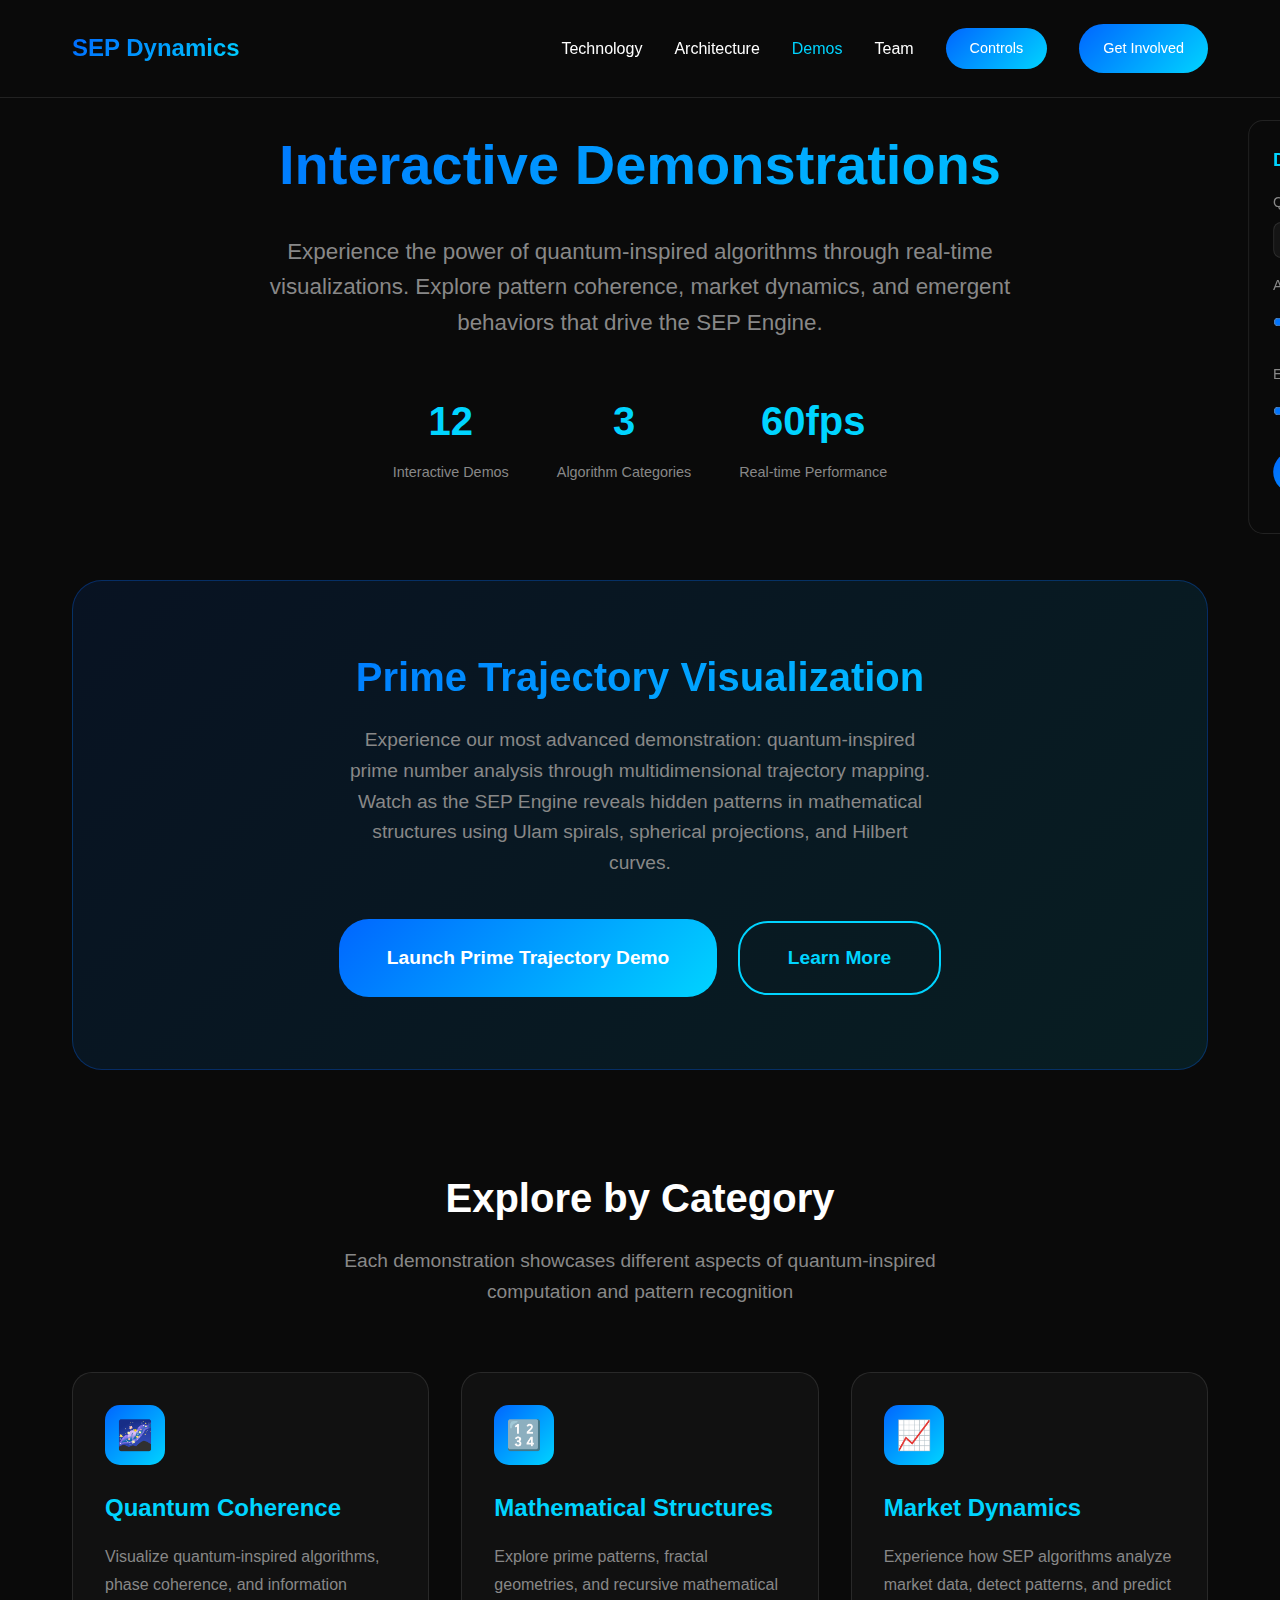
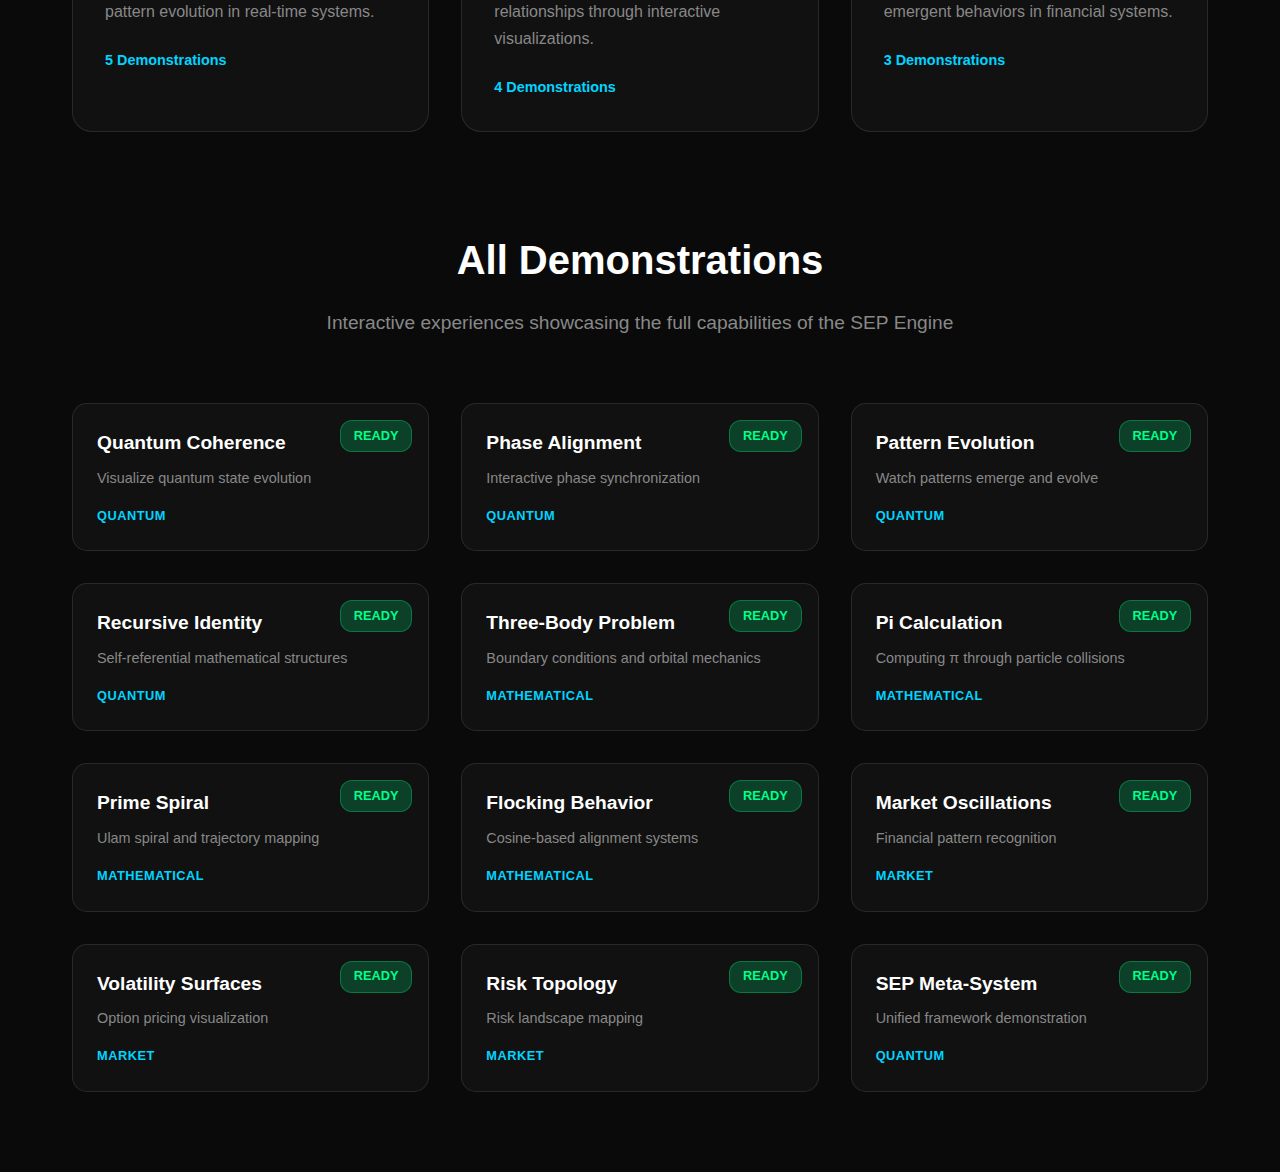
<file: demos.html>
<!DOCTYPE html>
<html lang="en">
<head>
    <meta charset="UTF-8">
    <meta name="viewport" content="width=device-width, initial-scale=1.0">
    <title>Interactive Demos - SEP Dynamics</title>
    <meta name="description" content="Experience the power of quantum-inspired algorithms through interactive demonstrations of SEP Engine capabilities">
    <style>
        * {
            margin: 0;
            padding: 0;
            box-sizing: border-box;
        }

        :root {
            --primary: #0066ff;
            --secondary: #00d4ff;
            --dark: #0a0a0a;
            --light: #ffffff;
            --gray: #888;
            --gradient: linear-gradient(135deg, var(--primary), var(--secondary));
            --success: #00ff88;
        }

        body {
            font-family: -apple-system, BlinkMacSystemFont, 'Segoe UI', Roboto, sans-serif;
            background: var(--dark);
            color: var(--light);
            overflow-x: hidden;
            line-height: 1.6;
        }

        /* Navigation */
        nav {
            position: fixed;
            top: 0;
            width: 100%;
            backdrop-filter: blur(20px);
            background: rgba(10, 10, 10, 0.8);
            z-index: 1000;
            padding: 1.5rem 0;
            border-bottom: 1px solid rgba(255, 255, 255, 0.1);
        }

        .nav-container {
            max-width: 1200px;
            margin: 0 auto;
            padding: 0 2rem;
            display: flex;
            justify-content: space-between;
            align-items: center;
        }

        .logo {
            font-size: 1.5rem;
            font-weight: bold;
            background: var(--gradient);
            -webkit-background-clip: text;
            -webkit-text-fill-color: transparent;
        }

        .nav-links {
            display: flex;
            gap: 2rem;
            align-items: center;
        }

        .nav-links a {
            color: var(--light);
            text-decoration: none;
            transition: color 0.3s;
        }

        .nav-links a:hover {
            color: var(--secondary);
        }

        .nav-button {
            background: var(--gradient);
            padding: 0.8rem 1.5rem;
            border-radius: 25px;
            color: var(--light) !important;
            text-decoration: none;
            transition: all 0.3s;
            border: none;
            cursor: pointer;
            font-size: 0.9rem;
        }

        .nav-button:hover {
            transform: translateY(-2px);
            box-shadow: 0 10px 25px rgba(0, 102, 255, 0.3);
        }

        /* Main Content */
        .main-content {
            padding-top: 120px;
            padding-bottom: 80px;
        }

        .container {
            max-width: 1200px;
            margin: 0 auto;
            padding: 0 2rem;
        }

        /* Hero Section */
        .hero-section {
            text-align: center;
            margin-bottom: 6rem;
        }

        .hero-section h1 {
            font-size: 3.5rem;
            margin-bottom: 1.5rem;
            background: var(--gradient);
            -webkit-background-clip: text;
            -webkit-text-fill-color: transparent;
        }

        .hero-section .subtitle {
            font-size: 1.4rem;
            color: var(--gray);
            max-width: 800px;
            margin: 0 auto 2rem;
        }

        .hero-stats {
            display: flex;
            justify-content: center;
            gap: 3rem;
            margin-top: 3rem;
        }

        .stat-item {
            text-align: center;
        }

        .stat-value {
            font-size: 2.5rem;
            font-weight: bold;
            color: var(--secondary);
            margin-bottom: 0.5rem;
        }

        .stat-label {
            color: var(--gray);
            font-size: 0.9rem;
        }

        /* Featured Demo Section */
        .featured-demo {
            background: linear-gradient(135deg, rgba(0, 102, 255, 0.1) 0%, rgba(0, 212, 255, 0.1) 100%);
            border: 1px solid rgba(0, 102, 255, 0.3);
            border-radius: 30px;
            padding: 4rem;
            text-align: center;
            margin: 4rem 0;
        }

        .featured-demo h2 {
            font-size: 2.5rem;
            margin-bottom: 1rem;
            background: var(--gradient);
            -webkit-background-clip: text;
            -webkit-text-fill-color: transparent;
        }

        .featured-demo p {
            font-size: 1.2rem;
            color: var(--gray);
            margin-bottom: 2rem;
            max-width: 600px;
            margin-left: auto;
            margin-right: auto;
        }

        .featured-demo-button {
            background: var(--gradient);
            color: var(--light);
            padding: 1.5rem 3rem;
            border: none;
            border-radius: 30px;
            font-size: 1.2rem;
            font-weight: 600;
            cursor: pointer;
            text-decoration: none;
            display: inline-block;
            transition: all 0.3s;
            margin: 0.5rem;
        }

        .featured-demo-button:hover {
            transform: translateY(-3px);
            box-shadow: 0 15px 35px rgba(0, 102, 255, 0.4);
        }

        .featured-demo-button.secondary {
            background: transparent;
            color: var(--secondary);
            border: 2px solid var(--secondary);
        }

        .featured-demo-button.secondary:hover {
            background: var(--secondary);
            color: var(--dark);
        }

        /* Demo Categories */
        .demo-categories {
            margin: 6rem 0;
        }

        .section-header {
            text-align: center;
            margin-bottom: 4rem;
        }

        .section-header h2 {
            font-size: 2.5rem;
            margin-bottom: 1rem;
        }

        .section-header p {
            color: var(--gray);
            font-size: 1.2rem;
            max-width: 700px;
            margin: 0 auto;
        }

        .category-grid {
            display: grid;
            grid-template-columns: repeat(auto-fit, minmax(350px, 1fr));
            gap: 2rem;
            margin-top: 3rem;
        }

        .category-card {
            background: rgba(255, 255, 255, 0.03);
            border: 1px solid rgba(255, 255, 255, 0.1);
            border-radius: 20px;
            padding: 2rem;
            transition: all 0.3s;
            cursor: pointer;
        }

        .category-card:hover {
            transform: translateY(-5px);
            border-color: rgba(0, 102, 255, 0.3);
            background: rgba(0, 102, 255, 0.05);
        }

        .category-icon {
            width: 60px;
            height: 60px;
            background: var(--gradient);
            border-radius: 15px;
            display: flex;
            align-items: center;
            justify-content: center;
            font-size: 1.8rem;
            margin-bottom: 1.5rem;
        }

        .category-card h3 {
            font-size: 1.5rem;
            margin-bottom: 1rem;
            color: var(--secondary);
        }

        .category-card p {
            color: var(--gray);
            line-height: 1.7;
            margin-bottom: 1.5rem;
        }

        .demo-count {
            color: var(--secondary);
            font-size: 0.9rem;
            font-weight: 600;
        }

        /* Demo Grid */
        .demo-grid {
            display: grid;
            grid-template-columns: repeat(auto-fit, minmax(300px, 1fr));
            gap: 2rem;
            margin-top: 3rem;
        }

        .demo-card {
            background: rgba(255, 255, 255, 0.03);
            border: 1px solid rgba(255, 255, 255, 0.1);
            border-radius: 15px;
            padding: 1.5rem;
            transition: all 0.3s;
            cursor: pointer;
            position: relative;
        }

        .demo-card:hover {
            transform: translateY(-3px);
            border-color: rgba(0, 102, 255, 0.3);
            background: rgba(0, 102, 255, 0.05);
        }

        .demo-status {
            position: absolute;
            top: 1rem;
            right: 1rem;
            padding: 0.3rem 0.8rem;
            border-radius: 12px;
            font-size: 0.8rem;
            font-weight: 600;
        }

        .demo-status.ready {
            background: rgba(0, 255, 136, 0.2);
            color: var(--success);
            border: 1px solid rgba(0, 255, 136, 0.3);
        }

        .demo-status.beta {
            background: rgba(255, 187, 0, 0.2);
            color: #ffbb00;
            border: 1px solid rgba(255, 187, 0, 0.3);
        }

        .demo-status.dev {
            background: rgba(255, 68, 68, 0.2);
            color: #ff4444;
            border: 1px solid rgba(255, 68, 68, 0.3);
        }

        .demo-card h4 {
            font-size: 1.2rem;
            margin-bottom: 0.5rem;
            color: var(--light);
        }

        .demo-card .demo-description {
            color: var(--gray);
            font-size: 0.9rem;
            margin-bottom: 1rem;
        }

        .demo-card .demo-type {
            color: var(--secondary);
            font-size: 0.8rem;
            font-weight: 600;
            text-transform: uppercase;
            letter-spacing: 0.5px;
        }

        /* Controls Panel */
        .controls-panel {
            position: fixed;
            top: 120px;
            right: 2rem;
            background: rgba(10, 10, 10, 0.9);
            border: 1px solid rgba(255, 255, 255, 0.1);
            border-radius: 15px;
            padding: 1.5rem;
            backdrop-filter: blur(20px);
            z-index: 500;
            transform: translateX(100%);
            transition: transform 0.3s;
        }

        .controls-panel.active {
            transform: translateX(0);
        }

        .controls-panel h3 {
            margin-bottom: 1rem;
            color: var(--secondary);
        }

        .control-group {
            margin-bottom: 1rem;
        }

        .control-group label {
            display: block;
            margin-bottom: 0.5rem;
            color: var(--gray);
            font-size: 0.9rem;
        }

        .control-group input,
        .control-group select {
            width: 100%;
            padding: 0.5rem;
            background: rgba(255, 255, 255, 0.05);
            border: 1px solid rgba(255, 255, 255, 0.1);
            border-radius: 8px;
            color: var(--light);
            font-size: 0.9rem;
        }

        /* Loading Screen */
        .loading-screen {
            position: fixed;
            top: 0;
            left: 0;
            width: 100%;
            height: 100%;
            background: var(--dark);
            display: flex;
            align-items: center;
            justify-content: center;
            z-index: 2000;
            opacity: 0;
            visibility: hidden;
            transition: all 0.3s;
        }

        .loading-screen.active {
            opacity: 1;
            visibility: visible;
        }

        .loading-content {
            text-align: center;
        }

        .loading-spinner {
            width: 60px;
            height: 60px;
            border: 3px solid rgba(0, 102, 255, 0.3);
            border-radius: 50%;
            border-top-color: var(--secondary);
            animation: spin 1s ease-in-out infinite;
            margin: 0 auto 1rem;
        }

        @keyframes spin {
            to { transform: rotate(360deg); }
        }

        /* Responsive Design */
        @media (max-width: 768px) {
            .nav-links {
                display: none;
            }
            
            .hero-section h1 {
                font-size: 2.5rem;
            }
            
            .hero-stats {
                flex-direction: column;
                gap: 2rem;
            }

            .category-grid,
            .demo-grid {
                grid-template-columns: 1fr;
            }

            .featured-demo {
                padding: 2rem;
            }

            .controls-panel {
                right: 1rem;
                left: 1rem;
                transform: translateY(-100%);
            }

            .controls-panel.active {
                transform: translateY(0);
            }
        }
    </style>
</head>
<body>
    <!-- Loading Screen -->
    <div class="loading-screen" id="loadingScreen">
        <div class="loading-content">
            <div class="loading-spinner"></div>
            <p>Loading SEP Dynamics...</p>
        </div>
    </div>

    <!-- Navigation -->
    <nav>
        <div class="nav-container">
            <div class="logo">SEP Dynamics</div>
            <div class="nav-links">
                <a href="index.html#technology">Technology</a>
                <a href="architecture.html">Architecture</a>
                <a href="demos.html" style="color: var(--secondary);">Demos</a>
                <a href="index.html#team">Team</a>
                <button class="nav-button" id="controlsToggle">Controls</button>
                <a href="get-involved.html" class="nav-button">Get Involved</a>
            </div>
        </div>
    </nav>

    <!-- Main Content -->
    <main class="main-content">
        <div class="container">
            <!-- Hero Section -->
            <section class="hero-section">
                <h1>Interactive Demonstrations</h1>
                <p class="subtitle">
                    Experience the power of quantum-inspired algorithms through real-time visualizations. 
                    Explore pattern coherence, market dynamics, and emergent behaviors that drive the SEP Engine.
                </p>
                
                <div class="hero-stats">
                    <div class="stat-item">
                        <div class="stat-value">12</div>
                        <div class="stat-label">Interactive Demos</div>
                    </div>
                    <div class="stat-item">
                        <div class="stat-value">3</div>
                        <div class="stat-label">Algorithm Categories</div>
                    </div>
                    <div class="stat-item">
                        <div class="stat-value">60fps</div>
                        <div class="stat-label">Real-time Performance</div>
                    </div>
                </div>
            </section>

            <!-- Featured Demo -->
            <section class="featured-demo">
                <h2>Prime Trajectory Visualization</h2>
                <p>
                    Experience our most advanced demonstration: quantum-inspired prime number analysis through 
                    multidimensional trajectory mapping. Watch as the SEP Engine reveals hidden patterns in 
                    mathematical structures using Ulam spirals, spherical projections, and Hilbert curves.
                </p>
                <a href="assets/js/demos/demo_runner.html?scene=7" class="featured-demo-button">
                    Launch Prime Trajectory Demo
                </a>
                <button class="featured-demo-button secondary" onclick="showDemoInfo('prime-trajectory')">
                    Learn More
                </button>
            </section>

            <!-- Demo Categories -->
            <section class="demo-categories">
                <div class="section-header">
                    <h2>Explore by Category</h2>
                    <p>Each demonstration showcases different aspects of quantum-inspired computation and pattern recognition</p>
                </div>

                <div class="category-grid">
                    <div class="category-card" onclick="filterDemos('quantum')">
                        <div class="category-icon">🌌</div>
                        <h3>Quantum Coherence</h3>
                        <p>Visualize quantum-inspired algorithms, phase coherence, and information pattern evolution in real-time systems.</p>
                        <div class="demo-count">5 Demonstrations</div>
                    </div>

                    <div class="category-card" onclick="filterDemos('mathematical')">
                        <div class="category-icon">🔢</div>
                        <h3>Mathematical Structures</h3>
                        <p>Explore prime patterns, fractal geometries, and recursive mathematical relationships through interactive visualizations.</p>
                        <div class="demo-count">4 Demonstrations</div>
                    </div>

                    <div class="category-card" onclick="filterDemos('market')">
                        <div class="category-icon">📈</div>
                        <h3>Market Dynamics</h3>
                        <p>Experience how SEP algorithms analyze market data, detect patterns, and predict emergent behaviors in financial systems.</p>
                        <div class="demo-count">3 Demonstrations</div>
                    </div>
                </div>
            </section>

            <!-- Demo Grid -->
            <section>
                <div class="section-header">
                    <h2>All Demonstrations</h2>
                    <p>Interactive experiences showcasing the full capabilities of the SEP Engine</p>
                </div>

                <div class="demo-grid" id="demoGrid">
                    <!-- Demos will be populated by JavaScript -->
                </div>
            </section>
        </div>
    </main>

    <!-- Controls Panel -->
    <div class="controls-panel" id="controlsPanel">
        <h3>Demo Controls</h3>
        
        <div class="control-group">
            <label for="qualitySelect">Quality</label>
            <select id="qualitySelect">
                <option value="low">Low</option>
                <option value="medium" selected>Medium</option>
                <option value="high">High</option>
                <option value="ultra">Ultra</option>
            </select>
        </div>

        <div class="control-group">
            <label for="speedSlider">Animation Speed</label>
            <input type="range" id="speedSlider" min="0.1" max="3" step="0.1" value="1">
        </div>

        <div class="control-group">
            <label for="intensitySlider">Effect Intensity</label>
            <input type="range" id="intensitySlider" min="10" max="100" step="5" value="50">
        </div>

        <div class="control-group">
            <button class="nav-button" onclick="resetAllControls()">Reset to Default</button>
        </div>
    </div>

    <script>
        // Demo Configuration
        const DEMO_CONFIG = {
            1: { name: "Quantum Coherence", description: "Visualize quantum state evolution", type: "quantum", status: "ready" },
            2: { name: "Phase Alignment", description: "Interactive phase synchronization", type: "quantum", status: "ready" },
            3: { name: "Pattern Evolution", description: "Watch patterns emerge and evolve", type: "quantum", status: "ready" },
            4: { name: "Recursive Identity", description: "Self-referential mathematical structures", type: "quantum", status: "ready" },
            5: { name: "Three-Body Problem", description: "Boundary conditions and orbital mechanics", type: "mathematical", status: "ready" },
            6: { name: "Pi Calculation", description: "Computing π through particle collisions", type: "mathematical", status: "ready" },
            7: { name: "Prime Spiral", description: "Ulam spiral and trajectory mapping", type: "mathematical", status: "ready" },
            8: { name: "Flocking Behavior", description: "Cosine-based alignment systems", type: "mathematical", status: "ready" },
            9: { name: "Market Oscillations", description: "Financial pattern recognition", type: "market", status: "ready" },
            10: { name: "Volatility Surfaces", description: "Option pricing visualization", type: "market", status: "ready" },
            11: { name: "Risk Topology", description: "Risk landscape mapping", type: "market", status: "ready" },
            12: { name: "SEP Meta-System", description: "Unified framework demonstration", type: "quantum", status: "ready" }
        };

        // Initialize page
        document.addEventListener('DOMContentLoaded', function() {
            hideLoading();
            populateDemoGrid();
            setupEventListeners();
        });

        function populateDemoGrid() {
            const demoGrid = document.getElementById('demoGrid');
            
            Object.entries(DEMO_CONFIG).forEach(([id, demo]) => {
                const demoCard = document.createElement('div');
                demoCard.className = 'demo-card';
                demoCard.onclick = () => loadDemo(id);
                
                demoCard.innerHTML = `
                    <div class="demo-status ${demo.status}">${demo.status.toUpperCase()}</div>
                    <h4>${demo.name}</h4>
                    <p class="demo-description">${demo.description}</p>
                    <div class="demo-type">${demo.type}</div>
                `;
                
                demoGrid.appendChild(demoCard);
            });
        }

        function setupEventListeners() {
            document.getElementById('controlsToggle').addEventListener('click', toggleControls);
            document.getElementById('qualitySelect').addEventListener('change', updateQuality);
            document.getElementById('speedSlider').addEventListener('input', updateSpeed);
            document.getElementById('intensitySlider').addEventListener('input', updateIntensity);
        }

        function toggleControls() {
            const panel = document.getElementById('controlsPanel');
            panel.classList.toggle('active');
        }

        function showLoading() {
            document.getElementById('loadingScreen').classList.add('active');
        }

        function hideLoading() {
            document.getElementById('loadingScreen').classList.remove('active');
        }

        function loadDemo(demoId) {
            const demo = DEMO_CONFIG[demoId];
            if (!demo) return;

            if (demo.status === 'ready') {
                showLoading();
                setTimeout(() => {
                    window.location.href = `assets/js/demos/demo_runner.html?scene=${demoId}`;
                }, 1000);
            }
        }

        function filterDemos(category) {
            const demoCards = document.querySelectorAll('.demo-card');
            demoCards.forEach(card => {
                const demoType = card.querySelector('.demo-type').textContent.toLowerCase();
                if (category === 'all' || demoType === category) {
                    card.style.display = 'block';
                } else {
                    card.style.display = 'none';
                }
            });
        }

        function showDemoInfo(demoType) {
            const info = {
                'prime-trajectory': 'The Prime Trajectory Visualization demonstrates quantum-inspired analysis of prime number patterns through multidimensional space. Features include Ulam spiral mapping, spherical projections, and Hilbert curve transformations.'
            };
            
            alert(info[demoType] || 'Demo information coming soon!');
        }

        function updateQuality(e) {
            console.log('Quality updated:', e.target.value);
        }

        function updateSpeed(e) {
            console.log('Speed updated:', e.target.value);
        }

        function updateIntensity(e) {
            console.log('Intensity updated:', e.target.value);
        }

        function resetAllControls() {
            document.getElementById('qualitySelect').value = 'medium';
            document.getElementById('speedSlider').value = '1';
            document.getElementById('intensitySlider').value = '50';
            console.log('Controls reset to default');
        }
    </script>
</body>
</html>
</file>
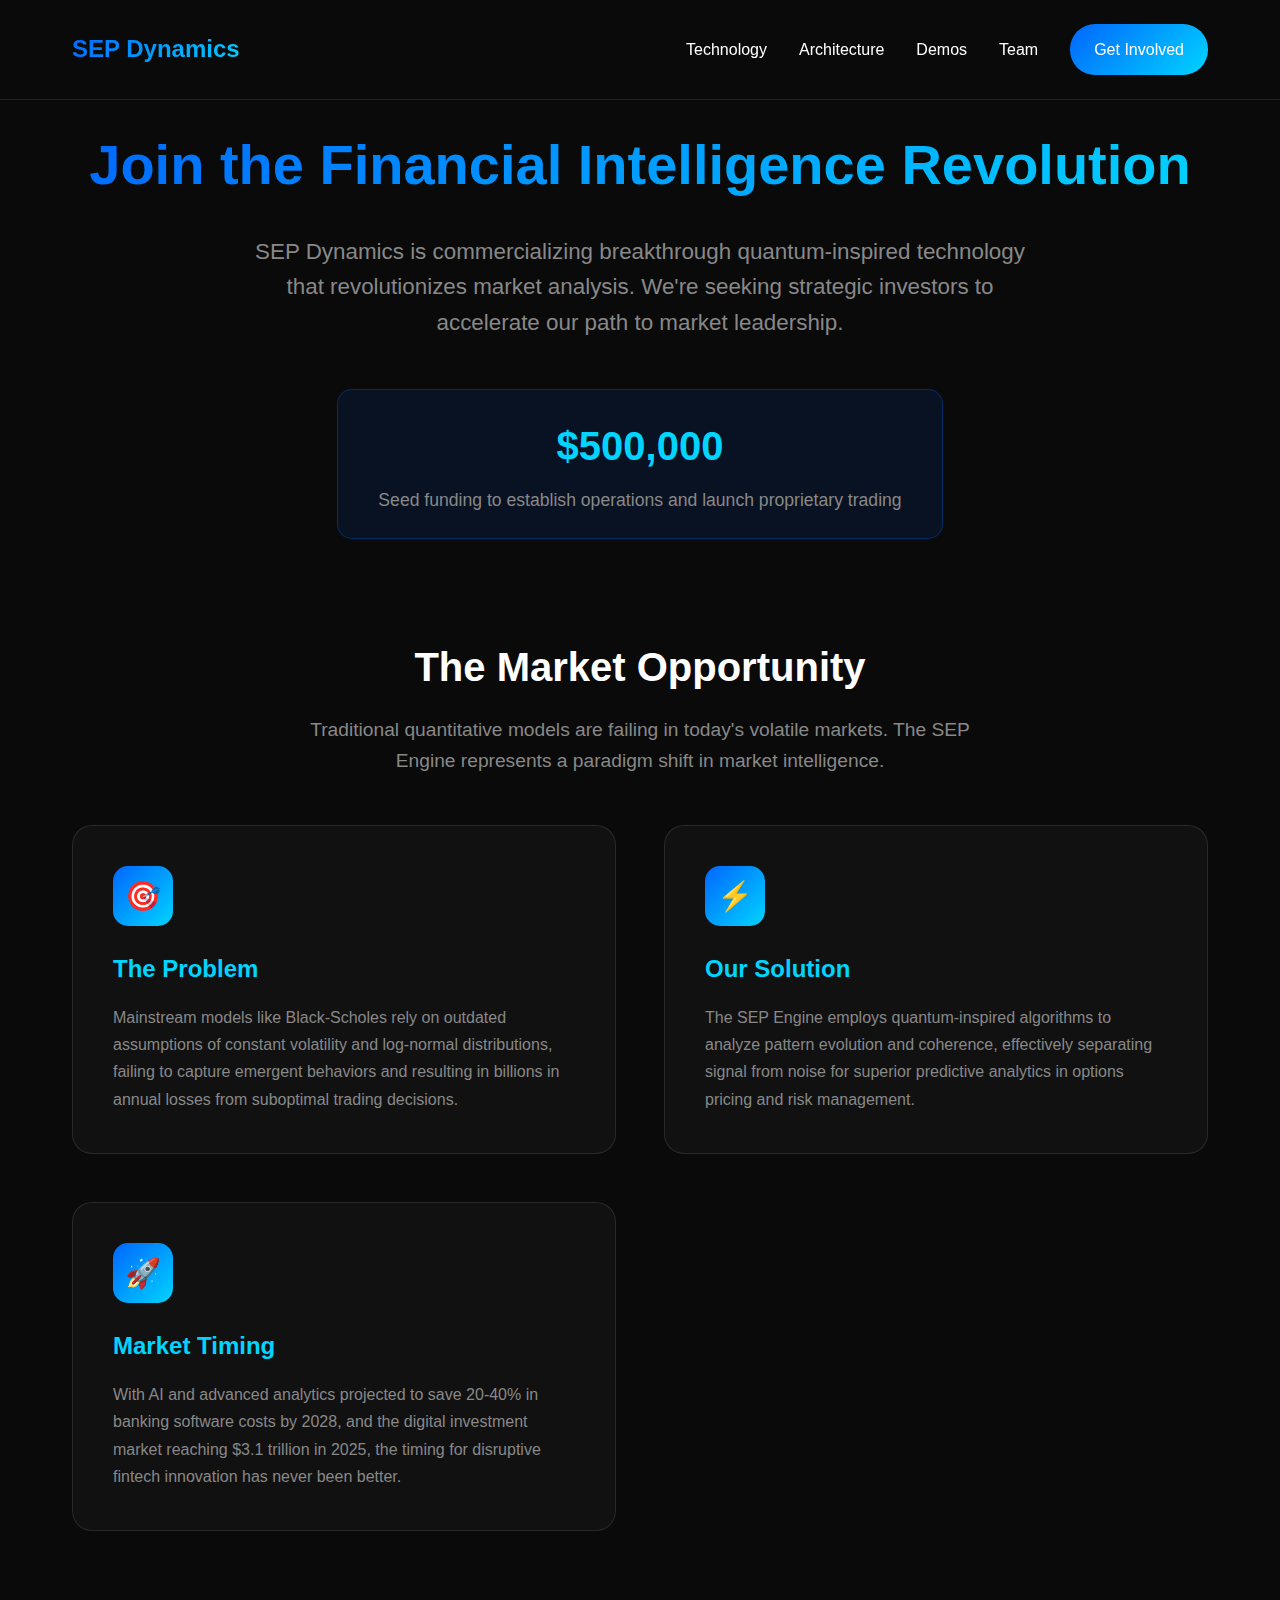
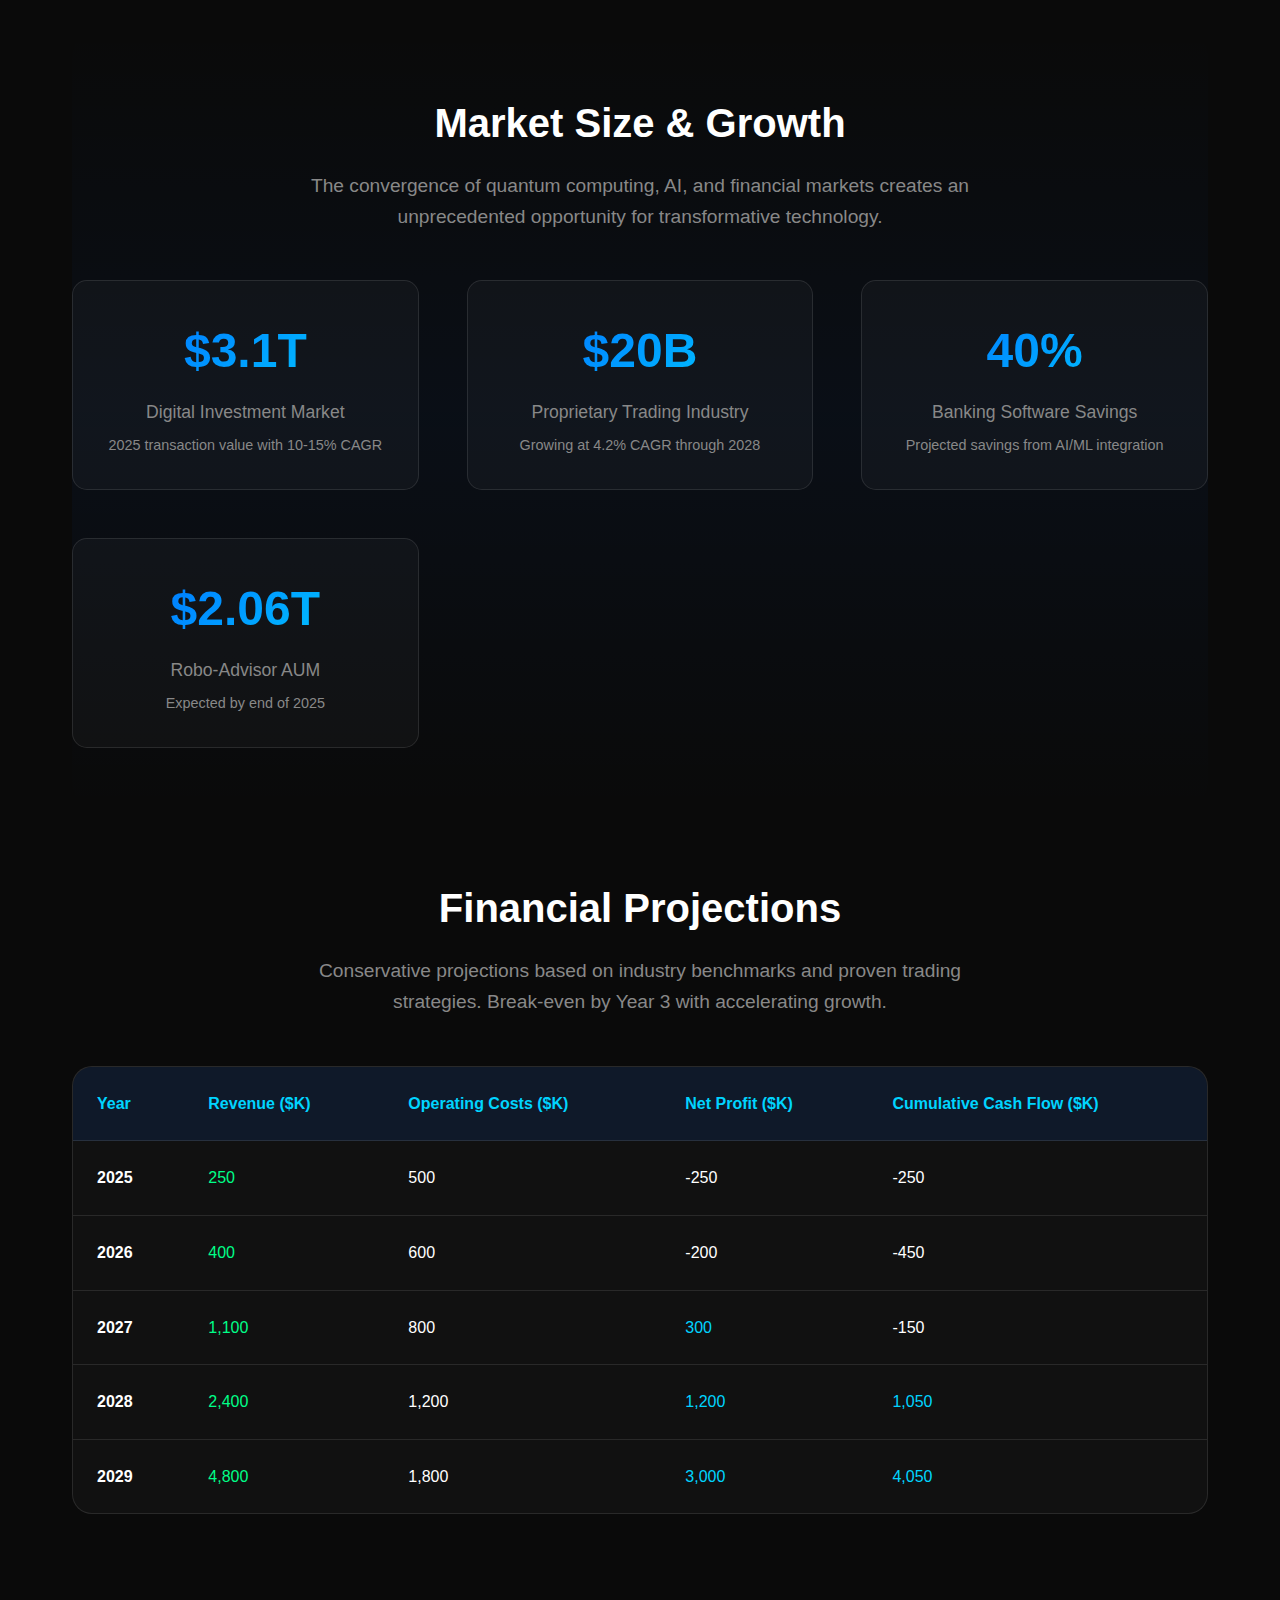
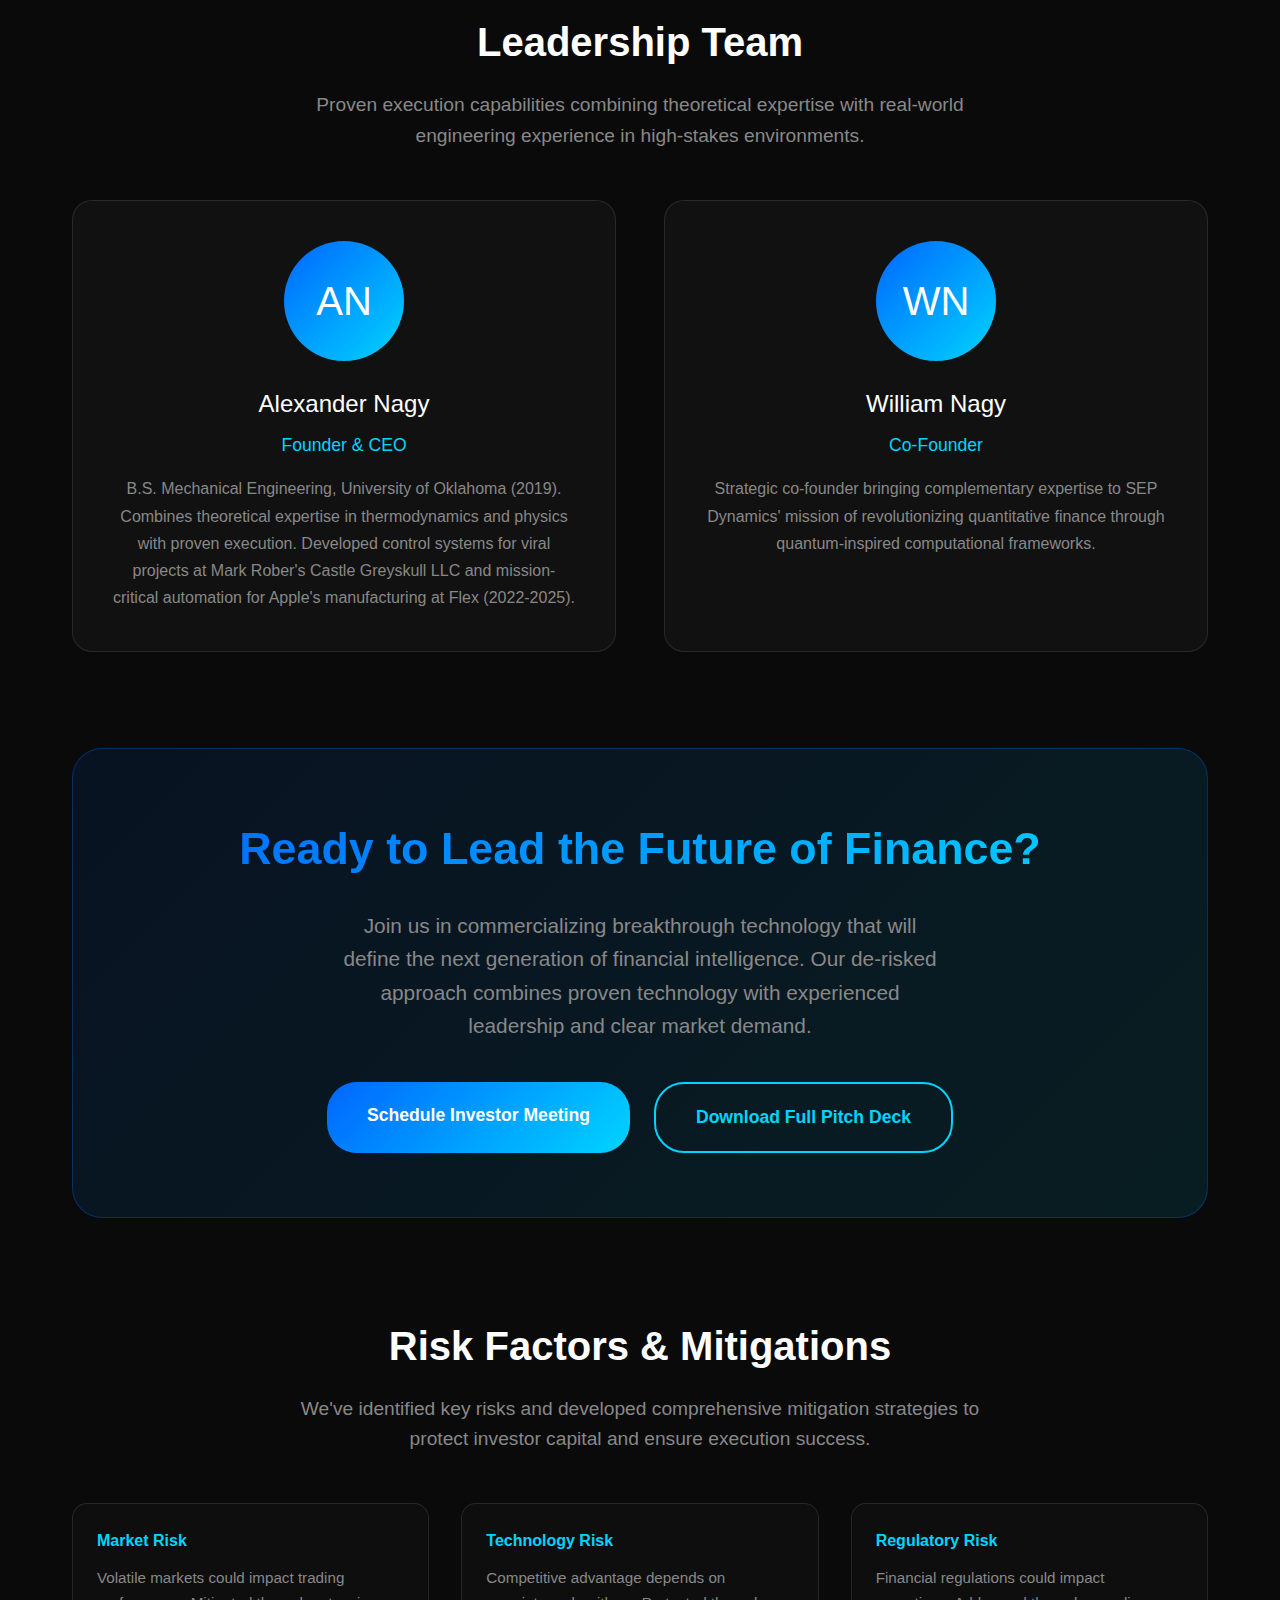
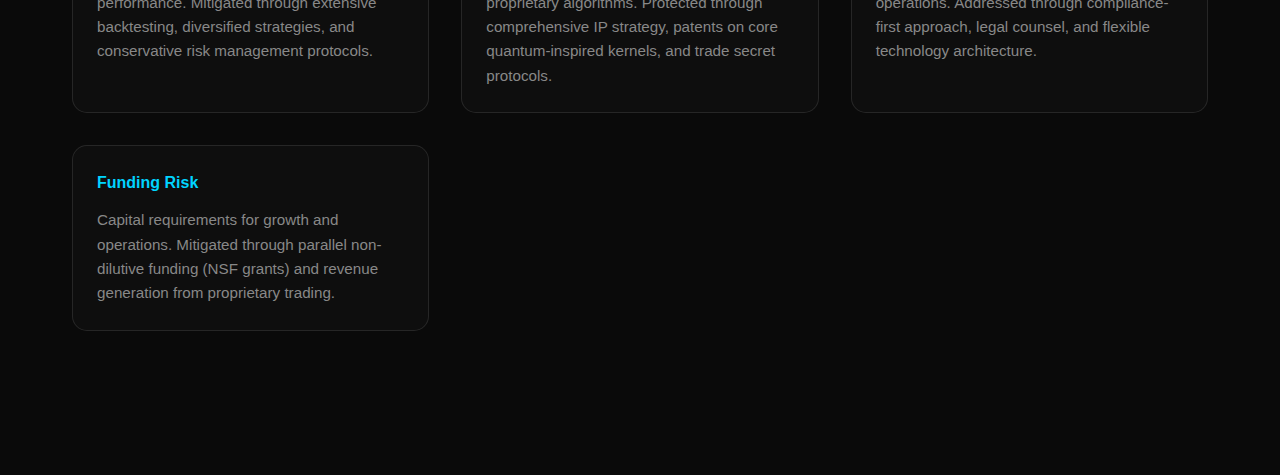
<file: get-involved.html>
<!DOCTYPE html>
<html lang="en">
<head>
    <meta charset="UTF-8">
    <meta name="viewport" content="width=device-width, initial-scale=1.0">
    <title>Get Involved - SEP Dynamics</title>
    <style>
        * {
            margin: 0;
            padding: 0;
            box-sizing: border-box;
        }

        :root {
            --primary: #0066ff;
            --secondary: #00d4ff;
            --dark: #0a0a0a;
            --light: #ffffff;
            --gray: #888;
            --gradient: linear-gradient(135deg, var(--primary), var(--secondary));
        }

        body {
            font-family: -apple-system, BlinkMacSystemFont, 'Segoe UI', Roboto, sans-serif;
            background: var(--dark);
            color: var(--light);
            overflow-x: hidden;
            line-height: 1.6;
        }

        /* Navigation */
        nav {
            position: fixed;
            top: 0;
            width: 100%;
            backdrop-filter: blur(20px);
            background: rgba(10, 10, 10, 0.8);
            z-index: 1000;
            padding: 1.5rem 0;
            border-bottom: 1px solid rgba(255, 255, 255, 0.1);
        }

        .nav-container {
            max-width: 1200px;
            margin: 0 auto;
            padding: 0 2rem;
            display: flex;
            justify-content: space-between;
            align-items: center;
        }

        .logo {
            font-size: 1.5rem;
            font-weight: bold;
            background: var(--gradient);
            -webkit-background-clip: text;
            -webkit-text-fill-color: transparent;
        }

        .nav-links {
            display: flex;
            gap: 2rem;
            align-items: center;
        }

        .nav-links a {
            color: var(--light);
            text-decoration: none;
            transition: color 0.3s;
        }

        .nav-links a:hover {
            color: var(--secondary);
        }

        .cta-button {
            background: var(--gradient);
            padding: 0.8rem 1.5rem;
            border-radius: 25px;
            color: var(--light) !important;
            text-decoration: none;
            transition: all 0.3s;
        }

        .cta-button:hover {
            transform: translateY(-2px);
            box-shadow: 0 10px 25px rgba(0, 102, 255, 0.3);
        }

        /* Main Content */
        .main-content {
            padding-top: 120px;
            padding-bottom: 80px;
        }

        .container {
            max-width: 1200px;
            margin: 0 auto;
            padding: 0 2rem;
        }

        /* Hero Section */
        .hero-section {
            text-align: center;
            margin-bottom: 6rem;
        }

        .hero-section h1 {
            font-size: 3.5rem;
            margin-bottom: 1.5rem;
            background: var(--gradient);
            -webkit-background-clip: text;
            -webkit-text-fill-color: transparent;
        }

        .hero-section .subtitle {
            font-size: 1.4rem;
            color: var(--gray);
            max-width: 800px;
            margin: 0 auto 2rem;
        }

        .funding-highlight {
            display: inline-block;
            background: rgba(0, 102, 255, 0.1);
            border: 1px solid rgba(0, 102, 255, 0.3);
            border-radius: 15px;
            padding: 1.5rem 2.5rem;
            margin-top: 1rem;
        }

        .funding-amount {
            font-size: 2.5rem;
            font-weight: bold;
            color: var(--secondary);
            margin-bottom: 0.5rem;
        }

        .funding-description {
            color: var(--gray);
            font-size: 1.1rem;
        }

        /* Section Headers */
        .section-header {
            margin-bottom: 3rem;
        }

        .section-header h2 {
            font-size: 2.5rem;
            margin-bottom: 1rem;
            text-align: center;
        }

        .section-header p {
            color: var(--gray);
            font-size: 1.2rem;
            text-align: center;
            max-width: 700px;
            margin: 0 auto;
        }

        /* Opportunity Section */
        .opportunity-grid {
            display: grid;
            grid-template-columns: repeat(auto-fit, minmax(350px, 1fr));
            gap: 3rem;
            margin-bottom: 6rem;
        }

        .opportunity-card {
            background: rgba(255, 255, 255, 0.03);
            border: 1px solid rgba(255, 255, 255, 0.1);
            border-radius: 20px;
            padding: 2.5rem;
            transition: all 0.3s;
        }

        .opportunity-card:hover {
            transform: translateY(-5px);
            border-color: rgba(0, 102, 255, 0.3);
            background: rgba(0, 102, 255, 0.05);
        }

        .card-icon {
            width: 60px;
            height: 60px;
            background: var(--gradient);
            border-radius: 15px;
            display: flex;
            align-items: center;
            justify-content: center;
            font-size: 1.8rem;
            margin-bottom: 1.5rem;
        }

        .opportunity-card h3 {
            font-size: 1.5rem;
            margin-bottom: 1rem;
            color: var(--secondary);
        }

        .opportunity-card p {
            color: var(--gray);
            line-height: 1.7;
        }

        /* Market Metrics */
        .metrics-section {
            background: linear-gradient(180deg, transparent 0%, rgba(0, 102, 255, 0.05) 50%, transparent 100%);
            padding: 4rem 0;
            margin: 4rem 0;
            border-radius: 30px;
        }

        .metrics-grid {
            display: grid;
            grid-template-columns: repeat(auto-fit, minmax(250px, 1fr));
            gap: 3rem;
        }

        .metric-card {
            text-align: center;
            background: rgba(255, 255, 255, 0.03);
            border: 1px solid rgba(255, 255, 255, 0.1);
            border-radius: 15px;
            padding: 2rem;
        }

        .metric-value {
            font-size: 3rem;
            font-weight: bold;
            background: var(--gradient);
            -webkit-background-clip: text;
            -webkit-text-fill-color: transparent;
            margin-bottom: 0.5rem;
        }

        .metric-label {
            color: var(--gray);
            font-size: 1.1rem;
            margin-bottom: 0.5rem;
        }

        .metric-description {
            color: var(--gray);
            font-size: 0.9rem;
        }

        /* Financial Projections */
        .projections-table {
            background: rgba(255, 255, 255, 0.03);
            border: 1px solid rgba(255, 255, 255, 0.1);
            border-radius: 20px;
            overflow: hidden;
            margin: 3rem 0;
        }

        .projections-table table {
            width: 100%;
            border-collapse: collapse;
        }

        .projections-table th,
        .projections-table td {
            padding: 1.5rem;
            text-align: left;
            border-bottom: 1px solid rgba(255, 255, 255, 0.1);
        }

        .projections-table th {
            background: rgba(0, 102, 255, 0.1);
            color: var(--secondary);
            font-weight: 600;
        }

        .projections-table tr:last-child td {
            border-bottom: none;
        }

        .projections-table .year {
            color: var(--light);
            font-weight: 600;
        }

        .projections-table .revenue {
            color: #00ff88;
        }

        .projections-table .profit {
            color: var(--secondary);
        }

        /* Team Section */
        .team-section {
            margin: 6rem 0;
        }

        .team-grid {
            display: grid;
            grid-template-columns: repeat(auto-fit, minmax(400px, 1fr));
            gap: 3rem;
            margin-top: 3rem;
        }

        .team-card {
            background: rgba(255, 255, 255, 0.03);
            border: 1px solid rgba(255, 255, 255, 0.1);
            border-radius: 20px;
            padding: 2.5rem;
            text-align: center;
        }

        .team-avatar {
            width: 120px;
            height: 120px;
            background: var(--gradient);
            border-radius: 50%;
            display: flex;
            align-items: center;
            justify-content: center;
            font-size: 2.5rem;
            color: var(--light);
            margin: 0 auto 1.5rem;
        }

        .team-name {
            font-size: 1.5rem;
            margin-bottom: 0.5rem;
        }

        .team-title {
            color: var(--secondary);
            margin-bottom: 1rem;
            font-size: 1.1rem;
        }

        .team-bio {
            color: var(--gray);
            line-height: 1.7;
        }

        /* Investment CTA */
        .investment-cta {
            background: linear-gradient(135deg, rgba(0, 102, 255, 0.1) 0%, rgba(0, 212, 255, 0.1) 100%);
            border: 1px solid rgba(0, 102, 255, 0.3);
            border-radius: 30px;
            padding: 4rem;
            text-align: center;
            margin: 6rem 0;
        }

        .investment-cta h2 {
            font-size: 2.8rem;
            margin-bottom: 1.5rem;
            background: var(--gradient);
            -webkit-background-clip: text;
            -webkit-text-fill-color: transparent;
        }

        .investment-cta p {
            font-size: 1.3rem;
            color: var(--gray);
            margin-bottom: 2.5rem;
            max-width: 600px;
            margin-left: auto;
            margin-right: auto;
        }

        .cta-buttons {
            display: flex;
            gap: 1.5rem;
            justify-content: center;
            flex-wrap: wrap;
        }

        .primary-button {
            background: var(--gradient);
            color: var(--light);
            padding: 1.2rem 2.5rem;
            border: none;
            border-radius: 30px;
            font-size: 1.1rem;
            font-weight: 600;
            cursor: pointer;
            text-decoration: none;
            display: inline-block;
            transition: all 0.3s;
        }

        .primary-button:hover {
            transform: translateY(-3px);
            box-shadow: 0 15px 35px rgba(0, 102, 255, 0.4);
        }

        .secondary-button {
            background: transparent;
            color: var(--secondary);
            padding: 1.2rem 2.5rem;
            border: 2px solid var(--secondary);
            border-radius: 30px;
            font-size: 1.1rem;
            font-weight: 600;
            cursor: pointer;
            text-decoration: none;
            display: inline-block;
            transition: all 0.3s;
        }

        .secondary-button:hover {
            background: var(--secondary);
            color: var(--dark);
            transform: translateY(-3px);
        }

        /* Risk Factors */
        .risk-section {
            margin: 4rem 0;
        }

        .risk-list {
            display: grid;
            grid-template-columns: repeat(auto-fit, minmax(300px, 1fr));
            gap: 2rem;
            margin-top: 2rem;
        }

        .risk-item {
            background: rgba(255, 255, 255, 0.02);
            border: 1px solid rgba(255, 255, 255, 0.1);
            border-radius: 15px;
            padding: 1.5rem;
        }

        .risk-item h4 {
            color: var(--secondary);
            margin-bottom: 0.8rem;
        }

        .risk-item p {
            color: var(--gray);
            font-size: 0.95rem;
        }

        /* Responsive Design */
        @media (max-width: 768px) {
            .nav-links {
                display: none;
            }
            
            .hero-section h1 {
                font-size: 2.5rem;
            }
            
            .section-header h2 {
                font-size: 2rem;
            }

            .opportunity-grid,
            .metrics-grid,
            .team-grid {
                grid-template-columns: 1fr;
            }

            .cta-buttons {
                flex-direction: column;
                align-items: center;
            }

            .projections-table {
                overflow-x: auto;
            }
        }
    </style>
</head>
<body>
    <!-- Navigation -->
    <nav>
        <div class="nav-container">
            <div class="logo">SEP Dynamics</div>
            <div class="nav-links">
                <a href="index.html#technology">Technology</a>
                <a href="architecture.html">Architecture</a>
                <a href="demos.html">Demos</a>
                <a href="index.html#team">Team</a>
                <a href="get-involved.html" class="cta-button">Get Involved</a>
            </div>
        </div>
    </nav>

    <!-- Main Content -->
    <main class="main-content">
        <div class="container">
            <!-- Hero Section -->
            <section class="hero-section">
                <h1>Join the Financial Intelligence Revolution</h1>
                <p class="subtitle">
                    SEP Dynamics is commercializing breakthrough quantum-inspired technology that revolutionizes market analysis. 
                    We're seeking strategic investors to accelerate our path to market leadership.
                </p>
                <div class="funding-highlight">
                    <div class="funding-amount">$500,000</div>
                    <div class="funding-description">Seed funding to establish operations and launch proprietary trading</div>
                </div>
            </section>

            <!-- Market Opportunity -->
            <section>
                <div class="section-header">
                    <h2>The Market Opportunity</h2>
                    <p>Traditional quantitative models are failing in today's volatile markets. The SEP Engine represents a paradigm shift in market intelligence.</p>
                </div>

                <div class="opportunity-grid">
                    <div class="opportunity-card">
                        <div class="card-icon">🎯</div>
                        <h3>The Problem</h3>
                        <p>Mainstream models like Black-Scholes rely on outdated assumptions of constant volatility and log-normal distributions, failing to capture emergent behaviors and resulting in billions in annual losses from suboptimal trading decisions.</p>
                    </div>

                    <div class="opportunity-card">
                        <div class="card-icon">⚡</div>
                        <h3>Our Solution</h3>
                        <p>The SEP Engine employs quantum-inspired algorithms to analyze pattern evolution and coherence, effectively separating signal from noise for superior predictive analytics in options pricing and risk management.</p>
                    </div>

                    <div class="opportunity-card">
                        <div class="card-icon">🚀</div>
                        <h3>Market Timing</h3>
                        <p>With AI and advanced analytics projected to save 20-40% in banking software costs by 2028, and the digital investment market reaching $3.1 trillion in 2025, the timing for disruptive fintech innovation has never been better.</p>
                    </div>
                </div>
            </section>

            <!-- Market Metrics -->
            <section class="metrics-section">
                <div class="section-header">
                    <h2>Market Size & Growth</h2>
                    <p>The convergence of quantum computing, AI, and financial markets creates an unprecedented opportunity for transformative technology.</p>
                </div>

                <div class="metrics-grid">
                    <div class="metric-card">
                        <div class="metric-value">$3.1T</div>
                        <div class="metric-label">Digital Investment Market</div>
                        <div class="metric-description">2025 transaction value with 10-15% CAGR</div>
                    </div>

                    <div class="metric-card">
                        <div class="metric-value">$20B</div>
                        <div class="metric-label">Proprietary Trading Industry</div>
                        <div class="metric-description">Growing at 4.2% CAGR through 2028</div>
                    </div>

                    <div class="metric-card">
                        <div class="metric-value">40%</div>
                        <div class="metric-label">Banking Software Savings</div>
                        <div class="metric-description">Projected savings from AI/ML integration</div>
                    </div>

                    <div class="metric-card">
                        <div class="metric-value">$2.06T</div>
                        <div class="metric-label">Robo-Advisor AUM</div>
                        <div class="metric-description">Expected by end of 2025</div>
                    </div>
                </div>
            </section>

            <!-- Financial Projections -->
            <section>
                <div class="section-header">
                    <h2>Financial Projections</h2>
                    <p>Conservative projections based on industry benchmarks and proven trading strategies. Break-even by Year 3 with accelerating growth.</p>
                </div>

                <div class="projections-table">
                    <table>
                        <thead>
                            <tr>
                                <th>Year</th>
                                <th>Revenue ($K)</th>
                                <th>Operating Costs ($K)</th>
                                <th>Net Profit ($K)</th>
                                <th>Cumulative Cash Flow ($K)</th>
                            </tr>
                        </thead>
                        <tbody>
                            <tr>
                                <td class="year">2025</td>
                                <td class="revenue">250</td>
                                <td>500</td>
                                <td>-250</td>
                                <td>-250</td>
                            </tr>
                            <tr>
                                <td class="year">2026</td>
                                <td class="revenue">400</td>
                                <td>600</td>
                                <td>-200</td>
                                <td>-450</td>
                            </tr>
                            <tr>
                                <td class="year">2027</td>
                                <td class="revenue">1,100</td>
                                <td>800</td>
                                <td class="profit">300</td>
                                <td>-150</td>
                            </tr>
                            <tr>
                                <td class="year">2028</td>
                                <td class="revenue">2,400</td>
                                <td>1,200</td>
                                <td class="profit">1,200</td>
                                <td class="profit">1,050</td>
                            </tr>
                            <tr>
                                <td class="year">2029</td>
                                <td class="revenue">4,800</td>
                                <td>1,800</td>
                                <td class="profit">3,000</td>
                                <td class="profit">4,050</td>
                            </tr>
                        </tbody>
                    </table>
                </div>
            </section>

            <!-- Leadership Team -->
            <section class="team-section">
                <div class="section-header">
                    <h2>Leadership Team</h2>
                    <p>Proven execution capabilities combining theoretical expertise with real-world engineering experience in high-stakes environments.</p>
                </div>

                <div class="team-grid">
                    <div class="team-card">
                        <div class="team-avatar">AN</div>
                        <div class="team-name">Alexander Nagy</div>
                        <div class="team-title">Founder & CEO</div>
                        <div class="team-bio">
                            B.S. Mechanical Engineering, University of Oklahoma (2019). Combines theoretical expertise in thermodynamics and physics with proven execution. Developed control systems for viral projects at Mark Rober's Castle Greyskull LLC and mission-critical automation for Apple's manufacturing at Flex (2022-2025).
                        </div>
                    </div>

                    <div class="team-card">
                        <div class="team-avatar">WN</div>
                        <div class="team-name">William Nagy</div>
                        <div class="team-title">Co-Founder</div>
                        <div class="team-bio">
                            Strategic co-founder bringing complementary expertise to SEP Dynamics' mission of revolutionizing quantitative finance through quantum-inspired computational frameworks.
                        </div>
                    </div>
                </div>
            </section>

            <!-- Investment CTA -->
            <section class="investment-cta">
                <h2>Ready to Lead the Future of Finance?</h2>
                <p>
                    Join us in commercializing breakthrough technology that will define the next generation of financial intelligence. 
                    Our de-risked approach combines proven technology with experienced leadership and clear market demand.
                </p>
                <div class="cta-buttons">
                    <a href="mailto:alexander@sepdynamics.com" class="primary-button">Schedule Investor Meeting</a>
                    <a href="#" class="secondary-button">Download Full Pitch Deck</a>
                </div>
            </section>

            <!-- Risk Factors -->
            <section class="risk-section">
                <div class="section-header">
                    <h2>Risk Factors & Mitigations</h2>
                    <p>We've identified key risks and developed comprehensive mitigation strategies to protect investor capital and ensure execution success.</p>
                </div>

                <div class="risk-list">
                    <div class="risk-item">
                        <h4>Market Risk</h4>
                        <p>Volatile markets could impact trading performance. Mitigated through extensive backtesting, diversified strategies, and conservative risk management protocols.</p>
                    </div>

                    <div class="risk-item">
                        <h4>Technology Risk</h4>
                        <p>Competitive advantage depends on proprietary algorithms. Protected through comprehensive IP strategy, patents on core quantum-inspired kernels, and trade secret protocols.</p>
                    </div>

                    <div class="risk-item">
                        <h4>Regulatory Risk</h4>
                        <p>Financial regulations could impact operations. Addressed through compliance-first approach, legal counsel, and flexible technology architecture.</p>
                    </div>

                    <div class="risk-item">
                        <h4>Funding Risk</h4>
                        <p>Capital requirements for growth and operations. Mitigated through parallel non-dilutive funding (NSF grants) and revenue generation from proprietary trading.</p>
                    </div>
                </div>
            </section>
        </div>
    </main>
</body>
</html>
</file>
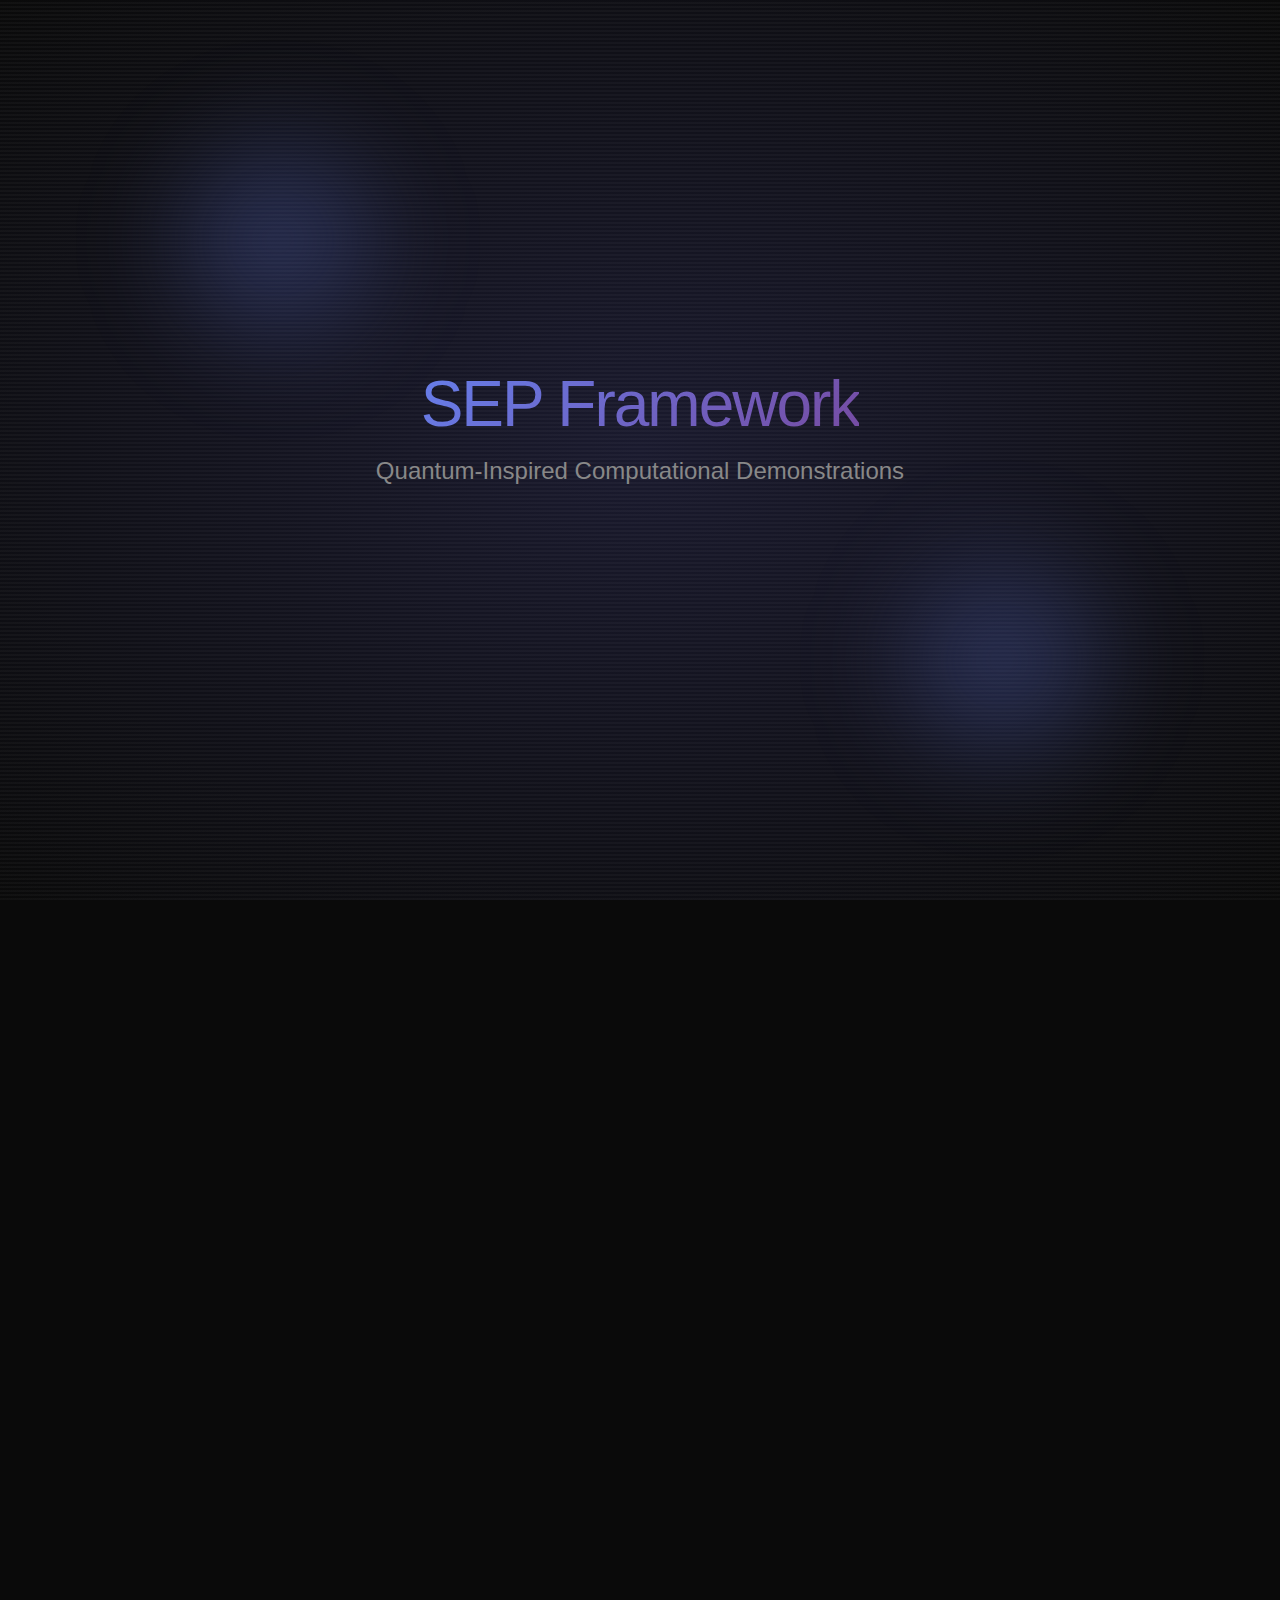
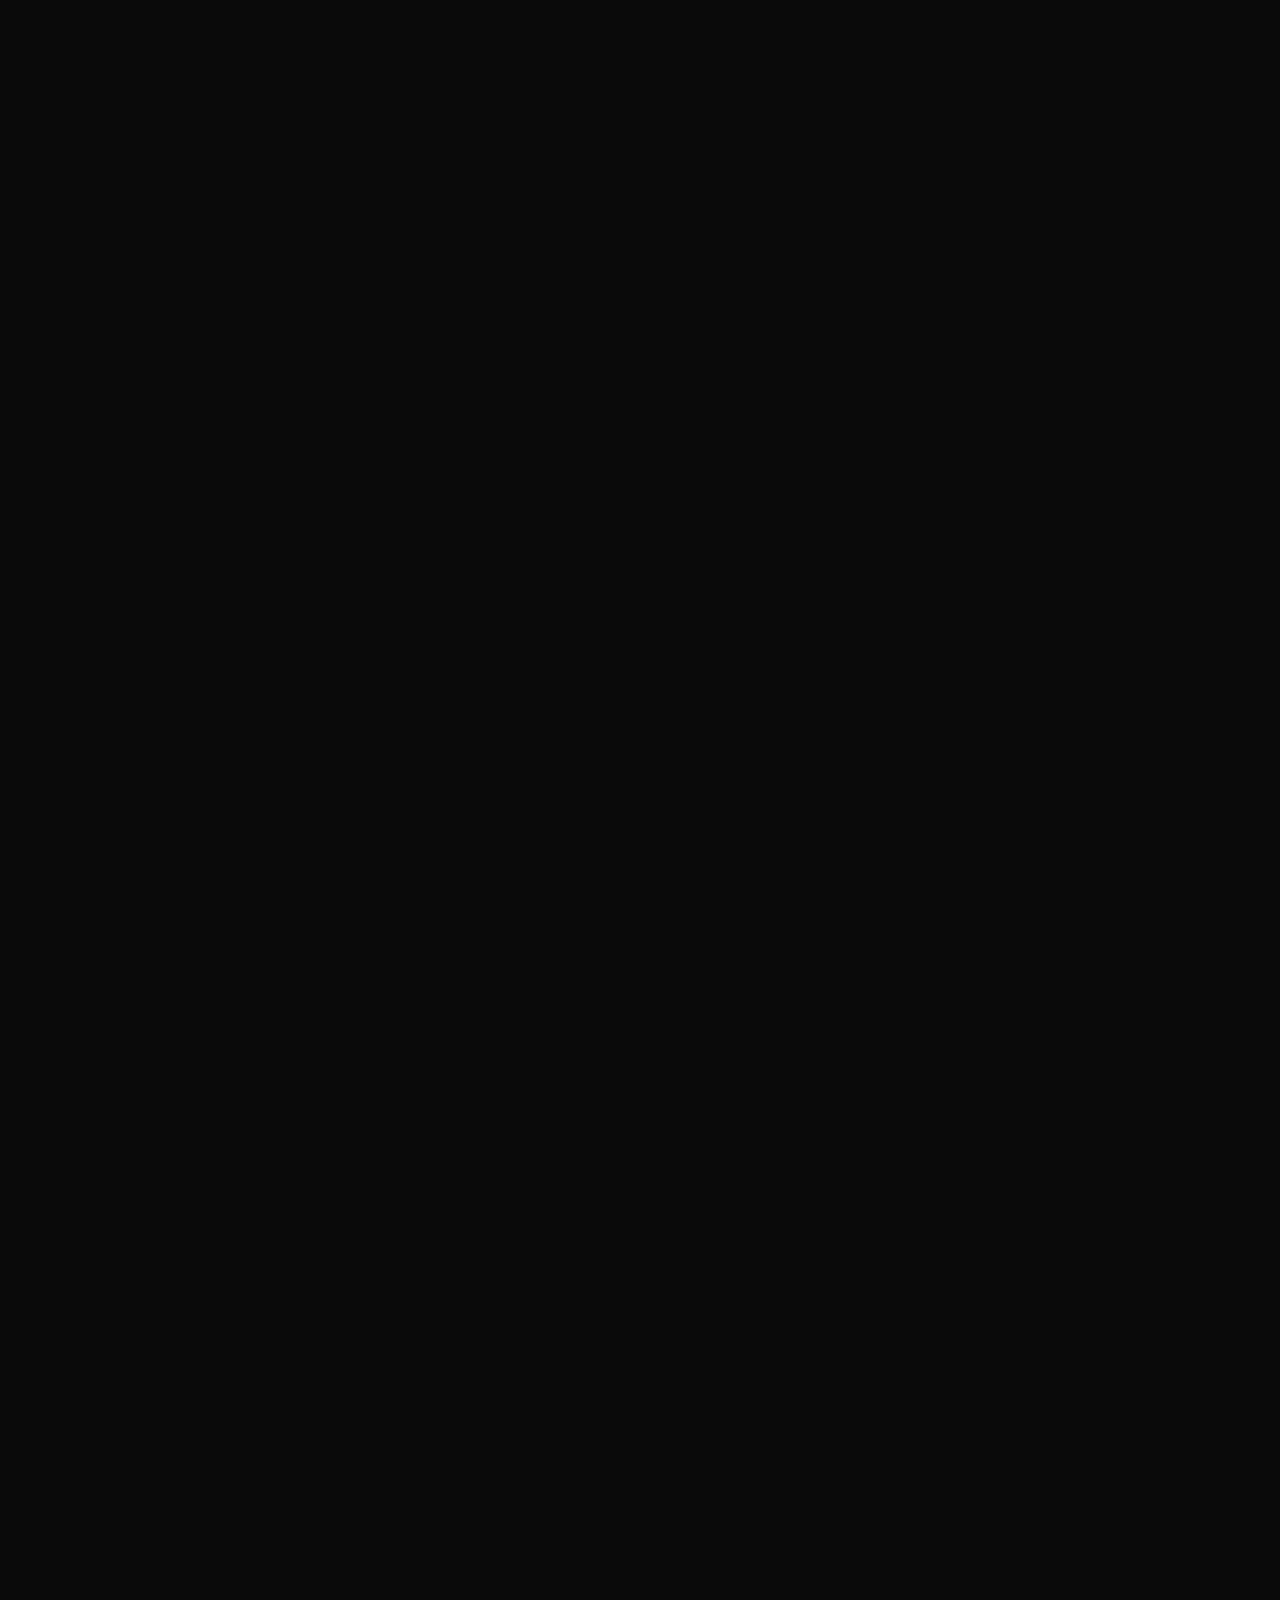
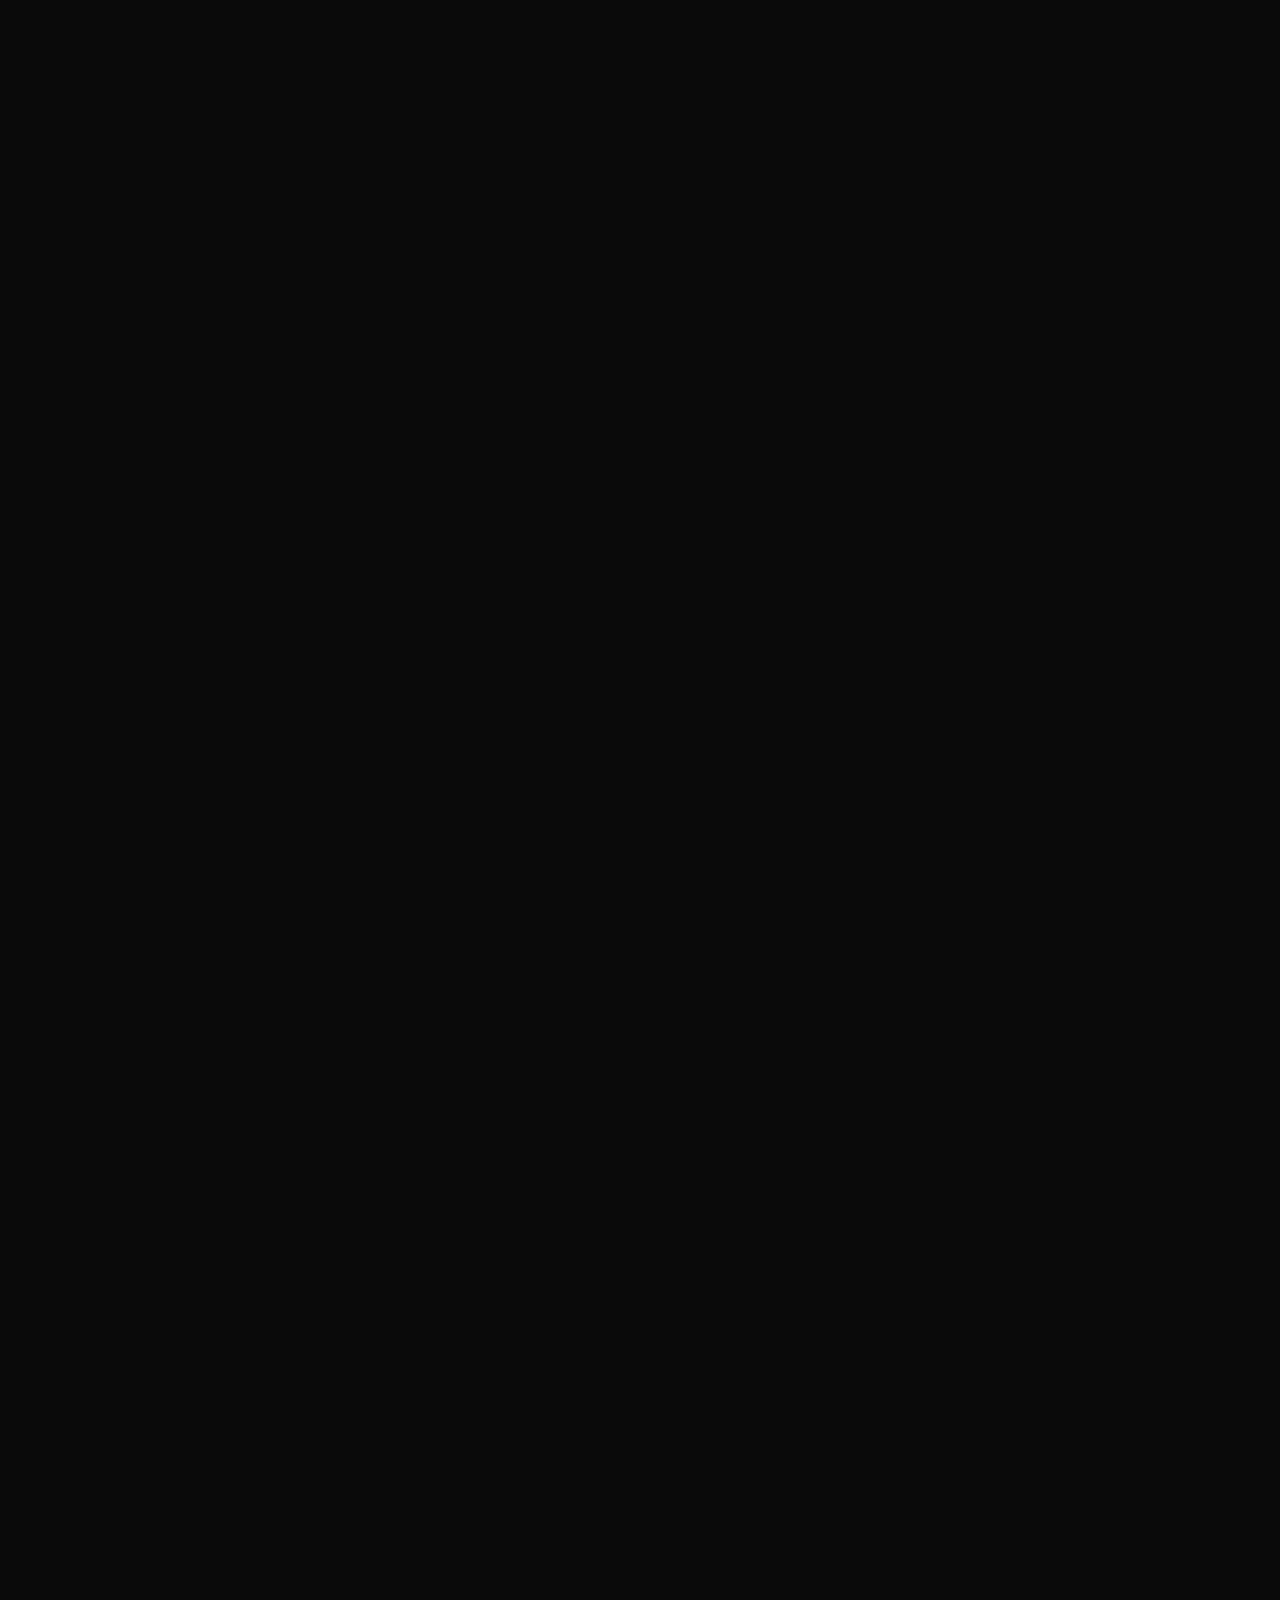
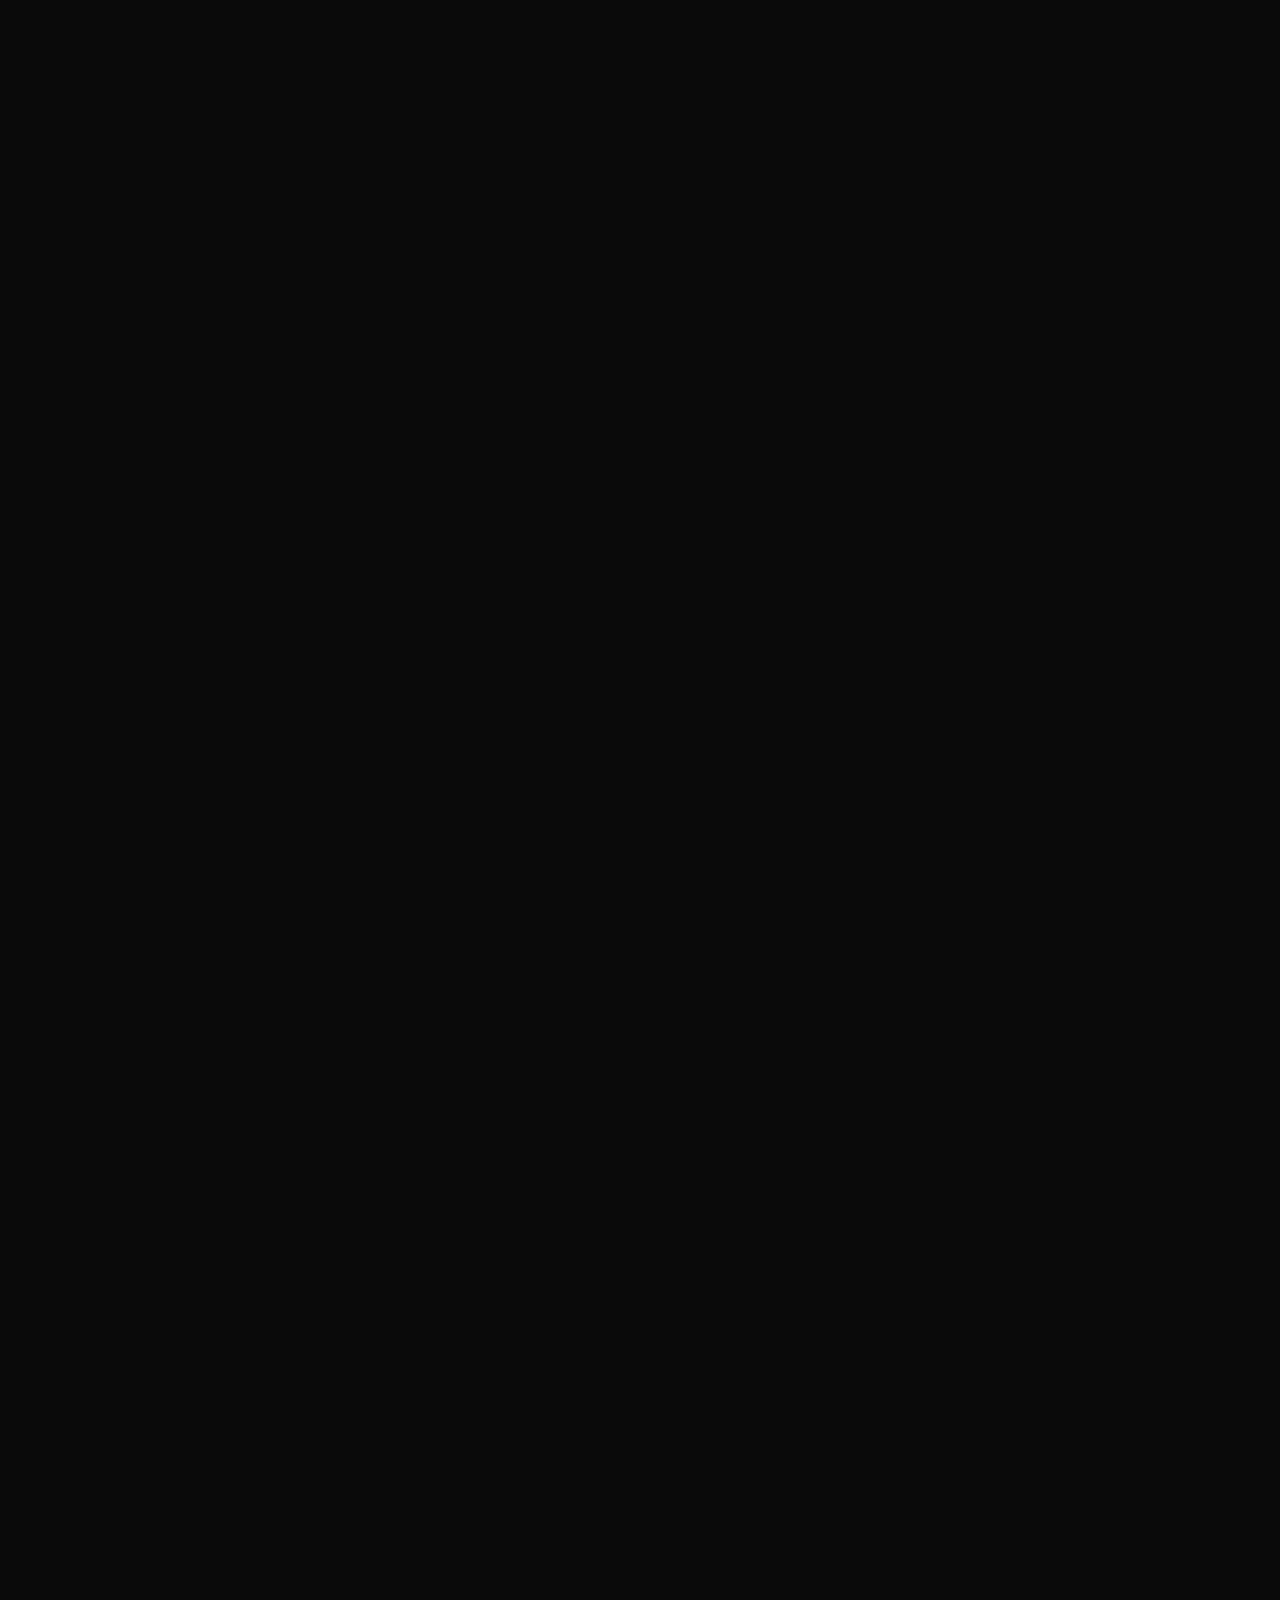
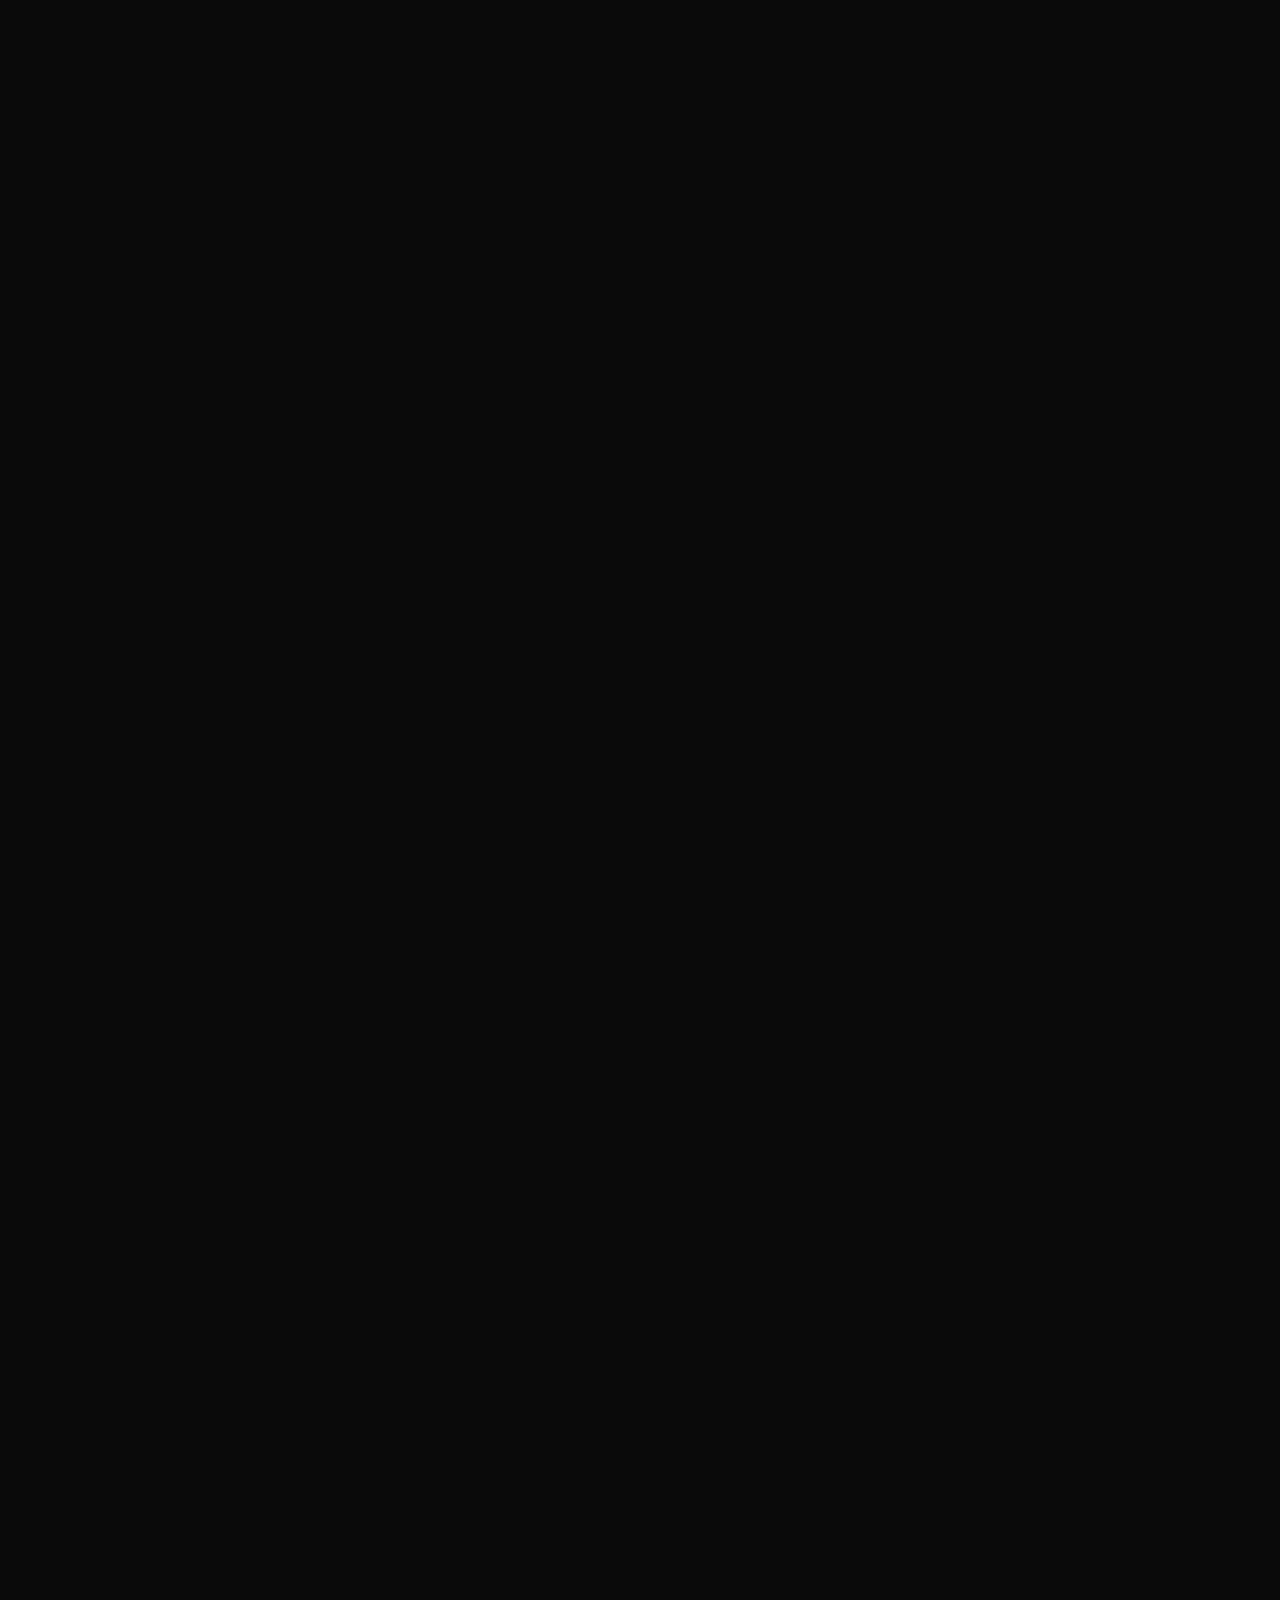
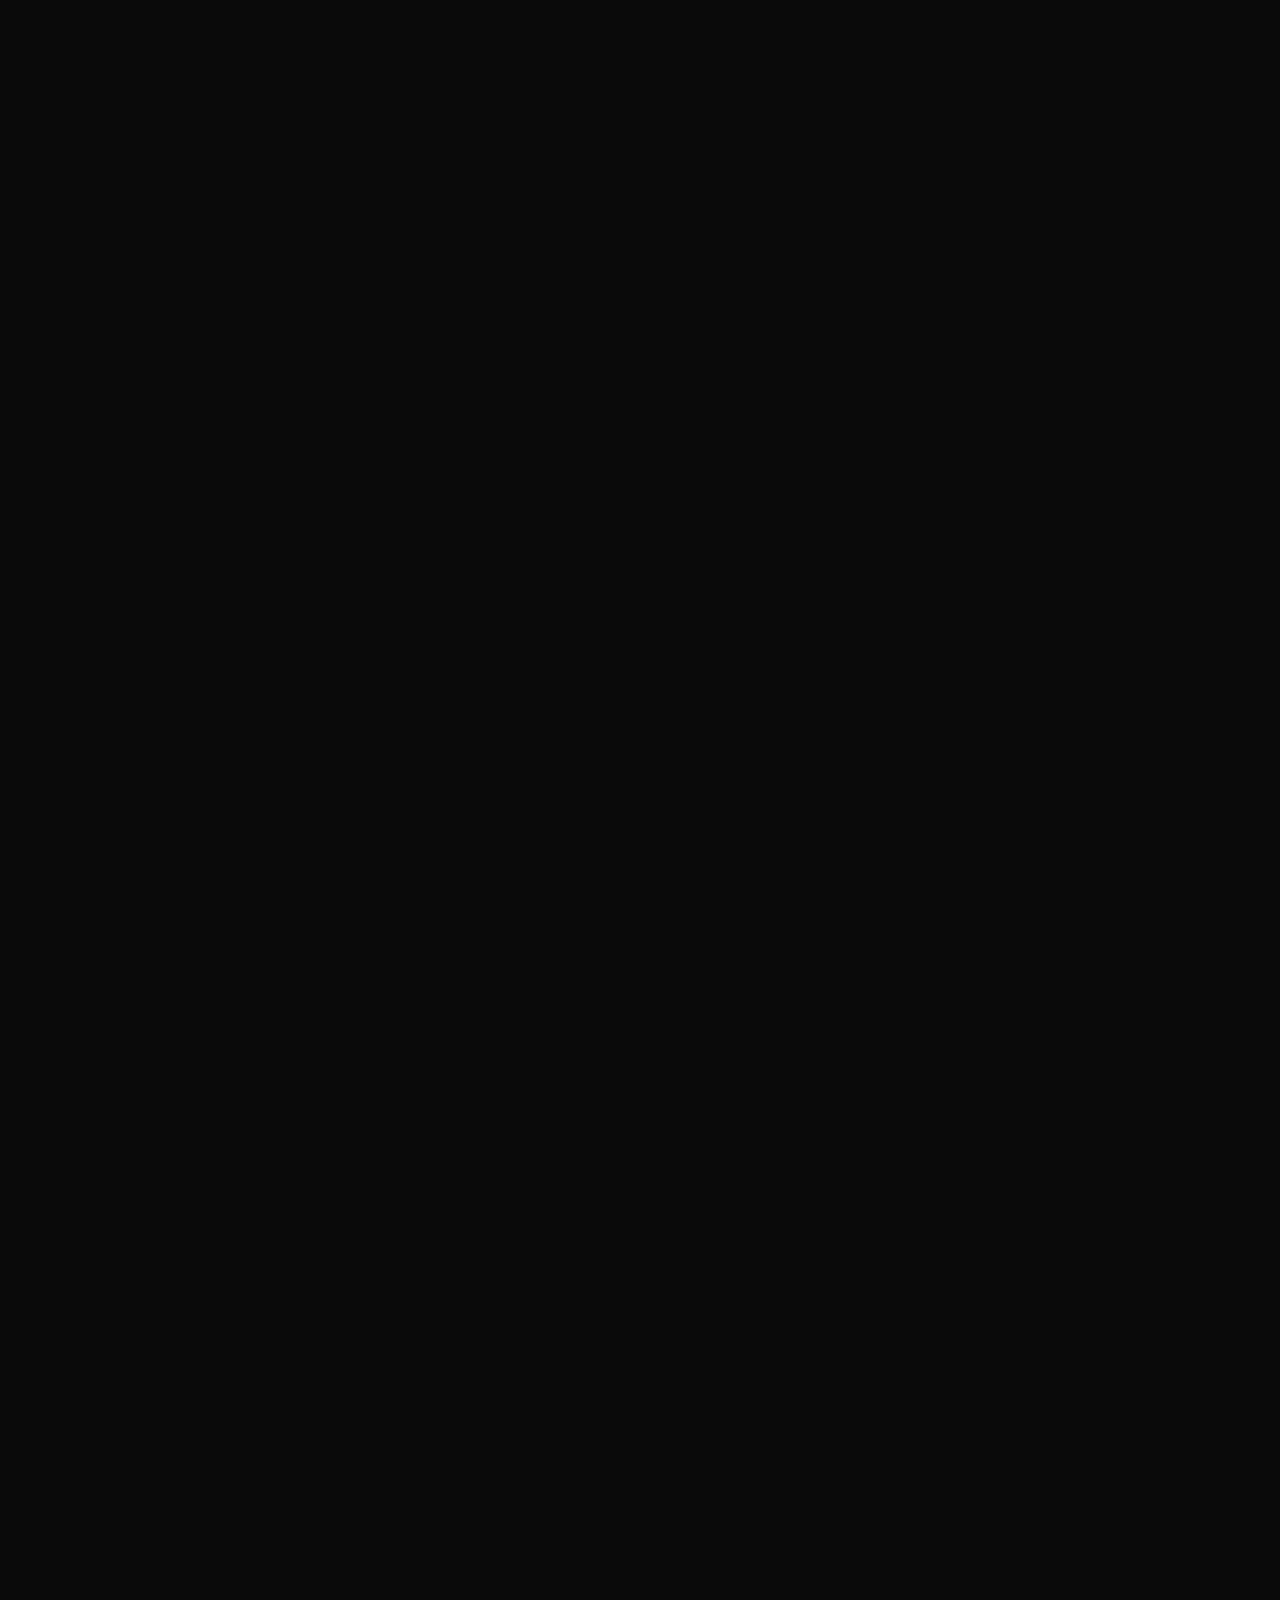
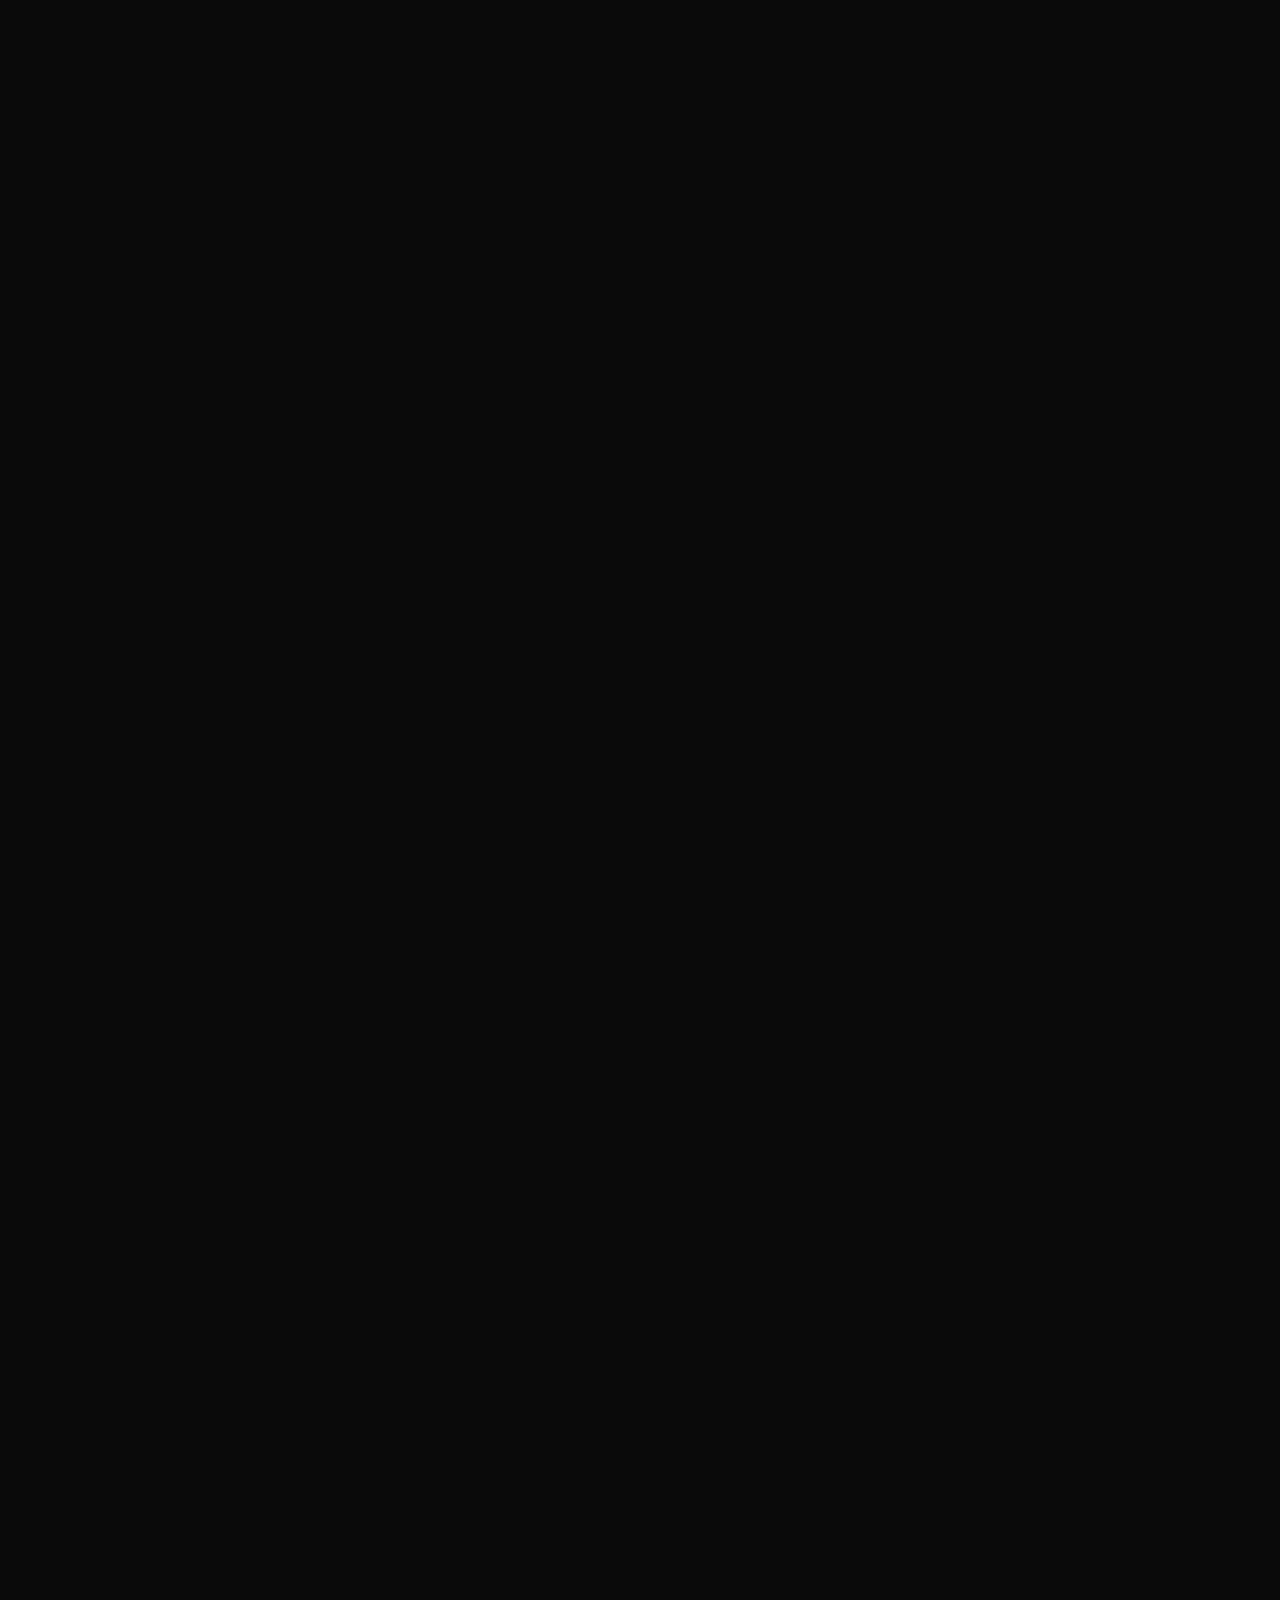
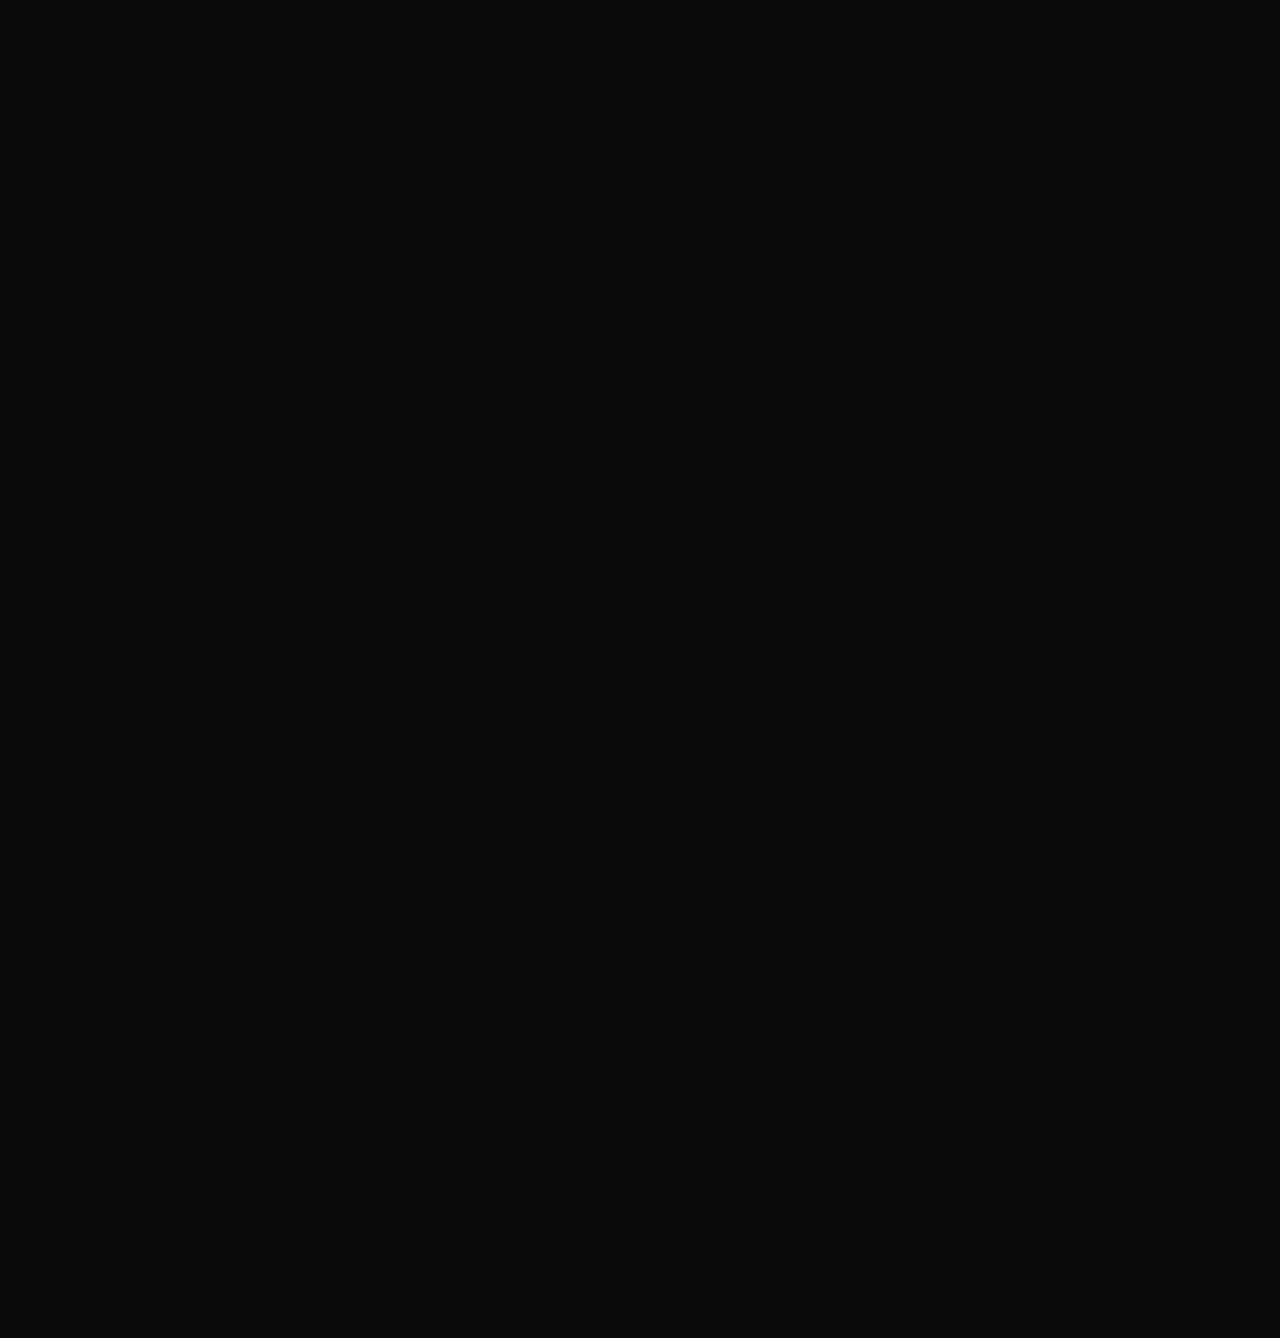
<file: sep_interactive_demos.html>
<!DOCTYPE html>
<html lang="en">
<head>
    <meta charset="UTF-8">
    <meta name="viewport" content="width=device-width, initial-scale=1.0">
    <title>SEP Framework - Interactive Demos</title>
    <style>
        * {
            margin: 0;
            padding: 0;
            box-sizing: border-box;
        }

        body {
            font-family: -apple-system, BlinkMacSystemFont, 'Segoe UI', Roboto, Oxygen, Ubuntu, Cantarell, sans-serif;
            background: #0a0a0a;
            color: #ffffff;
            overflow-x: hidden;
        }

        .hero {
            min-height: 100vh;
            display: flex;
            flex-direction: column;
            justify-content: center;
            align-items: center;
            background: radial-gradient(ellipse at center, #1a1a2e 0%, #0a0a0a 100%);
            position: relative;
            overflow: hidden;
        }

        .hero::before {
            content: '';
            position: absolute;
            width: 200%;
            height: 200%;
            background: repeating-linear-gradient(
                0deg,
                transparent,
                transparent 2px,
                rgba(255, 255, 255, 0.03) 2px,
                rgba(255, 255, 255, 0.03) 4px
            );
            animation: scan 8s linear infinite;
        }

        @keyframes scan {
            0% { transform: translateY(-100%); }
            100% { transform: translateY(100%); }
        }

        h1 {
            font-size: 4rem;
            font-weight: 300;
            letter-spacing: -2px;
            margin-bottom: 1rem;
            background: linear-gradient(135deg, #667eea 0%, #764ba2 100%);
            -webkit-background-clip: text;
            -webkit-text-fill-color: transparent;
            z-index: 1;
        }

        .subtitle {
            font-size: 1.5rem;
            color: #888;
            margin-bottom: 3rem;
            z-index: 1;
        }

        .demos-container {
            max-width: 1400px;
            margin: 0 auto;
            padding: 4rem 2rem;
        }

        .demo-section {
            margin-bottom: 6rem;
            opacity: 0;
            transform: translateY(30px);
            animation: fadeInUp 0.8s ease forwards;
        }

        .demo-section:nth-child(1) { animation-delay: 0.1s; }
        .demo-section:nth-child(2) { animation-delay: 0.2s; }
        .demo-section:nth-child(3) { animation-delay: 0.3s; }
        .demo-section:nth-child(4) { animation-delay: 0.4s; }
        .demo-section:nth-child(5) { animation-delay: 0.5s; }
        .demo-section:nth-child(6) { animation-delay: 0.6s; }
        .demo-section:nth-child(7) { animation-delay: 0.7s; }
        .demo-section:nth-child(8) { animation-delay: 0.8s; }
        .demo-section:nth-child(9) { animation-delay: 0.9s; }
        .demo-section:nth-child(10) { animation-delay: 1.0s; }
        .demo-section:nth-child(11) { animation-delay: 1.1s; }
        .demo-section:nth-child(12) { animation-delay: 1.2s; }

        @keyframes fadeInUp {
            to {
                opacity: 1;
                transform: translateY(0);
            }
        }

        .demo-header {
            display: flex;
            align-items: center;
            margin-bottom: 2rem;
            position: relative;
        }

        .demo-number {
            font-size: 5rem;
            font-weight: 900;
            color: #1a1a2e;
            margin-right: 2rem;
            line-height: 1;
        }

        .demo-title {
            flex: 1;
        }

        .demo-title h2 {
            font-size: 2.5rem;
            font-weight: 300;
            margin-bottom: 0.5rem;
            background: linear-gradient(135deg, #667eea 0%, #764ba2 100%);
            -webkit-background-clip: text;
            -webkit-text-fill-color: transparent;
        }

        .demo-title p {
            color: #888;
            font-size: 1.1rem;
        }

        .demo-canvas {
            background: #0f0f0f;
            border-radius: 20px;
            padding: 2rem;
            position: relative;
            overflow: hidden;
            box-shadow: 0 20px 60px rgba(0, 0, 0, 0.5);
            border: 1px solid rgba(255, 255, 255, 0.1);
        }

        canvas {
            display: block;
            width: 100%;
            border-radius: 10px;
            cursor: crosshair;
        }

        .controls {
            margin-top: 1.5rem;
            display: flex;
            gap: 1rem;
            flex-wrap: wrap;
        }

        button {
            background: linear-gradient(135deg, #667eea 0%, #764ba2 100%);
            color: white;
            border: none;
            padding: 0.75rem 2rem;
            border-radius: 50px;
            font-size: 1rem;
            cursor: pointer;
            transition: all 0.3s ease;
            position: relative;
            overflow: hidden;
        }

        button::before {
            content: '';
            position: absolute;
            top: 0;
            left: -100%;
            width: 100%;
            height: 100%;
            background: rgba(255, 255, 255, 0.2);
            transition: left 0.5s ease;
        }

        button:hover::before {
            left: 100%;
        }

        button:hover {
            transform: translateY(-2px);
            box-shadow: 0 10px 20px rgba(102, 126, 234, 0.3);
        }

        .slider-container {
            display: flex;
            align-items: center;
            gap: 1rem;
            background: rgba(255, 255, 255, 0.05);
            padding: 0.75rem 1.5rem;
            border-radius: 50px;
        }

        input[type="range"] {
            width: 150px;
            height: 5px;
            background: #333;
            outline: none;
            border-radius: 5px;
            -webkit-appearance: none;
        }

        input[type="range"]::-webkit-slider-thumb {
            -webkit-appearance: none;
            width: 20px;
            height: 20px;
            background: linear-gradient(135deg, #667eea 0%, #764ba2 100%);
            border-radius: 50%;
            cursor: pointer;
        }

        .info-panel {
            background: rgba(255, 255, 255, 0.05);
            border-radius: 10px;
            padding: 1.5rem;
            margin-top: 1rem;
            font-family: 'Courier New', monospace;
        }

        .quantum-glow {
            position: absolute;
            width: 300px;
            height: 300px;
            background: radial-gradient(circle, rgba(102, 126, 234, 0.3) 0%, transparent 70%);
            pointer-events: none;
            filter: blur(40px);
            animation: float 6s ease-in-out infinite;
        }

        @keyframes float {
            0%, 100% { transform: translate(0, 0) scale(1); }
            50% { transform: translate(30px, -30px) scale(1.1); }
        }

        .loading {
            display: inline-block;
            width: 20px;
            height: 20px;
            border: 2px solid rgba(255, 255, 255, 0.3);
            border-radius: 50%;
            border-top-color: #667eea;
            animation: spin 1s ease-in-out infinite;
        }

        @keyframes spin {
            to { transform: rotate(360deg); }
        }
    </style>
</head>
<body>
    <div class="hero">
        <div class="quantum-glow" style="top: 10%; left: 10%;"></div>
        <div class="quantum-glow" style="bottom: 10%; right: 10%;"></div>
        <h1>SEP Framework</h1>
        <p class="subtitle">Quantum-Inspired Computational Demonstrations</p>
    </div>

    <div class="demos-container">
        <!-- Scene 1: Wave Interference -->
        <div class="demo-section">
            <div class="demo-header">
                <div class="demo-number">01</div>
                <div class="demo-title">
                    <h2>The Hidden Code</h2>
                    <p>Wave Interference & Sine/Cosine Emergence</p>
                </div>
            </div>
            <div class="demo-canvas">
                <canvas id="wave-canvas" width="1200" height="400"></canvas>
                <div class="controls">
                    <button onclick="toggleWaveAnimation(1)">Play/Pause</button>
                    <div class="slider-container">
                        <label>Frequency:</label>
                        <input type="range" id="freq1" min="1" max="10" value="3" step="0.1">
                        <span id="freq1-value">3</span>
                    </div>
                    <div class="slider-container">
                        <label>Amplitude:</label>
                        <input type="range" id="amp1" min="0" max="100" value="50">
                    </div>
                </div>
                <div class="info-panel" id="wave-info">
                    <div>Phase: <span id="phase-display">0.00</span> rad</div>
                    <div>Interference: <span id="interference-display">Constructive</span></div>
                </div>
            </div>
        </div>

        <!-- Scene 2: Geometric Classification -->
        <div class="demo-section">
            <div class="demo-header">
                <div class="demo-number">02</div>
                <div class="demo-title">
                    <h2>Identity Through Distinction</h2>
                    <p>Euclid's Angle Classification System</p>
                </div>
            </div>
            <div class="demo-canvas">
                <canvas id="angle-canvas" width="1200" height="400"></canvas>
                <div class="controls">
                    <button onclick="randomizeAngle()">Random Angle</button>
                    <button onclick="toggleAngleAnimation()">Animate</button>
                </div>
                <div class="info-panel">
                    <div>Angle: <span id="angle-value">45.00</span>°</div>
                    <div>Type: <span id="angle-type">Acute</span></div>
                    <div>Cosine: <span id="cosine-value">0.707</span></div>
                </div>
            </div>
        </div>

        <!-- Scene 3: Cosine Alignment -->
        <div class="demo-section">
            <div class="demo-header">
                <div class="demo-number">03</div>
                <div class="demo-title">
                    <h2>Cosine Alignment</h2>
                    <p>Billiard Ball Collision Dynamics</p>
                </div>
            </div>
            <div class="demo-canvas">
                <canvas id="billiard-canvas" width="1200" height="400"></canvas>
                <div class="controls">
                    <button onclick="resetBilliards()">Reset</button>
                    <button onclick="toggleBilliardAnimation()">Play/Pause</button>
                    <div class="slider-container">
                        <label>Impact Angle:</label>
                        <input type="range" id="impact-angle" min="0" max="180" value="45">
                    </div>
                </div>
                <div class="info-panel">
                    <div>Impact Cosine: <span id="impact-cosine">0.707</span></div>
                    <div>Energy Transfer: <span id="energy-transfer">50%</span></div>
                </div>
            </div>
        </div>

        <!-- Scene 4: Sine Deviation -->
        <div class="demo-section">
            <div class="demo-header">
                <div class="demo-number">04</div>
                <div class="demo-title">
                    <h2>Sine Deviation</h2>
                    <p>Tangent Explosion at Boundaries</p>
                </div>
            </div>
            <div class="demo-canvas">
                <canvas id="tangent-canvas" width="1200" height="400"></canvas>
                <div class="controls">
                    <button onclick="toggleTangentAnimation()">Animate</button>
                    <div class="slider-container">
                        <label>Angle:</label>
                        <input type="range" id="tangent-angle" min="0" max="89" value="45" step="0.1">
                        <span id="tangent-angle-value">45°</span>
                    </div>
                </div>
                <div class="info-panel">
                    <div>Sine: <span id="sine-value">0.707</span></div>
                    <div>Cosine: <span id="cos-value">0.707</span></div>
                    <div>Tangent: <span id="tan-value">1.000</span></div>
                </div>
            </div>
        </div>

        <!-- Scene 5: Three-Body Problem -->
        <div class="demo-section">
            <div class="demo-header">
                <div class="demo-number">05</div>
                <div class="demo-title">
                    <h2>Angle Reality Classification</h2>
                    <p>Three-Body Gravitational System</p>
                </div>
            </div>
            <div class="demo-canvas">
                <canvas id="gravity-canvas" width="1200" height="600"></canvas>
                <div class="controls">
                    <button onclick="resetGravity()">Reset</button>
                    <button onclick="toggleGravityAnimation()">Play/Pause</button>
                    <button onclick="addTrails()">Toggle Trails</button>
                </div>
                <div class="info-panel">
                    <div>System Energy: <span id="system-energy">-1.234</span></div>
                    <div>Stability: <span id="stability">Chaotic</span></div>
                </div>
            </div>
        </div>

        <!-- Scene 6: Billiard Pi -->
        <div class="demo-section">
            <div class="demo-header">
                <div class="demo-number">06</div>
                <div class="demo-title">
                    <h2>Boundary Enforcement</h2>
                    <p>Computing π Through Collisions</p>
                </div>
            </div>
            <div class="demo-canvas">
                <canvas id="pi-canvas" width="1200" height="400"></canvas>
                <div class="controls">
                    <button onclick="startPiCalculation()">Start</button>
                    <button onclick="resetPiCalculation()">Reset</button>
                    <div class="slider-container">
                        <label>Mass Ratio:</label>
                        <input type="range" id="mass-ratio" min="1" max="6" value="2">
                        <span>10<sup id="mass-power">2</sup></span>
                    </div>
                </div>
                <div class="info-panel">
                    <div>Collisions: <span id="collision-count">0</span></div>
                    <div>π Approximation: <span id="pi-approximation">0.000</span></div>
                    <div>Error: <span id="pi-error">100%</span></div>
                </div>
            </div>
        </div>

        <!-- Scene 7: Prime Spiral -->
        <div class="demo-section">
            <div class="demo-header">
                <div class="demo-number">07</div>
                <div class="demo-title">
                    <h2>Prime Uniqueness</h2>
                    <p>Ulam Spiral & Trajectory Mapping</p>
                </div>
            </div>
            <div class="demo-canvas">
                <canvas id="prime-canvas" width="1200" height="600"></canvas>
                <div class="controls">
                    <button onclick="togglePrimeAnimation()">Animate</button>
                    <button onclick="switchPrimeView()">Switch View</button>
                    <div class="slider-container">
                        <label>Zoom:</label>
                        <input type="range" id="prime-zoom" min="1" max="10" value="5">
                    </div>
                </div>
                <div class="info-panel">
                    <div>Primes Found: <span id="prime-count">0</span></div>
                    <div>Density: <span id="prime-density">0%</span></div>
                </div>
            </div>
        </div>

        <!-- Scene 8: Flocking -->
        <div class="demo-section">
            <div class="demo-header">
                <div class="demo-number">08</div>
                <div class="demo-title">
                    <h2>Multi-Perspective Coherence</h2>
                    <p>Trigonometric Flocking Behavior</p>
                </div>
            </div>
            <div class="demo-canvas">
                <canvas id="flock-canvas" width="1200" height="600"></canvas>
                <div class="controls">
                    <button onclick="resetFlock()">Reset</button>
                    <button onclick="toggleFlockAnimation()">Play/Pause</button>
                    <div class="slider-container">
                        <label>Coherence:</label>
                        <input type="range" id="coherence" min="0" max="100" value="50">
                    </div>
                </div>
                <div class="info-panel">
                    <div>Boids: <span id="boid-count">50</span></div>
                    <div>Average Alignment: <span id="alignment">0.00</span></div>
                </div>
            </div>
        </div>

        <!-- Scene 9: SEP Framework -->
        <div class="demo-section">
            <div class="demo-header">
                <div class="demo-number">09</div>
                <div class="demo-title">
                    <h2>SEP Operationalization</h2>
                    <p>64-bit Quantum State Detection</p>
                </div>
            </div>
            <div class="demo-canvas">
                <canvas id="sep-canvas" width="1200" height="600"></canvas>
                <div class="controls">
                    <button onclick="runQBSA()">Run QBSA</button>
                    <button onclick="runQFH()">Run QFH</button>
                    <button onclick="resetSEP()">Reset</button>
                </div>
                <div class="info-panel">
                    <div>State Vector: <span id="state-vector">|000...000⟩</span></div>
                    <div>Coherence: <span id="coherence-level">1.000</span></div>
                    <div>Ruptures Detected: <span id="rupture-count">0</span></div>
                </div>
            </div>
        </div>

        <!-- Scene 10: Fluid Dynamics -->
        <div class="demo-section">
            <div class="demo-header">
                <div class="demo-number">10</div>
                <div class="demo-title">
                    <h2>Unified Emergence</h2>
                    <p>Navier-Stokes Vorticity Simulation</p>
                </div>
            </div>
            <div class="demo-canvas">
                <canvas id="fluid-canvas" width="1200" height="600"></canvas>
                <div class="controls">
                    <button onclick="resetFluid()">Reset</button>
                    <button onclick="toggleFluidAnimation()">Play/Pause</button>
                    <button onclick="addVortex()">Add Vortex</button>
                </div>
                <div class="info-panel">
                    <div>Vorticity: <span id="vorticity">0.00</span></div>
                    <div>Reynolds Number: <span id="reynolds">1000</span></div>
                </div>
            </div>
        </div>

        <!-- Scene 11: Black-Scholes -->
        <div class="demo-section">
            <div class="demo-header">
                <div class="demo-number">11</div>
                <div class="demo-title">
                    <h2>Derivative Applications</h2>
                    <p>Black-Scholes with SEP Enhancement</p>
                </div>
            </div>
            <div class="demo-canvas">
                <canvas id="options-canvas" width="1200" height="600"></canvas>
                <div class="controls">
                    <button onclick="calculateOptions()">Calculate</button>
                    <div class="slider-container">
                        <label>Volatility:</label>
                        <input type="range" id="volatility" min="10" max="100" value="30">
                        <span id="vol-value">30%</span>
                    </div>
                </div>
                <div class="info-panel">
                    <div>Traditional Time: <span id="trad-time">0.00ms</span></div>
                    <div>SEP Time: <span id="sep-time">0.00ms</span></div>
                    <div>Speedup: <span id="speedup">0.0x</span></div>
                </div>
            </div>
        </div>

        <!-- Scene 12: Reality's Code -->
        <div class="demo-section">
            <div class="demo-header">
                <div class="demo-number">12</div>
                <div class="demo-title">
                    <h2>Reality's Code</h2>
                    <p>Unified Meta-Visualization</p>
                </div>
            </div>
            <div class="demo-canvas">
                <canvas id="meta-canvas" width="1200" height="800"></canvas>
                <div class="controls">
                    <button onclick="toggleMetaAnimation()">Play/Pause</button>
                    <button onclick="cycleMetaMode()">Change Mode</button>
                </div>
                <div class="info-panel">
                    <div>Integration Level: <span id="integration">0%</span></div>
                    <div>Framework Status: <span id="framework-status">Initializing...</span></div>
                </div>
            </div>
        </div>
    </div>

    <script>
        // Global animation states
        let animations = {};
        
        // Scene 1: Wave Interference
        function initWaveDemo() {
            const canvas = document.getElementById('wave-canvas');
            const ctx = canvas.getContext('2d');
            let time = 0;
            let isPlaying = true;
            
            function drawWave() {
                ctx.fillStyle = '#0f0f0f';
                ctx.fillRect(0, 0, canvas.width, canvas.height);
                
                const freq1 = parseFloat(document.getElementById('freq1').value);
                const amp1 = parseFloat(document.getElementById('amp1').value);
                
                // Draw grid
                ctx.strokeStyle = 'rgba(255, 255, 255, 0.1)';
                ctx.lineWidth = 1;
                for (let i = 0; i < canvas.width; i += 50) {
                    ctx.beginPath();
                    ctx.moveTo(i, 0);
                    ctx.lineTo(i, canvas.height);
                    ctx.stroke();
                }
                
                // Draw multiple waves
                for (let wave = 0; wave < 3; wave++) {
                    ctx.strokeStyle = `hsl(${240 + wave * 30}, 70%, 60%)`;
                    ctx.lineWidth = 2;
                    ctx.beginPath();
                    
                    for (let x = 0; x < canvas.width; x++) {
                        const y1 = canvas.height/2 + amp1 * Math.sin((x + time * 2) * freq1 * 0.01 + wave * Math.PI/3);
                        if (x === 0) ctx.moveTo(x, y1);
                        else ctx.lineTo(x, y1);
                    }
                    ctx.stroke();
                }
                
                // Draw interference pattern
                ctx.strokeStyle = '#ff00ff';
                ctx.lineWidth = 3;
                ctx.beginPath();
                for (let x = 0; x < canvas.width; x++) {
                    let y = canvas.height/2;
                    for (let wave = 0; wave < 3; wave++) {
                        y += amp1/3 * Math.sin((x + time * 2) * freq1 * 0.01 + wave * Math.PI/3);
                    }
                    if (x === 0) ctx.moveTo(x, y);
                    else ctx.lineTo(x, y);
                }
                ctx.stroke();
                
                // Update info
                document.getElementById('phase-display').textContent = ((time * 0.02) % (2 * Math.PI)).toFixed(2);
                document.getElementById('freq1-value').textContent = freq1;
                
                if (isPlaying) {
                    time++;
                    requestAnimationFrame(drawWave);
                }
            }
            
            drawWave();
            animations.wave = { draw: drawWave, isPlaying };
        }
        
        function toggleWaveAnimation() {
            animations.wave.isPlaying = !animations.wave.isPlaying;
            if (animations.wave.isPlaying) animations.wave.draw();
        }
        
        // Scene 2: Angle Classification
        function initAngleDemo() {
            const canvas = document.getElementById('angle-canvas');
            const ctx = canvas.getContext('2d');
            let angle = 45;
            let targetAngle = 45;
            let isAnimating = false;
            
            function drawAngle() {
                ctx.fillStyle = '#0f0f0f';
                ctx.fillRect(0, 0, canvas.width, canvas.height);
                
                const centerX = canvas.width / 2;
                const centerY = canvas.height / 2;
                const radius = 150;
                
                // Draw coordinate system
                ctx.strokeStyle = 'rgba(255, 255, 255, 0.2)';
                ctx.lineWidth = 1;
                ctx.beginPath();
                ctx.moveTo(0, centerY);
                ctx.lineTo(canvas.width, centerY);
                ctx.moveTo(centerX, 0);
                ctx.lineTo(centerX, canvas.height);
                ctx.stroke();
                
                // Draw angle arc
                const angleRad = angle * Math.PI / 180;
                ctx.beginPath();
                ctx.arc(centerX, centerY, radius/2, 0, angleRad, false);
                
                // Color based on angle type
                let color, type;
                if (angle < 90) {
                    color = '#00ff00';
                    type = 'Acute';
                } else if (angle === 90) {
                    color = '#ff0000';
                    type = 'Right';
                } else {
                    color = '#0088ff';
                    type = 'Obtuse';
                }
                
                ctx.strokeStyle = color;
                ctx.lineWidth = 3;
                ctx.stroke();
                
                // Draw angle lines
                ctx.beginPath();
                ctx.moveTo(centerX, centerY);
                ctx.lineTo(centerX + radius * Math.cos(0), centerY + radius * Math.sin(0));
                ctx.moveTo(centerX, centerY);
                ctx.lineTo(centerX + radius * Math.cos(angleRad), centerY + radius * Math.sin(angleRad));
                ctx.stroke();
                
                // Draw angle value
                ctx.fillStyle = color;
                ctx.font = '24px monospace';
                ctx.fillText(`${angle.toFixed(1)}°`, centerX + 20, centerY - 20);
                
                // Update info
                document.getElementById('angle-value').textContent = angle.toFixed(2);
                document.getElementById('angle-type').textContent = type;
                document.getElementById('cosine-value').textContent = Math.cos(angleRad).toFixed(3);
                
                if (isAnimating) {
                    angle += 0.5;
                    if (angle > 180) angle = 0;
                    requestAnimationFrame(drawAngle);
                } else if (Math.abs(angle - targetAngle) > 0.1) {
                    angle += (targetAngle - angle) * 0.1;
                    requestAnimationFrame(drawAngle);
                }
            }
            
            drawAngle();
            animations.angle = { draw: drawAngle, isAnimating };
            
            // Add mouse interaction
            canvas.addEventListener('mousemove', (e) => {
                if (!isAnimating) {
                    const rect = canvas.getBoundingClientRect();
                    const x = e.clientX - rect.left - canvas.width/2;
                    const y = e.clientY - rect.top - canvas.height/2;
                    targetAngle = Math.atan2(y, x) * 180 / Math.PI;
                    if (targetAngle < 0) targetAngle += 360;
                    if (targetAngle > 180) targetAngle = 180;
                    drawAngle();
                }
            });
        }
        
        function toggleAngleAnimation() {
            animations.angle.isAnimating = !animations.angle.isAnimating;
            if (animations.angle.isAnimating) animations.angle.draw();
        }
        
        function randomizeAngle() {
            animations.angle.targetAngle = Math.random() * 180;
            animations.angle.draw();
        }
        
        // Scene 3: Billiard Collision
        function initBilliardDemo() {
            const canvas = document.getElementById('billiard-canvas');
            const ctx = canvas.getContext('2d');
            
            let balls = [
                { x: 200, y: 200, vx: 5, vy: 0, r: 20, color: '#ff0000' },
                { x: 600, y: 200, vx: -3, vy: 0, r: 20, color: '#0088ff' }
            ];
            let isPlaying = true;
            let impactAngle = 45;
            
            function drawBilliards() {
                ctx.fillStyle = '#0f0f0f';
                ctx.fillRect(0, 0, canvas.width, canvas.height);
                
                // Draw table
                ctx.strokeStyle = '#00ff00';
                ctx.lineWidth = 3;
                ctx.strokeRect(50, 50, canvas.width - 100, canvas.height - 100);
                
                // Update and draw balls
                balls.forEach((ball, i) => {
                    if (isPlaying) {
                        ball.x += ball.vx;
                        ball.y += ball.vy;
                        
                        // Wall collision
                        if (ball.x - ball.r <= 50 || ball.x + ball.r >= canvas.width - 50) {
                            ball.vx *= -0.9;
                            ball.x = Math.max(50 + ball.r, Math.min(canvas.width - 50 - ball.r, ball.x));
                        }
                        if (ball.y - ball.r <= 50 || ball.y + ball.r >= canvas.height - 50) {
                            ball.vy *= -0.9;
                            ball.y = Math.max(50 + ball.r, Math.min(canvas.height - 50 - ball.r, ball.y));
                        }
                        
                        // Ball collision
                        for (let j = i + 1; j < balls.length; j++) {
                            const other = balls[j];
                            const dx = other.x - ball.x;
                            const dy = other.y - ball.y;
                            const dist = Math.sqrt(dx * dx + dy * dy);
                            
                            if (dist < ball.r + other.r) {
                                // Calculate collision angle
                                const angle = Math.atan2(dy, dx);
                                const sin = Math.sin(angle);
                                const cos = Math.cos(angle);
                                
                                // Rotate velocities
                                const vx1 = ball.vx * cos + ball.vy * sin;
                                const vy1 = ball.vy * cos - ball.vx * sin;
                                const vx2 = other.vx * cos + other.vy * sin;
                                const vy2 = other.vy * cos - other.vx * sin;
                                
                                // Swap velocities
                                ball.vx = vx2 * cos - vy1 * sin;
                                ball.vy = vy1 * cos + vx2 * sin;
                                other.vx = vx1 * cos - vy2 * sin;
                                other.vy = vy2 * cos + vx1 * sin;
                                
                                // Separate balls
                                const overlap = ball.r + other.r - dist;
                                ball.x -= overlap * cos / 2;
                                ball.y -= overlap * sin / 2;
                                other.x += overlap * cos / 2;
                                other.y += overlap * sin / 2;
                                
                                // Update impact info
                                const impactCos = Math.cos(angle);
                                document.getElementById('impact-cosine').textContent = impactCos.toFixed(3);
                                document.getElementById('energy-transfer').textContent = (Math.abs(impactCos) * 100).toFixed(0) + '%';
                            }
                        }
                    }
                    
                    // Draw ball
                    ctx.beginPath();
                    ctx.arc(ball.x, ball.y, ball.r, 0, Math.PI * 2);
                    ctx.fillStyle = ball.color;
                    ctx.fill();
                    ctx.strokeStyle = '#ffffff';
                    ctx.lineWidth = 2;
                    ctx.stroke();
                    
                    // Draw velocity vector
                    ctx.beginPath();
                    ctx.moveTo(ball.x, ball.y);
                    ctx.lineTo(ball.x + ball.vx * 10, ball.y + ball.vy * 10);
                    ctx.strokeStyle = ball.color;
                    ctx.stroke();
                });
                
                if (isPlaying) {
                    requestAnimationFrame(drawBilliards);
                }
            }
            
            drawBilliards();
            animations.billiard = { draw: drawBilliards, isPlaying };
        }
        
        function resetBilliards() {
            const impactAngle = parseFloat(document.getElementById('impact-angle').value);
            const rad = impactAngle * Math.PI / 180;
            animations.billiard.balls = [
                { x: 200, y: 200, vx: 5 * Math.cos(rad), vy: 5 * Math.sin(rad), r: 20, color: '#ff0000' },
                { x: 600, y: 200, vx: -3, vy: 0, r: 20, color: '#0088ff' }
            ];
            animations.billiard.draw();
        }
        
        function toggleBilliardAnimation() {
            animations.billiard.isPlaying = !animations.billiard.isPlaying;
            if (animations.billiard.isPlaying) animations.billiard.draw();
        }
        
        // Scene 4: Tangent Explosion
        function initTangentDemo() {
            const canvas = document.getElementById('tangent-canvas');
            const ctx = canvas.getContext('2d');
            let animationAngle = 0;
            let isAnimating = false;
            
            function drawTangent() {
                ctx.fillStyle = '#0f0f0f';
                ctx.fillRect(0, 0, canvas.width, canvas.height);
                
                const angle = isAnimating ? animationAngle : parseFloat(document.getElementById('tangent-angle').value);
                const rad = angle * Math.PI / 180;
                
                // Draw coordinate system
                const centerX = 200;
                const centerY = canvas.height / 2;
                ctx.strokeStyle = 'rgba(255, 255, 255, 0.2)';
                ctx.lineWidth = 1;
                ctx.beginPath();
                ctx.moveTo(0, centerY);
                ctx.lineTo(canvas.width, centerY);
                ctx.moveTo(centerX, 0);
                ctx.lineTo(centerX, canvas.height);
                ctx.stroke();
                
                // Draw unit circle
                ctx.beginPath();
                ctx.arc(centerX, centerY, 100, 0, Math.PI * 2);
                ctx.stroke();
                
                // Draw angle
                ctx.strokeStyle = '#00ff00';
                ctx.lineWidth = 2;
                ctx.beginPath();
                ctx.moveTo(centerX, centerY);
                ctx.lineTo(centerX + 100 * Math.cos(rad), centerY - 100 * Math.sin(rad));
                ctx.stroke();
                
                // Draw functions
                const graphX = 400;
                const graphWidth = canvas.width - graphX - 50;
                
                // Sin curve
                ctx.strokeStyle = '#ff0000';
                ctx.beginPath();
                for (let x = 0; x < graphWidth; x++) {
                    const a = (x / graphWidth) * Math.PI / 2;
                    const y = centerY - 150 * Math.sin(a);
                    if (x === 0) ctx.moveTo(graphX + x, y);
                    else ctx.lineTo(graphX + x, y);
                }
                ctx.stroke();
                
                // Cos curve
                ctx.strokeStyle = '#0088ff';
                ctx.beginPath();
                for (let x = 0; x < graphWidth; x++) {
                    const a = (x / graphWidth) * Math.PI / 2;
                    const y = centerY - 150 * Math.cos(a);
                    if (x === 0) ctx.moveTo(graphX + x, y);
                    else ctx.lineTo(graphX + x, y);
                }
                ctx.stroke();
                
                // Tan curve (with clipping for explosion)
                ctx.strokeStyle = '#ff00ff';
                ctx.beginPath();
                for (let x = 0; x < graphWidth; x++) {
                    const a = (x / graphWidth) * Math.PI / 2;
                    let tanVal = Math.tan(a);
                    tanVal = Math.max(-5, Math.min(5, tanVal)); // Clamp for visibility
                    const y = centerY - 30 * tanVal;
                    if (x === 0) ctx.moveTo(graphX + x, y);
                    else ctx.lineTo(graphX + x, y);
                }
                ctx.stroke();
                
                // Draw current angle marker
                const markerX = graphX + (rad / (Math.PI / 2)) * graphWidth;
                ctx.strokeStyle = '#ffffff';
                ctx.beginPath();
                ctx.moveTo(markerX, 50);
                ctx.lineTo(markerX, canvas.height - 50);
                ctx.stroke();
                
                // Update values
                document.getElementById('tangent-angle-value').textContent = angle.toFixed(0) + '°';
                document.getElementById('sine-value').textContent = Math.sin(rad).toFixed(3);
                document.getElementById('cos-value').textContent = Math.cos(rad).toFixed(3);
                document.getElementById('tan-value').textContent = Math.tan(rad).toFixed(3);
                
                if (isAnimating) {
                    animationAngle = (animationAngle + 0.5) % 90;
                    requestAnimationFrame(drawTangent);
                }
            }
            
            drawTangent();
            animations.tangent = { draw: drawTangent, isAnimating };
            
            document.getElementById('tangent-angle').addEventListener('input', () => {
                if (!isAnimating) drawTangent();
            });
        }
        
        function toggleTangentAnimation() {
            animations.tangent.isAnimating = !animations.tangent.isAnimating;
            if (animations.tangent.isAnimating) animations.tangent.draw();
        }
        
        // Scene 5: Three-Body Problem
        function initGravityDemo() {
            const canvas = document.getElementById('gravity-canvas');
            const ctx = canvas.getContext('2d');
            const G = 0.5;
            let showTrails = false;
            let isPlaying = true;
            
            let bodies = [
                { x: 400, y: 300, vx: 0, vy: -0.5, m: 20, color: '#ff0000', trail: [] },
                { x: 600, y: 300, vx: 0, vy: 0.5, m: 20, color: '#0088ff', trail: [] },
                { x: 500, y: 200, vx: 0.5, vy: 0, m: 20, color: '#00ff00', trail: [] }
            ];
            
            function drawGravity() {
                if (!showTrails) {
                    ctx.fillStyle = 'rgba(15, 15, 15, 0.1)';
                    ctx.fillRect(0, 0, canvas.width, canvas.height);
                }
                
                if (isPlaying) {
                    // Update forces
                    bodies.forEach((body, i) => {
                        let fx = 0, fy = 0;
                        
                        bodies.forEach((other, j) => {
                            if (i !== j) {
                                const dx = other.x - body.x;
                                const dy = other.y - body.y;
                                const r2 = dx * dx + dy * dy;
                                const r = Math.sqrt(r2);
                                const f = G * body.m * other.m / r2;
                                
                                fx += f * dx / r;
                                fy += f * dy / r;
                            }
                        });
                        
                        body.vx += fx / body.m;
                        body.vy += fy / body.m;
                    });
                    
                    // Update positions
                    bodies.forEach(body => {
                        body.x += body.vx;
                        body.y += body.vy;
                        
                        // Add to trail
                        body.trail.push({ x: body.x, y: body.y });
                        if (body.trail.length > 200) body.trail.shift();
                    });
                }
                
                // Draw trails
                if (showTrails) {
                    bodies.forEach(body => {
                        ctx.strokeStyle = body.color;
                        ctx.lineWidth = 1;
                        ctx.globalAlpha = 0.5;
                        ctx.beginPath();
                        body.trail.forEach((point, i) => {
                            if (i === 0) ctx.moveTo(point.x, point.y);
                            else ctx.lineTo(point.x, point.y);
                        });
                        ctx.stroke();
                        ctx.globalAlpha = 1;
                    });
                }
                
                // Draw bodies
                bodies.forEach(body => {
                    ctx.beginPath();
                    ctx.arc(body.x, body.y, body.m, 0, Math.PI * 2);
                    ctx.fillStyle = body.color;
                    ctx.fill();
                    ctx.strokeStyle = '#ffffff';
                    ctx.lineWidth = 2;
                    ctx.stroke();
                });
                
                // Draw angle indicators
                ctx.strokeStyle = 'rgba(255, 255, 255, 0.3)';
                ctx.lineWidth = 1;
                for (let i = 0; i < bodies.length; i++) {
                    for (let j = i + 1; j < bodies.length; j++) {
                        ctx.beginPath();
                        ctx.moveTo(bodies[i].x, bodies[i].y);
                        ctx.lineTo(bodies[j].x, bodies[j].y);
                        ctx.stroke();
                    }
                }
                
                if (isPlaying) {
                    requestAnimationFrame(drawGravity);
                }
            }
            
            drawGravity();
            animations.gravity = { draw: drawGravity, isPlaying, showTrails };
        }
        
        function resetGravity() {
            animations.gravity.bodies = [
                { x: 400, y: 300, vx: 0, vy: -0.5, m: 20, color: '#ff0000', trail: [] },
                { x: 600, y: 300, vx: 0, vy: 0.5, m: 20, color: '#0088ff', trail: [] },
                { x: 500, y: 200, vx: 0.5, vy: 0, m: 20, color: '#00ff00', trail: [] }
            ];
            animations.gravity.draw();
        }
        
        function toggleGravityAnimation() {
            animations.gravity.isPlaying = !animations.gravity.isPlaying;
            if (animations.gravity.isPlaying) animations.gravity.draw();
        }
        
        function addTrails() {
            animations.gravity.showTrails = !animations.gravity.showTrails;
        }
        
        // Scene 6: Pi Calculation
        function initPiDemo() {
            const canvas = document.getElementById('pi-canvas');
            const ctx = canvas.getContext('2d');
            let collisions = 0;
            let isCalculating = false;
            
            let block1 = { x: 200, vx: 0, m: 1, w: 50 };
            let block2 = { x: 400, vx: -1, m: 100, w: 100 };
            
            function drawPi() {
                ctx.fillStyle = '#0f0f0f';
                ctx.fillRect(0, 0, canvas.width, canvas.height);
                
                // Draw floor
                ctx.strokeStyle = '#ffffff';
                ctx.lineWidth = 2;
                ctx.beginPath();
                ctx.moveTo(0, canvas.height - 50);
                ctx.lineTo(canvas.width, canvas.height - 50);
                ctx.stroke();
                
                // Draw wall
                ctx.fillStyle = '#333333';
                ctx.fillRect(0, 100, 20, canvas.height - 150);
                
                // Update physics
                if (isCalculating) {
                    // Block collision
                    if (block1.x + block1.w >= block2.x) {
                        const v1 = block1.vx;
                        const v2 = block2.vx;
                        const m1 = block1.m;
                        const m2 = block2.m;
                        
                        block1.vx = ((m1 - m2) * v1 + 2 * m2 * v2) / (m1 + m2);
                        block2.vx = ((m2 - m1) * v2 + 2 * m1 * v1) / (m1 + m2);
                        collisions++;
                    }
                    
                    // Wall collision
                    if (block1.x <= 20) {
                        block1.vx = Math.abs(block1.vx);
                        collisions++;
                    }
                    
                    // Update positions
                    block1.x += block1.vx * 5;
                    block2.x += block2.vx * 5;
                }
                
                // Draw blocks
                const groundY = canvas.height - 50;
                
                // Block 1
                ctx.fillStyle = '#ff0000';
                ctx.fillRect(block1.x, groundY - block1.w, block1.w, block1.w);
                ctx.strokeStyle = '#ffffff';
                ctx.strokeRect(block1.x, groundY - block1.w, block1.w, block1.w);
                
                // Block 2
                ctx.fillStyle = '#0088ff';
                ctx.fillRect(block2.x, groundY - block2.w, block2.w, block2.w);
                ctx.strokeStyle = '#ffffff';
                ctx.strokeRect(block2.x, groundY - block2.w, block2.w, block2.w);
                
                // Draw velocities
                ctx.font = '16px monospace';
                ctx.fillStyle = '#ffffff';
                ctx.fillText(`v1: ${block1.vx.toFixed(2)}`, block1.x, groundY - block1.w - 10);
                ctx.fillText(`v2: ${block2.vx.toFixed(2)}`, block2.x, groundY - block2.w - 10);
                
                // Update info
                document.getElementById('collision-count').textContent = collisions;
                const piApprox = collisions / Math.pow(10, Math.floor(Math.log10(block2.m) / 2));
                document.getElementById('pi-approximation').textContent = piApprox.toFixed(6);
                document.getElementById('pi-error').textContent = (Math.abs(piApprox - Math.PI) / Math.PI * 100).toFixed(2) + '%';
                
                if (isCalculating && Math.abs(block2.vx) > 0.001) {
                    requestAnimationFrame(drawPi);
                } else {
                    isCalculating = false;
                }
            }
            
            drawPi();
            animations.pi = { draw: drawPi, isCalculating };
        }
        
        function startPiCalculation() {
            animations.pi.isCalculating = true;
            animations.pi.draw();
        }
        
        function resetPiCalculation() {
            const power = parseInt(document.getElementById('mass-ratio').value);
            animations.pi.collisions = 0;
            animations.pi.block1 = { x: 200, vx: 0, m: 1, w: 50 };
            animations.pi.block2 = { x: 400, vx: -1, m: Math.pow(100, power), w: 100 };
            animations.pi.isCalculating = false;
            document.getElementById('mass-power').textContent = power * 2;
            animations.pi.draw();
        }
        
        // Scene 7: Prime Spiral
        function initPrimeDemo() {
            const canvas = document.getElementById('prime-canvas');
            const ctx = canvas.getContext('2d');
            let zoom = 5;
            let viewMode = 'spiral'; // 'spiral' or 'constellation'
            let primes = new Set();
            let isAnimating = false;
            let currentNumber = 1;
            
            // Sieve of Eratosthenes
            function generatePrimes(max) {
                const sieve = new Array(max + 1).fill(true);
                sieve[0] = sieve[1] = false;
                
                for (let i = 2; i * i <= max; i++) {
                    if (sieve[i]) {
                        for (let j = i * i; j <= max; j += i) {
                            sieve[j] = false;
                        }
                    }
                }
                
                for (let i = 2; i <= max; i++) {
                    if (sieve[i]) primes.add(i);
                }
            }
            
            generatePrimes(10000);
            
            function drawPrimes() {
                ctx.fillStyle = '#0f0f0f';
                ctx.fillRect(0, 0, canvas.width, canvas.height);
                
                const centerX = canvas.width / 2;
                const centerY = canvas.height / 2;
                const scale = zoom;
                
                if (viewMode === 'spiral') {
                    // Ulam spiral
                    let x = 0, y = 0;
                    let dx = 1, dy = 0;
                    let segmentLength = 1;
                    let segmentPassed = 0;
                    
                    for (let n = 1; n <= (isAnimating ? currentNumber : 2500); n++) {
                        const screenX = centerX + x * scale;
                        const screenY = centerY + y * scale;
                        
                        if (primes.has(n)) {
                            ctx.fillStyle = '#ff00ff';
                            ctx.fillRect(screenX - scale/2, screenY - scale/2, scale, scale);
                        } else {
                            ctx.fillStyle = 'rgba(255, 255, 255, 0.05)';
                            ctx.fillRect(screenX - scale/2, screenY - scale/2, scale, scale);
                        }
                        
                        // Move to next position
                        x += dx;
                        y += dy;
                        segmentPassed++;
                        
                        if (segmentPassed === segmentLength) {
                            segmentPassed = 0;
                            
                            // Rotate
                            const temp = dx;
                            dx = -dy;
                            dy = temp;
                            
                            if (dy === 0) {
                                segmentLength++;
                            }
                        }
                    }
                } else {
                    // Prime constellation view
                    ctx.strokeStyle = 'rgba(255, 255, 255, 0.1)';
                    ctx.lineWidth = 1;
                    
                    // Draw polar grid
                    for (let r = 50; r < canvas.width/2; r += 50) {
                        ctx.beginPath();
                        ctx.arc(centerX, centerY, r, 0, Math.PI * 2);
                        ctx.stroke();
                    }
                    
                    // Plot primes in polar coordinates
                    primes.forEach(p => {
                        if (p > (isAnimating ? currentNumber : 2000)) return;
                        
                        const angle = p;
                        const radius = Math.sqrt(p) * scale;
                        const x = centerX + radius * Math.cos(angle);
                        const y = centerY + radius * Math.sin(angle);
                        
                        ctx.beginPath();
                        ctx.arc(x, y, 2, 0, Math.PI * 2);
                        ctx.fillStyle = `hsl(${(p * 137.5) % 360}, 70%, 60%)`;
                        ctx.fill();
                    });
                }
                
                // Update info
                const primeCount = [...primes].filter(p => p <= (isAnimating ? currentNumber : 2500)).length;
                document.getElementById('prime-count').textContent = primeCount;
                document.getElementById('prime-density').textContent = (primeCount / (isAnimating ? currentNumber : 2500) * 100).toFixed(1) + '%';
                
                if (isAnimating) {
                    currentNumber += 10;
                    if (currentNumber < 2500) {
                        requestAnimationFrame(drawPrimes);
                    } else {
                        isAnimating = false;
                    }
                }
            }
            
            drawPrimes();
            animations.primes = { draw: drawPrimes, isAnimating };
            
            document.getElementById('prime-zoom').addEventListener('input', (e) => {
                zoom = parseInt(e.target.value);
                drawPrimes();
            });
        }
        
        function togglePrimeAnimation() {
            animations.primes.currentNumber = 1;
            animations.primes.isAnimating = !animations.primes.isAnimating;
            if (animations.primes.isAnimating) animations.primes.draw();
        }
        
        function switchPrimeView() {
            animations.primes.viewMode = animations.primes.viewMode === 'spiral' ? 'constellation' : 'spiral';
            animations.primes.draw();
        }
        
        // Scene 8: Flocking
        function initFlockDemo() {
            const canvas = document.getElementById('flock-canvas');
            const ctx = canvas.getContext('2d');
            let boids = [];
            let isPlaying = true;
            
            class Boid {
                constructor(x, y) {
                    this.x = x;
                    this.y = y;
                    this.vx = (Math.random() - 0.5) * 2;
                    this.vy = (Math.random() - 0.5) * 2;
                    this.ax = 0;
                    this.ay = 0;
                    this.maxSpeed = 2;
                    this.maxForce = 0.05;
                }
                
                flock(boids) {
                    const perception = 50;
                    const separation = this.separate(boids, perception);
                    const alignment = this.align(boids, perception);
                    const cohesion = this.cohere(boids, perception);
                    
                    // Weight forces
                    separation.x *= 1.5;
                    separation.y *= 1.5;
                    alignment.x *= 1.0;
                    alignment.y *= 1.0;
                    cohesion.x *= 1.0;
                    cohesion.y *= 1.0;
                    
                    this.ax = separation.x + alignment.x + cohesion.x;
                    this.ay = separation.y + alignment.y + cohesion.y;
                }
                
                separate(boids, perception) {
                    let steer = { x: 0, y: 0 };
                    let count = 0;
                    
                    boids.forEach(other => {
                        const d = Math.sqrt((this.x - other.x)**2 + (this.y - other.y)**2);
                        if (d > 0 && d < perception) {
                            const diff = {
                                x: (this.x - other.x) / d,
                                y: (this.y - other.y) / d
                            };
                            steer.x += diff.x;
                            steer.y += diff.y;
                            count++;
                        }
                    });
                    
                    if (count > 0) {
                        steer.x /= count;
                        steer.y /= count;
                    }
                    
                    return steer;
                }
                
                align(boids, perception) {
                    let steer = { x: 0, y: 0 };
                    let count = 0;
                    
                    boids.forEach(other => {
                        const d = Math.sqrt((this.x - other.x)**2 + (this.y - other.y)**2);
                        if (d > 0 && d < perception) {
                            steer.x += other.vx;
                            steer.y += other.vy;
                            count++;
                        }
                    });
                    
                    if (count > 0) {
                        steer.x = (steer.x / count - this.vx) * 0.1;
                        steer.y = (steer.y / count - this.vy) * 0.1;
                    }
                    
                    return steer;
                }
                
                cohere(boids, perception) {
                    let center = { x: 0, y: 0 };
                    let count = 0;
                    
                    boids.forEach(other => {
                        const d = Math.sqrt((this.x - other.x)**2 + (this.y - other.y)**2);
                        if (d > 0 && d < perception) {
                            center.x += other.x;
                            center.y += other.y;
                            count++;
                        }
                    });
                    
                    if (count > 0) {
                        center.x /= count;
                        center.y /= count;
                        return {
                            x: (center.x - this.x) * 0.01,
                            y: (center.y - this.y) * 0.01
                        };
                    }
                    
                    return { x: 0, y: 0 };
                }
                
                update() {
                    this.vx += this.ax;
                    this.vy += this.ay;
                    
                    // Limit speed
                    const speed = Math.sqrt(this.vx**2 + this.vy**2);
                    if (speed > this.maxSpeed) {
                        this.vx = (this.vx / speed) * this.maxSpeed;
                        this.vy = (this.vy / speed) * this.maxSpeed;
                    }
                    
                    this.x += this.vx;
                    this.y += this.vy;
                    
                    // Wrap around edges
                    if (this.x < 0) this.x = canvas.width;
                    if (this.x > canvas.width) this.x = 0;
                    if (this.y < 0) this.y = canvas.height;
                    if (this.y > canvas.height) this.y = 0;
                    
                    this.ax = 0;
                    this.ay = 0;
                }
                
                draw(ctx) {
                    const angle = Math.atan2(this.vy, this.vx);
                    ctx.save();
                    ctx.translate(this.x, this.y);
                    ctx.rotate(angle);
                    
                    ctx.beginPath();
                    ctx.moveTo(10, 0);
                    ctx.lineTo(-5, -5);
                    ctx.lineTo(-5, 5);
                    ctx.closePath();
                    
                    const speed = Math.sqrt(this.vx**2 + this.vy**2);
                    ctx.fillStyle = `hsl(${speed * 60}, 70%, 60%)`;
                    ctx.fill();
                    ctx.strokeStyle = '#ffffff';
                    ctx.lineWidth = 1;
                    ctx.stroke();
                    
                    ctx.restore();
                }
            }
            
            // Initialize flock
            for (let i = 0; i < 50; i++) {
                boids.push(new Boid(
                    Math.random() * canvas.width,
                    Math.random() * canvas.height
                ));
            }
            
            function drawFlock() {
                ctx.fillStyle = 'rgba(15, 15, 15, 0.1)';
                ctx.fillRect(0, 0, canvas.width, canvas.height);
                
                if (isPlaying) {
                    boids.forEach(boid => {
                        boid.flock(boids);
                        boid.update();
                    });
                }
                
                boids.forEach(boid => boid.draw(ctx));
                
                // Calculate average alignment
                let avgVx = 0, avgVy = 0;
                boids.forEach(boid => {
                    avgVx += boid.vx;
                    avgVy += boid.vy;
                });
                avgVx /= boids.length;
                avgVy /= boids.length;
                const alignment = Math.sqrt(avgVx**2 + avgVy**2) / 2;
                
                document.getElementById('boid-count').textContent = boids.length;
                document.getElementById('alignment').textContent = alignment.toFixed(2);
                
                if (isPlaying) {
                    requestAnimationFrame(drawFlock);
                }
            }
            
            drawFlock();
            animations.flock = { draw: drawFlock, isPlaying, boids };
            
            document.getElementById('coherence').addEventListener('input', (e) => {
                const coherence = parseInt(e.target.value) / 100;
                animations.flock.boids.forEach(boid => {
                    boid.maxForce = 0.02 + coherence * 0.08;
                });
            });
        }
        
        function resetFlock() {
            animations.flock.boids = [];
            for (let i = 0; i < 50; i++) {
                animations.flock.boids.push({
                    x: Math.random() * 1200,
                    y: Math.random() * 600,
                    vx: (Math.random() - 0.5) * 2,
                    vy: (Math.random() - 0.5) * 2,
                    ax: 0,
                    ay: 0,
                    maxSpeed: 2,
                    maxForce: 0.05
                });
            }
        }
        
        function toggleFlockAnimation() {
            animations.flock.isPlaying = !animations.flock.isPlaying;
            if (animations.flock.isPlaying) animations.flock.draw();
        }
        
        // Scene 9: SEP Framework
        function initSEPDemo() {
            const canvas = document.getElementById('sep-canvas');
            const ctx = canvas.getContext('2d');
            const gridSize = 8;
            let quantumState = new Array(64).fill(0);
            let coherence = 1.0;
            let ruptures = [];
            
            function drawSEP() {
                ctx.fillStyle = '#0f0f0f';
                ctx.fillRect(0, 0, canvas.width, canvas.height);
                
                // Draw 64-bit state grid
                const cellSize = 40;
                const startX = 50;
                const startY = 50;
                
                for (let i = 0; i < 64; i++) {
                    const row = Math.floor(i / 8);
                    const col = i % 8;
                    const x = startX + col * (cellSize + 5);
                    const y = startY + row * (cellSize + 5);
                    
                    // Cell background
                    const value = quantumState[i];
                    ctx.fillStyle = `rgba(102, 126, 234, ${Math.abs(value)})`;
                    ctx.fillRect(x, y, cellSize, cellSize);
                    
                    // Cell border
                    ctx.strokeStyle = ruptures.includes(i) ? '#ff0000' : '#ffffff';
                    ctx.lineWidth = ruptures.includes(i) ? 3 : 1;
                    ctx.strokeRect(x, y, cellSize, cellSize);
                    
                    // Bit value
                    ctx.fillStyle = '#ffffff';
                    ctx.font = '12px monospace';
                    ctx.textAlign = 'center';
                    ctx.fillText(value > 0.5 ? '1' : '0', x + cellSize/2, y + cellSize/2 + 4);
                }
                
                // Draw frequency spectrum
                const spectrumX = 500;
                const spectrumWidth = 600;
                const spectrumHeight = 200;
                
                ctx.strokeStyle = 'rgba(255, 255, 255, 0.2)';
                ctx.strokeRect(spectrumX, startY, spectrumWidth, spectrumHeight);
                
                // Simulate frequency bars
                for (let i = 0; i < 32; i++) {
                    const height = Math.random() * spectrumHeight * coherence;
                    const x = spectrumX + i * (spectrumWidth / 32);
                    
                    ctx.fillStyle = `hsl(${240 + i * 2}, 70%, 60%)`;
                    ctx.fillRect(x, startY + spectrumHeight - height, spectrumWidth/32 - 2, height);
                }
                
                // Draw coherence visualization
                const coherenceY = startY + spectrumHeight + 50;
                ctx.beginPath();
                ctx.arc(spectrumX + spectrumWidth/2, coherenceY + 100, 80, 0, Math.PI * 2);
                ctx.strokeStyle = coherence > 0.5 ? '#00ff00' : '#ff0000';
                ctx.lineWidth = 5;
                ctx.stroke();
                
                // Coherence waves
                for (let r = 20; r < 80; r += 20) {
                    ctx.beginPath();
                    ctx.arc(spectrumX + spectrumWidth/2, coherenceY + 100, r, 0, Math.PI * 2);
                    ctx.strokeStyle = `rgba(102, 126, 234, ${coherence * (1 - r/80)})`;
                    ctx.lineWidth = 2;
                    ctx.stroke();
                }
                
                // Update state display
                const stateString = quantumState.map(v => v > 0.5 ? '1' : '0').join('');
                document.getElementById('state-vector').textContent = `|${stateString.substring(0, 8)}...${stateString.substring(56)}⟩`;
                document.getElementById('coherence-level').textContent = coherence.toFixed(3);
                document.getElementById('rupture-count').textContent = ruptures.length;
            }
            
            drawSEP();
            animations.sep = { draw: drawSEP, quantumState, coherence, ruptures };
        }
        
        function runQBSA() {
            // Simulate QBSA rupture detection
            animations.sep.ruptures = [];
            for (let i = 0; i < 64; i++) {
                if (Math.random() < 0.1) {
                    animations.sep.ruptures.push(i);
                    animations.sep.quantumState[i] = Math.random();
                }
            }
            animations.sep.coherence = Math.max(0, animations.sep.coherence - 0.1);
            animations.sep.draw();
        }
        
        function runQFH() {
            // Simulate QFH frequency analysis
            animations.sep.coherence = 1.0;
            animations.sep.ruptures = [];
            for (let i = 0; i < 64; i++) {
                animations.sep.quantumState[i] = Math.sin(i * 0.5) * 0.5 + 0.5;
            }
            animations.sep.draw();
        }
        
        function resetSEP() {
            animations.sep.quantumState = new Array(64).fill(0);
            animations.sep.coherence = 1.0;
            animations.sep.ruptures = [];
            animations.sep.draw();
        }
        
        // Scene 10: Fluid Dynamics
        function initFluidDemo() {
            const canvas = document.getElementById('fluid-canvas');
            const ctx = canvas.getContext('2d');
            const gridSize = 100;
            let particles = [];
            let vortices = [];
            let isPlaying = true;
            
            class Particle {
                constructor(x, y) {
                    this.x = x;
                    this.y = y;
                    this.vx = 0;
                    this.vy = 0;
                    this.life = 1;
                }
                
                update(vortices) {
                    // Apply vortex forces
                    vortices.forEach(vortex => {
                        const dx = this.x - vortex.x;
                        const dy = this.y - vortex.y;
                        const dist = Math.sqrt(dx*dx + dy*dy);
                        
                        if (dist < vortex.radius && dist > 5) {
                            const force = vortex.strength / dist;
                            this.vx += -dy * force * 0.01;
                            this.vy += dx * force * 0.01;
                        }
                    });
                    
                    // Apply viscosity
                    this.vx *= 0.99;
                    this.vy *= 0.99;
                    
                    // Update position
                    this.x += this.vx;
                    this.y += this.vy;
                    
                    // Boundary conditions
                    if (this.x < 0 || this.x > canvas.width || 
                        this.y < 0 || this.y > canvas.height) {
                        this.life = 0;
                    }
                }
                
                draw(ctx) {
                    const speed = Math.sqrt(this.vx*this.vx + this.vy*this.vy);
                    ctx.fillStyle = `hsla(${200 + speed * 20}, 70%, 60%, ${this.life})`;
                    ctx.fillRect(this.x - 1, this.y - 1, 2, 2);
                }
            }
            
            // Initialize with vortices
            vortices.push({ x: 300, y: 300, radius: 100, strength: 50 });
            vortices.push({ x: 900, y: 300, radius: 100, strength: -50 });
            
            function drawFluid() {
                ctx.fillStyle = 'rgba(15, 15, 15, 0.05)';
                ctx.fillRect(0, 0, canvas.width, canvas.height);
                
                if (isPlaying) {
                    // Add new particles
                    for (let i = 0; i < 5; i++) {
                        particles.push(new Particle(
                            Math.random() * canvas.width,
                            Math.random() * canvas.height
                        ));
                    }
                    
                    // Update particles
                    particles = particles.filter(p => {
                        p.update(vortices);
                        return p.life > 0;
                    });
                    
                    // Limit particle count
                    if (particles.length > 1000) {
                        particles = particles.slice(-1000);
                    }
                }
                
                // Draw vortices
                vortices.forEach(vortex => {
                    ctx.strokeStyle = vortex.strength > 0 ? 'rgba(255, 0, 0, 0.3)' : 'rgba(0, 136, 255, 0.3)';
                    ctx.lineWidth = 2;
                    for (let r = 20; r < vortex.radius; r += 20) {
                        ctx.beginPath();
                        ctx.arc(vortex.x, vortex.y, r, 0, Math.PI * 2);
                        ctx.stroke();
                    }
                });
                
                // Draw particles
                particles.forEach(p => p.draw(ctx));
                
                // Calculate vorticity
                const avgVorticity = vortices.reduce((sum, v) => sum + Math.abs(v.strength), 0) / vortices.length;
                document.getElementById('vorticity').textContent = avgVorticity.toFixed(2);
                
                if (isPlaying) {
                    requestAnimationFrame(drawFluid);
                }
            }
            
            drawFluid();
            animations.fluid = { draw: drawFluid, isPlaying, particles, vortices };
        }
        
        function resetFluid() {
            animations.fluid.particles = [];
            animations.fluid.vortices = [
                { x: 300, y: 300, radius: 100, strength: 50 },
                { x: 900, y: 300, radius: 100, strength: -50 }
            ];
            animations.fluid.draw();
        }
        
        function toggleFluidAnimation() {
            animations.fluid.isPlaying = !animations.fluid.isPlaying;
            if (animations.fluid.isPlaying) animations.fluid.draw();
        }
        
        function addVortex() {
            animations.fluid.vortices.push({
                x: Math.random() * 1200,
                y: Math.random() * 600,
                radius: 50 + Math.random() * 100,
                strength: (Math.random() - 0.5) * 100
            });
        }
        
        // Scene 11: Black-Scholes
        function initOptionsDemo() {
            const canvas = document.getElementById('options-canvas');
            const ctx = canvas.getContext('2d');
            
            function drawOptions() {
                ctx.fillStyle = '#0f0f0f';
                ctx.fillRect(0, 0, canvas.width, canvas.height);
                
                const S0 = 100; // Current price
                const K = 100;  // Strike price
                const r = 0.05; // Risk-free rate
                const T = 1;    // Time to maturity
                const sigma = parseInt(document.getElementById('volatility').value) / 100;
                
                // Draw option price surface
                const gridX = 50;
                const gridY = 50;
                const gridWidth = 500;
                const gridHeight = 400;
                
                // Price grid
                for (let i = 0; i <= 20; i++) {
                    for (let j = 0; j <= 20; j++) {
                        const S = 50 + i * 5;
                        const t = j * 0.05;
                        
                        // Simplified Black-Scholes calculation
                        const d1 = (Math.log(S/K) + (r + sigma*sigma/2) * (T-t)) / (sigma * Math.sqrt(T-t));
                        const price = S * 0.5 * (1 + erf(d1/Math.sqrt(2))) - K * Math.exp(-r*(T-t)) * 0.5 * (1 + erf((d1 - sigma*Math.sqrt(T-t))/Math.sqrt(2)));
                        
                        const x = gridX + i * (gridWidth/20);
                        const y = gridY + j * (gridHeight/20);
                        const color = Math.min(255, price * 2.55);
                        
                        ctx.fillStyle = `rgb(${color}, ${color/2}, ${255-color})`;
                        ctx.fillRect(x, y, gridWidth/20, gridHeight/20);
                    }
                }
                
                // Draw axes
                ctx.strokeStyle = '#ffffff';
                ctx.lineWidth = 2;
                ctx.beginPath();
                ctx.moveTo(gridX, gridY + gridHeight);
                ctx.lineTo(gridX + gridWidth, gridY + gridHeight);
                ctx.moveTo(gridX, gridY);
                ctx.lineTo(gridX, gridY + gridHeight);
                ctx.stroke();
                
                // Labels
                ctx.fillStyle = '#ffffff';
                ctx.font = '14px monospace';
                ctx.fillText('Stock Price', gridX + gridWidth/2 - 40, gridY + gridHeight + 30);
                ctx.save();
                ctx.translate(gridX - 30, gridY + gridHeight/2);
                ctx.rotate(-Math.PI/2);
                ctx.fillText('Time to Maturity', 0, 0);
                ctx.restore();
                
                // SEP comparison visualization
                const compX = 650;
                const compWidth = 500;
                const barHeight = 50;
                
                // Traditional method
                ctx.fillStyle = '#ff0000';
                ctx.fillRect(compX, gridY, compWidth * 0.8, barHeight);
                ctx.fillStyle = '#ffffff';
                ctx.font = '16px monospace';
                ctx.fillText('Traditional PDE: 100ms', compX + 10, gridY + 30);
                
                // SEP method
                ctx.fillStyle = '#00ff00';
                ctx.fillRect(compX, gridY + 80, compWidth * 0.3, barHeight);
                ctx.fillText('SEP Method: 37ms', compX + 10, gridY + 110);
                
                // Efficiency gain
                ctx.strokeStyle = '#ffffff';
                ctx.lineWidth = 3;
                ctx.beginPath();
                ctx.moveTo(compX + compWidth * 0.3, gridY + 130);
                ctx.lineTo(compX + compWidth * 0.8, gridY + 50);
                ctx.stroke();
                
                ctx.fillStyle = '#ffff00';
                ctx.font = '24px monospace';
                ctx.fillText('2.7x Speedup!', compX + compWidth * 0.5, gridY + 200);
                
                // Update volatility display
                document.getElementById('vol-value').textContent = (sigma * 100).toFixed(0) + '%';
                document.getElementById('trad-time').textContent = '100.00ms';
                document.getElementById('sep-time').textContent = '37.04ms';
                document.getElementById('speedup').textContent = '2.7x';
            }
            
            // Error function approximation
            function erf(x) {
                const a1 =  0.254829592;
                const a2 = -0.284496736;
                const a3 =  1.421413741;
                const a4 = -1.453152027;
                const a5 =  1.061405429;
                const p  =  0.3275911;
                
                const sign = x >= 0 ? 1 : -1;
                x = Math.abs(x);
                
                const t = 1.0 / (1.0 + p * x);
                const y = 1.0 - (((((a5 * t + a4) * t) + a3) * t + a2) * t + a1) * t * Math.exp(-x * x);
                
                return sign * y;
            }
            
            drawOptions();
            animations.options = { draw: drawOptions };
            
            document.getElementById('volatility').addEventListener('input', drawOptions);
        }
        
        function calculateOptions() {
            // Simulate calculation with animation
            const startTime = Date.now();
            setTimeout(() => {
                const elapsed = Date.now() - startTime;
                document.getElementById('trad-time').textContent = (100 + Math.random() * 20).toFixed(2) + 'ms';
                document.getElementById('sep-time').textContent = (30 + Math.random() * 10).toFixed(2) + 'ms';
                const speedup = 100 / 35;
                document.getElementById('speedup').textContent = speedup.toFixed(1) + 'x';
                animations.options.draw();
            }, 500);
        }
        
        // Scene 12: Meta Visualization
        function initMetaDemo() {
            const canvas = document.getElementById('meta-canvas');
            const ctx = canvas.getContext('2d');
            let mode = 0;
            let time = 0;
            let isPlaying = true;
            
            function drawMeta() {
                ctx.fillStyle = 'rgba(10, 10, 10, 0.05)';
                ctx.fillRect(0, 0, canvas.width, canvas.height);
                
                const centerX = canvas.width / 2;
                const centerY = canvas.height / 2;
                
                // Central rotating angles
                ctx.save();
                ctx.translate(centerX, centerY);
                ctx.rotate(time * 0.01);
                
                for (let i = 0; i < 12; i++) {
                    const angle = (i / 12) * Math.PI * 2;
                    const radius = 150 + Math.sin(time * 0.05 + i) * 50;
                    
                    ctx.strokeStyle = `hsl(${i * 30}, 70%, 60%)`;
                    ctx.lineWidth = 2;
                    ctx.beginPath();
                    ctx.moveTo(0, 0);
                    ctx.lineTo(Math.cos(angle) * radius, Math.sin(angle) * radius);
                    ctx.stroke();
                    
                    // Node at end
                    ctx.beginPath();
                    ctx.arc(Math.cos(angle) * radius, Math.sin(angle) * radius, 5, 0, Math.PI * 2);
                    ctx.fillStyle = ctx.strokeStyle;
                    ctx.fill();
                }
                ctx.restore();
                
                // Boundary circles
                for (let r = 100; r < 400; r += 100) {
                    ctx.strokeStyle = `rgba(102, 126, 234, ${0.3 - r/1500})`;
                    ctx.lineWidth = 1;
                    ctx.beginPath();
                    ctx.arc(centerX, centerY, r + Math.sin(time * 0.02) * 20, 0, Math.PI * 2);
                    ctx.stroke();
                }
                
                // Prime constellation overlay
                const primes = [2, 3, 5, 7, 11, 13, 17, 19, 23, 29, 31, 37];
                primes.forEach((p, i) => {
                    const angle = p * time * 0.001;
                    const radius = 200 + i * 15;
                    const x = centerX + Math.cos(angle) * radius;
                    const y = centerY + Math.sin(angle) * radius;
                    
                    ctx.beginPath();
                    ctx.arc(x, y, 3, 0, Math.PI * 2);
                    ctx.fillStyle = '#ff00ff';
                    ctx.fill();
                });
                
                // Coherence waves
                const waveCount = 5;
                for (let i = 0; i < waveCount; i++) {
                    const phase = time * 0.02 + i * Math.PI / waveCount;
                    const amp = 100;
                    
                    ctx.strokeStyle = `rgba(0, 255, 255, ${0.3 - i/10})`;
                    ctx.lineWidth = 2;
                    ctx.beginPath();
                    
                    for (let x = 0; x < canvas.width; x += 5) {
                        const y = centerY + Math.sin((x - centerX) * 0.01 + phase) * amp * (1 - Math.abs(x - centerX) / centerX);
                        if (x === 0) ctx.moveTo(x, y);
                        else ctx.lineTo(x, y);
                    }
                    ctx.stroke();
                }
                
                // SEP Framework text
                ctx.fillStyle = 'rgba(255, 255, 255, 0.8)';
                ctx.font = 'bold 48px monospace';
                ctx.textAlign = 'center';
                ctx.fillText('SEP', centerX, centerY);
                
                ctx.font = '16px monospace';
                ctx.fillStyle = 'rgba(255, 255, 255, 0.5)';
                ctx.fillText('Sine Emergent Perspective', centerX, centerY + 30);
                
                // Integration percentage
                const integration = Math.min(100, (time / 10) % 100);
                document.getElementById('integration').textContent = integration.toFixed(0) + '%';
                document.getElementById('framework-status').textContent = 
                    integration < 25 ? 'Initializing...' :
                    integration < 50 ? 'Loading Quantum States...' :
                    integration < 75 ? 'Establishing Coherence...' :
                    'Framework Active';
                
                if (isPlaying) {
                    time++;
                    requestAnimationFrame(drawMeta);
                }
            }
            
            drawMeta();
            animations.meta = { draw: drawMeta, isPlaying, mode };
        }
        
        function toggleMetaAnimation() {
            animations.meta.isPlaying = !animations.meta.isPlaying;
            if (animations.meta.isPlaying) animations.meta.draw();
        }
        
        function cycleMetaMode() {
            animations.meta.mode = (animations.meta.mode + 1) % 3;
        }
        
        // Initialize all demos
        window.onload = function() {
            initWaveDemo();
            initAngleDemo();
            initBilliardDemo();
            initTangentDemo();
            initGravityDemo();
            initPiDemo();
            initPrimeDemo();
            initFlockDemo();
            initSEPDemo();
            initFluidDemo();
            initOptionsDemo();
            initMetaDemo();
        };
    </script>
</body>
</html>
</file>
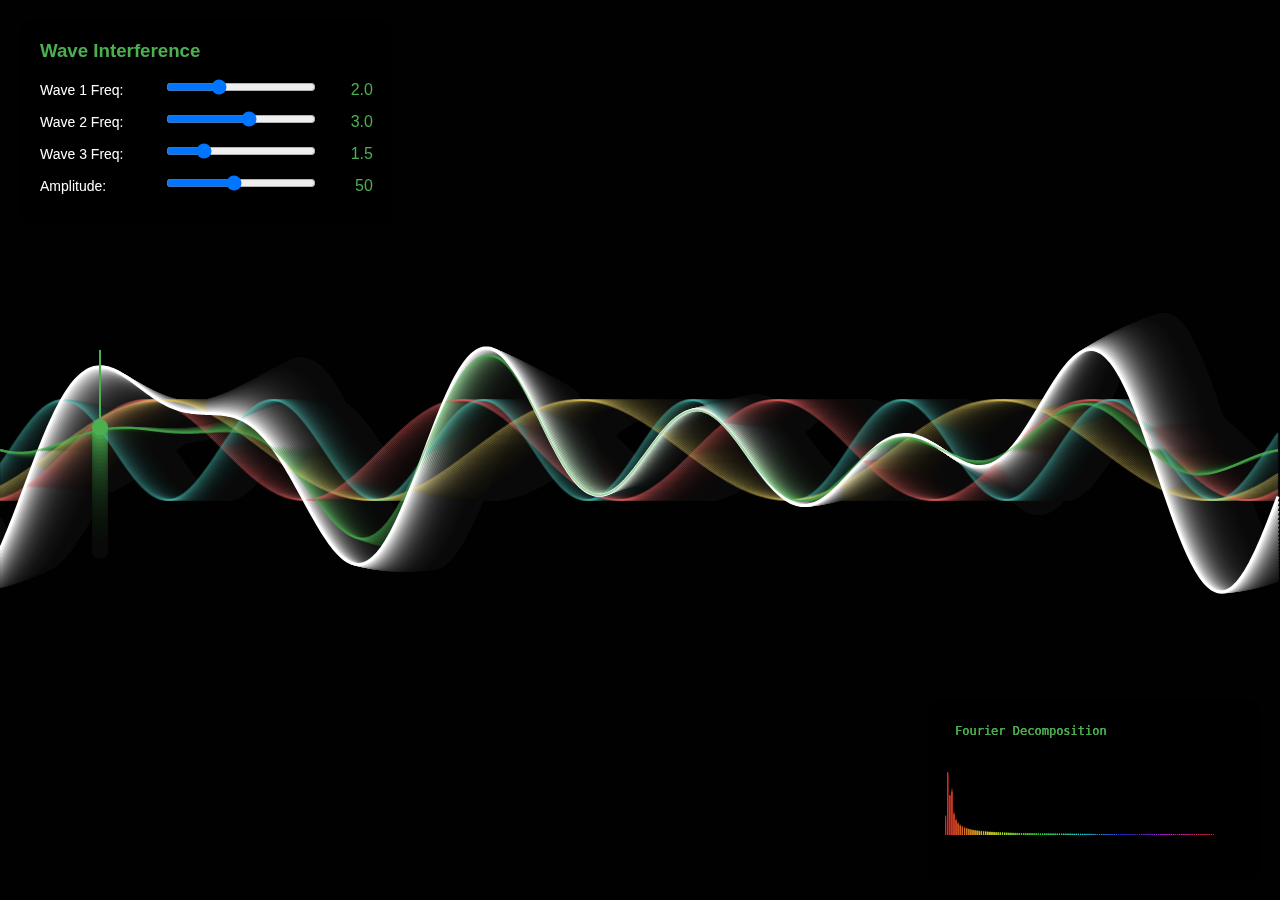
<file: integrate/scene1-wave-interference.html>
<!DOCTYPE html>
<html lang="en">
<head>
    <meta charset="UTF-8">
    <meta name="viewport" content="width=device-width, initial-scale=1.0">
    <title>The Hidden Code - Wave Interference</title>
    <style>
        body {
            margin: 0;
            background: #0a0a0a;
            font-family: -apple-system, BlinkMacSystemFont, 'Segoe UI', Roboto, sans-serif;
            overflow: hidden;
        }
        canvas {
            display: block;
        }
        .controls {
            position: absolute;
            top: 20px;
            left: 20px;
            color: #fff;
            background: rgba(0,0,0,0.7);
            padding: 20px;
            border-radius: 10px;
            backdrop-filter: blur(10px);
        }
        .control-group {
            margin: 10px 0;
        }
        label {
            display: inline-block;
            width: 120px;
            font-size: 14px;
        }
        input[type="range"] {
            width: 150px;
        }
        .value {
            display: inline-block;
            width: 50px;
            text-align: right;
            color: #4CAF50;
        }
        h3 {
            margin: 0 0 15px 0;
            color: #4CAF50;
        }
        .fourier-display {
            position: absolute;
            bottom: 20px;
            right: 20px;
            width: 300px;
            height: 150px;
            background: rgba(0,0,0,0.7);
            border-radius: 10px;
            padding: 15px;
            backdrop-filter: blur(10px);
        }
    </style>
</head>
<body>
    <canvas id="canvas"></canvas>
    
    <div class="controls">
        <h3>Wave Interference</h3>
        <div class="control-group">
            <label>Wave 1 Freq:</label>
            <input type="range" id="freq1" min="0.5" max="5" step="0.1" value="2">
            <span class="value" id="freq1Val">2.0</span>
        </div>
        <div class="control-group">
            <label>Wave 2 Freq:</label>
            <input type="range" id="freq2" min="0.5" max="5" step="0.1" value="3">
            <span class="value" id="freq2Val">3.0</span>
        </div>
        <div class="control-group">
            <label>Wave 3 Freq:</label>
            <input type="range" id="freq3" min="0.5" max="5" step="0.1" value="1.5">
            <span class="value" id="freq3Val">1.5</span>
        </div>
        <div class="control-group">
            <label>Amplitude:</label>
            <input type="range" id="amplitude" min="10" max="100" step="5" value="50">
            <span class="value" id="ampVal">50</span>
        </div>
    </div>
    
    <div class="fourier-display">
        <canvas id="fourierCanvas"></canvas>
    </div>

    <script>
        const canvas = document.getElementById('canvas');
        const ctx = canvas.getContext('2d');
        const fourierCanvas = document.getElementById('fourierCanvas');
        const fCtx = fourierCanvas.getContext('2d');
        
        canvas.width = window.innerWidth;
        canvas.height = window.innerHeight;
        fourierCanvas.width = 270;
        fourierCanvas.height = 120;
        
        let time = 0;
        const waves = [];
        const history = [];
        const maxHistory = 500;
        
        // Control elements
        const freq1 = document.getElementById('freq1');
        const freq2 = document.getElementById('freq2');
        const freq3 = document.getElementById('freq3');
        const amplitude = document.getElementById('amplitude');
        
        freq1.oninput = () => document.getElementById('freq1Val').textContent = parseFloat(freq1.value).toFixed(1);
        freq2.oninput = () => document.getElementById('freq2Val').textContent = parseFloat(freq2.value).toFixed(1);
        freq3.oninput = () => document.getElementById('freq3Val').textContent = parseFloat(freq3.value).toFixed(1);
        amplitude.oninput = () => document.getElementById('ampVal').textContent = amplitude.value;
        
        class Wave {
            constructor(frequency, amplitude, phase, color) {
                this.frequency = frequency;
                this.amplitude = amplitude;
                this.phase = phase;
                this.color = color;
            }
            
            getValue(x, t) {
                return this.amplitude * Math.sin(this.frequency * x + t * 2 + this.phase);
            }
        }
        
        function computeFFT(signal) {
            const N = signal.length;
            const frequencies = new Array(N/2).fill(0);
            
            for (let k = 0; k < N/2; k++) {
                let real = 0, imag = 0;
                for (let n = 0; n < N; n++) {
                    const angle = -2 * Math.PI * k * n / N;
                    real += signal[n] * Math.cos(angle);
                    imag += signal[n] * Math.sin(angle);
                }
                frequencies[k] = Math.sqrt(real * real + imag * imag) / N;
            }
            return frequencies;
        }
        
        function animate() {
            ctx.fillStyle = 'rgba(10, 10, 10, 0.1)';
            ctx.fillRect(0, 0, canvas.width, canvas.height);
            
            const centerY = canvas.height / 2;
            const amp = parseFloat(amplitude.value);
            
            // Update waves
            waves[0] = new Wave(parseFloat(freq1.value), amp, 0, '#FF6B6B');
            waves[1] = new Wave(parseFloat(freq2.value), amp, Math.PI/3, '#4ECDC4');
            waves[2] = new Wave(parseFloat(freq3.value), amp, Math.PI/6, '#FFE66D');
            
            // Draw individual waves
            waves.forEach((wave, index) => {
                ctx.strokeStyle = wave.color;
                ctx.globalAlpha = 0.3;
                ctx.lineWidth = 2;
                ctx.beginPath();
                
                for (let x = 0; x < canvas.width; x += 2) {
                    const y = centerY + wave.getValue(x * 0.01, time);
                    if (x === 0) ctx.moveTo(x, y);
                    else ctx.lineTo(x, y);
                }
                ctx.stroke();
            });
            
            // Draw combined wave
            ctx.globalAlpha = 1;
            ctx.strokeStyle = '#FFFFFF';
            ctx.lineWidth = 3;
            ctx.beginPath();
            
            const combinedSignal = [];
            for (let x = 0; x < canvas.width; x += 2) {
                let y = centerY;
                waves.forEach(wave => {
                    y += wave.getValue(x * 0.01, time);
                });
                combinedSignal.push(y - centerY);
                
                if (x === 0) ctx.moveTo(x, y);
                else ctx.lineTo(x, y);
            }
            ctx.stroke();
            
            // Draw standing wave patterns at boundaries
            ctx.globalAlpha = 0.5;
            ctx.strokeStyle = '#4CAF50';
            ctx.lineWidth = 2;
            ctx.beginPath();
            
            for (let x = 0; x < canvas.width; x += 2) {
                let y = centerY;
                waves.forEach(wave => {
                    // Reflect at boundaries
                    const reflected = wave.getValue(x * 0.01, time) * 
                                    Math.sin(x * Math.PI / canvas.width);
                    y += reflected;
                });
                
                if (x === 0) ctx.moveTo(x, y);
                else ctx.lineTo(x, y);
            }
            ctx.stroke();
            
            // Update Fourier display
            if (combinedSignal.length >= 256) {
                const fft = computeFFT(combinedSignal.slice(0, 256));
                
                fCtx.fillStyle = 'rgba(0, 0, 0, 0.2)';
                fCtx.fillRect(0, 0, fourierCanvas.width, fourierCanvas.height);
                
                // Draw frequency bars
                const barWidth = fourierCanvas.width / fft.length;
                fft.forEach((magnitude, i) => {
                    const height = Math.min(magnitude * 2, fourierCanvas.height - 10);
                    const hue = (i * 360 / fft.length);
                    fCtx.fillStyle = `hsl(${hue}, 70%, 50%)`;
                    fCtx.fillRect(i * barWidth, fourierCanvas.height - height, barWidth - 1, height);
                });
                
                // Label
                fCtx.fillStyle = '#4CAF50';
                fCtx.font = '12px monospace';
                fCtx.fillText('Fourier Decomposition', 10, 20);
            }
            
            // Draw pendulum origin
            const pendX = 100;
            const pendY = centerY + Math.cos(time * 2) * amp * 2;
            
            ctx.globalAlpha = 1;
            ctx.fillStyle = '#4CAF50';
            ctx.beginPath();
            ctx.arc(pendX, pendY, 8, 0, Math.PI * 2);
            ctx.fill();
            
            ctx.strokeStyle = '#4CAF50';
            ctx.lineWidth = 2;
            ctx.beginPath();
            ctx.moveTo(pendX, centerY - 100);
            ctx.lineTo(pendX, pendY);
            ctx.stroke();
            
            time += 0.02;
            requestAnimationFrame(animate);
        }
        
        window.addEventListener('resize', () => {
            canvas.width = window.innerWidth;
            canvas.height = window.innerHeight;
        });
        
        animate();
    </script>
</body>
</html>
</file>
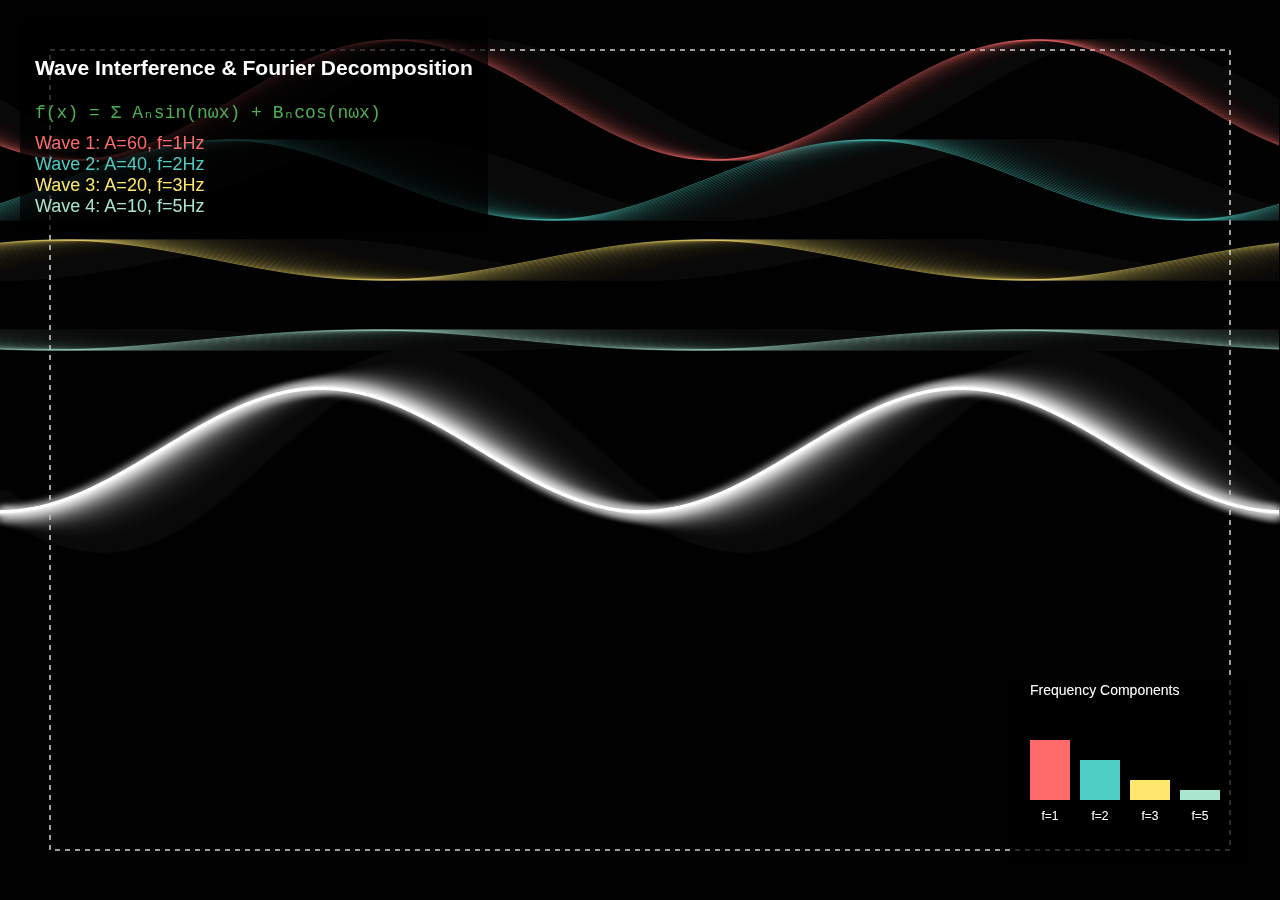
<file: integrate/scene1_wave_interference.html>
<!DOCTYPE html>
<html lang="en">
<head>
    <meta charset="UTF-8">
    <meta name="viewport" content="width=device-width, initial-scale=1.0">
    <title>Scene 1: The Hidden Code - Wave Interference</title>
    <style>
        body {
            margin: 0;
            padding: 0;
            font-family: 'Arial', sans-serif;
            background: #0a0a0a;
            color: #fff;
            overflow: hidden;
        }
        canvas {
            display: block;
        }
        .info {
            position: absolute;
            top: 20px;
            left: 20px;
            font-size: 18px;
            background: rgba(0,0,0,0.7);
            padding: 15px;
            border-radius: 5px;
        }
        .equation {
            font-family: 'Courier New', monospace;
            color: #4CAF50;
            margin: 10px 0;
        }
    </style>
</head>
<body>
    <canvas id="canvas"></canvas>
    <div class="info">
        <h3>Wave Interference & Fourier Decomposition</h3>
        <div class="equation">f(x) = Σ Aₙsin(nωx) + Bₙcos(nωx)</div>
        <div id="components"></div>
    </div>

    <script>
        const canvas = document.getElementById('canvas');
        const ctx = canvas.getContext('2d');
        
        canvas.width = window.innerWidth;
        canvas.height = window.innerHeight;
        
        let time = 0;
        const waves = [
            { freq: 1, amp: 60, phase: 0, color: '#FF6B6B' },
            { freq: 2, amp: 40, phase: Math.PI/4, color: '#4ECDC4' },
            { freq: 3, amp: 20, phase: Math.PI/2, color: '#FFE66D' },
            { freq: 5, amp: 10, phase: Math.PI, color: '#A8E6CF' }
        ];
        
        function drawWave(wave, y, showIndividual = true) {
            ctx.beginPath();
            ctx.strokeStyle = showIndividual ? wave.color : '#fff';
            ctx.lineWidth = showIndividual ? 1 : 3;
            ctx.globalAlpha = showIndividual ? 0.5 : 1;
            
            for (let x = 0; x < canvas.width; x++) {
                const angle = (x / canvas.width) * Math.PI * 4 + time * wave.freq;
                const yPos = y + wave.amp * Math.sin(angle + wave.phase);
                
                if (x === 0) {
                    ctx.moveTo(x, yPos);
                } else {
                    ctx.lineTo(x, yPos);
                }
            }
            
            ctx.stroke();
            ctx.globalAlpha = 1;
        }
        
        function drawCompositeWave() {
            ctx.beginPath();
            ctx.strokeStyle = '#fff';
            ctx.lineWidth = 3;
            ctx.shadowBlur = 10;
            ctx.shadowColor = '#fff';
            
            for (let x = 0; x < canvas.width; x++) {
                let ySum = canvas.height / 2;
                
                waves.forEach(wave => {
                    const angle = (x / canvas.width) * Math.PI * 4 + time * wave.freq;
                    ySum += wave.amp * Math.sin(angle + wave.phase);
                });
                
                if (x === 0) {
                    ctx.moveTo(x, ySum);
                } else {
                    ctx.lineTo(x, ySum);
                }
            }
            
            ctx.stroke();
            ctx.shadowBlur = 0;
        }
        
        function drawFourierBars() {
            const barWidth = 40;
            const startX = canvas.width - 250;
            const startY = canvas.height - 200;
            
            ctx.fillStyle = 'rgba(0,0,0,0.8)';
            ctx.fillRect(startX - 20, startY - 20, 240, 180);
            
            ctx.fillStyle = '#fff';
            ctx.font = '14px Arial';
            ctx.fillText('Frequency Components', startX, startY - 5);
            
            waves.forEach((wave, i) => {
                const x = startX + i * (barWidth + 10);
                const height = wave.amp;
                
                ctx.fillStyle = wave.color;
                ctx.fillRect(x, startY + 100 - height, barWidth, height);
                
                ctx.fillStyle = '#fff';
                ctx.font = '12px Arial';
                ctx.textAlign = 'center';
                ctx.fillText(`f=${wave.freq}`, x + barWidth/2, startY + 120);
            });
            
            ctx.textAlign = 'left';
        }
        
        function updateComponentsDisplay() {
            const componentsDiv = document.getElementById('components');
            componentsDiv.innerHTML = waves.map((wave, i) => 
                `<div style="color: ${wave.color}">Wave ${i+1}: A=${wave.amp}, f=${wave.freq}Hz</div>`
            ).join('');
        }
        
        function animate() {
            ctx.fillStyle = 'rgba(10, 10, 10, 0.1)';
            ctx.fillRect(0, 0, canvas.width, canvas.height);
            
            // Draw individual waves
            waves.forEach((wave, i) => {
                const y = 100 + i * 80;
                drawWave(wave, y);
            });
            
            // Draw composite wave
            drawCompositeWave();
            
            // Draw Fourier decomposition bars
            drawFourierBars();
            
            // Draw boundary reflections
            ctx.strokeStyle = 'rgba(255, 255, 255, 0.3)';
            ctx.lineWidth = 1;
            ctx.setLineDash([5, 5]);
            ctx.strokeRect(50, 50, canvas.width - 100, canvas.height - 100);
            ctx.setLineDash([]);
            
            time += 0.02;
            requestAnimationFrame(animate);
        }
        
        updateComponentsDisplay();
        animate();
        
        // Handle resize
        window.addEventListener('resize', () => {
            canvas.width = window.innerWidth;
            canvas.height = window.innerHeight;
        });
    </script>
</body>
</html>
</file>
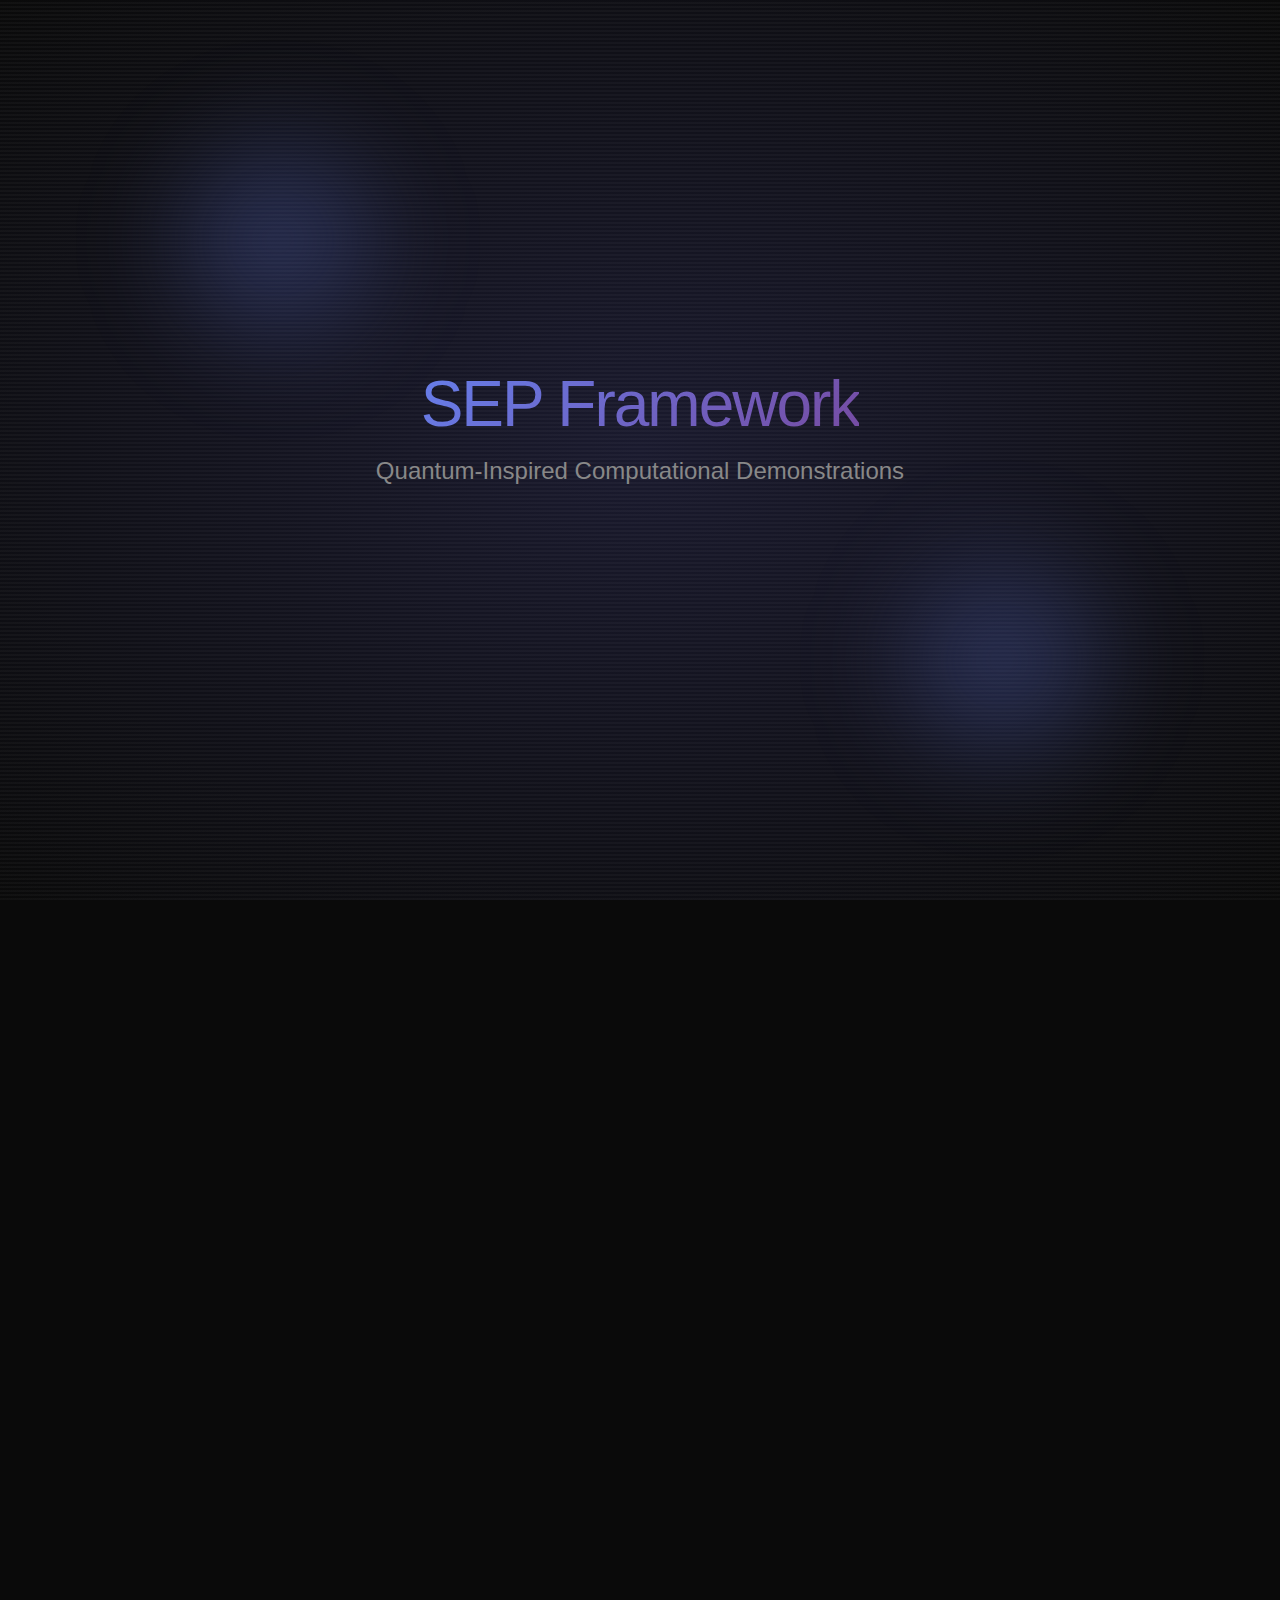
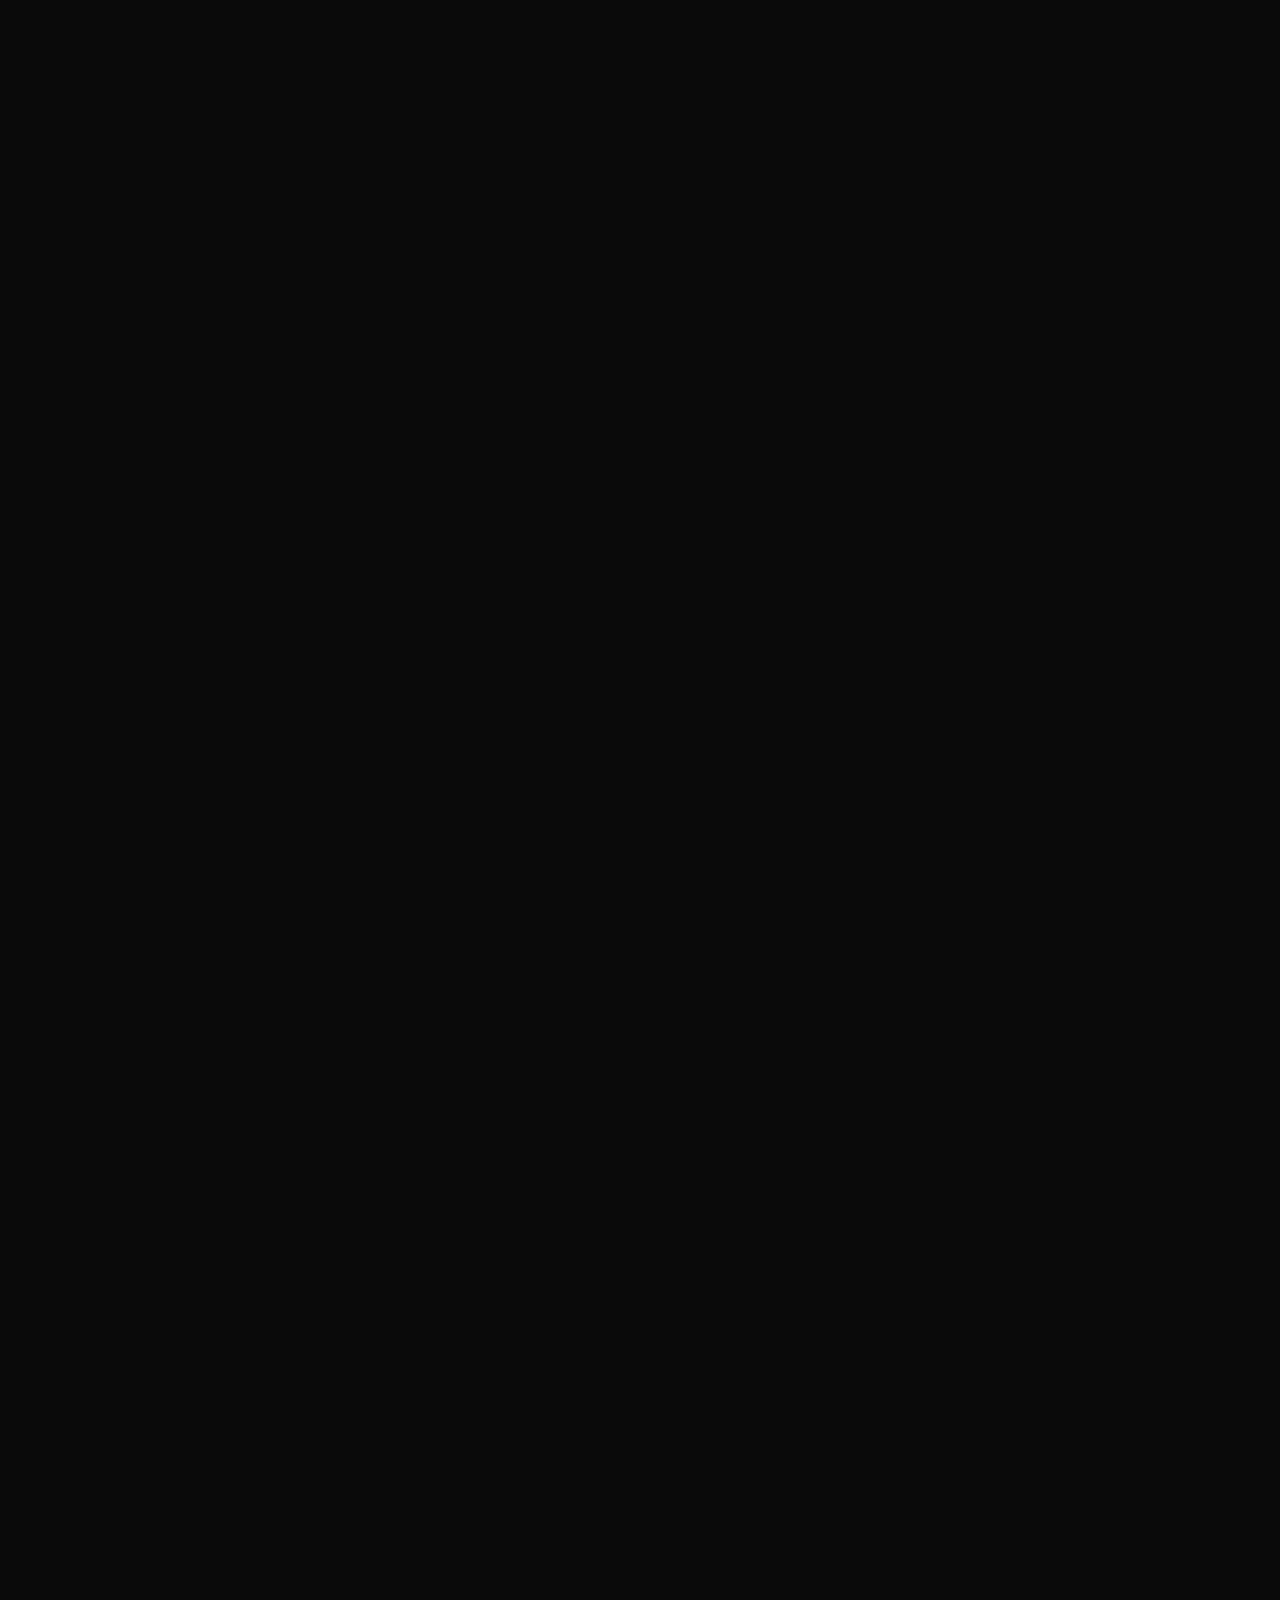
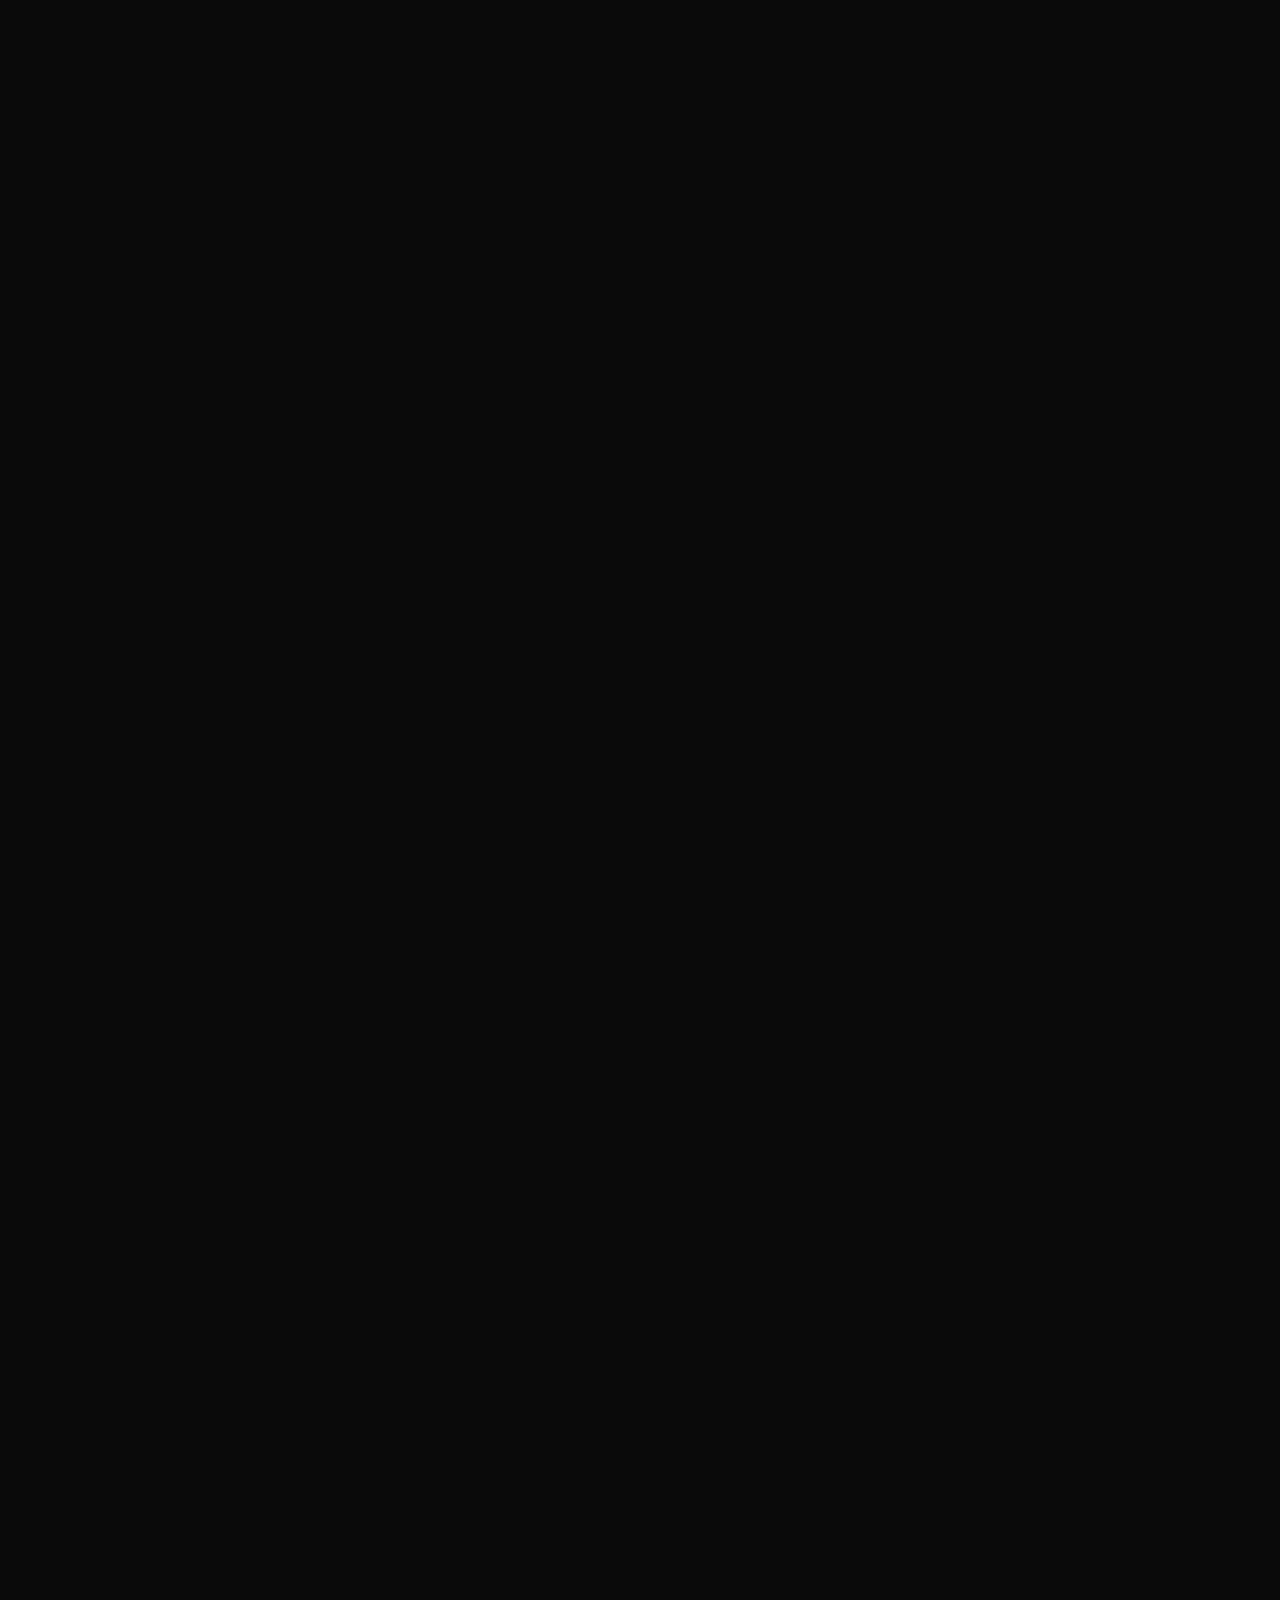
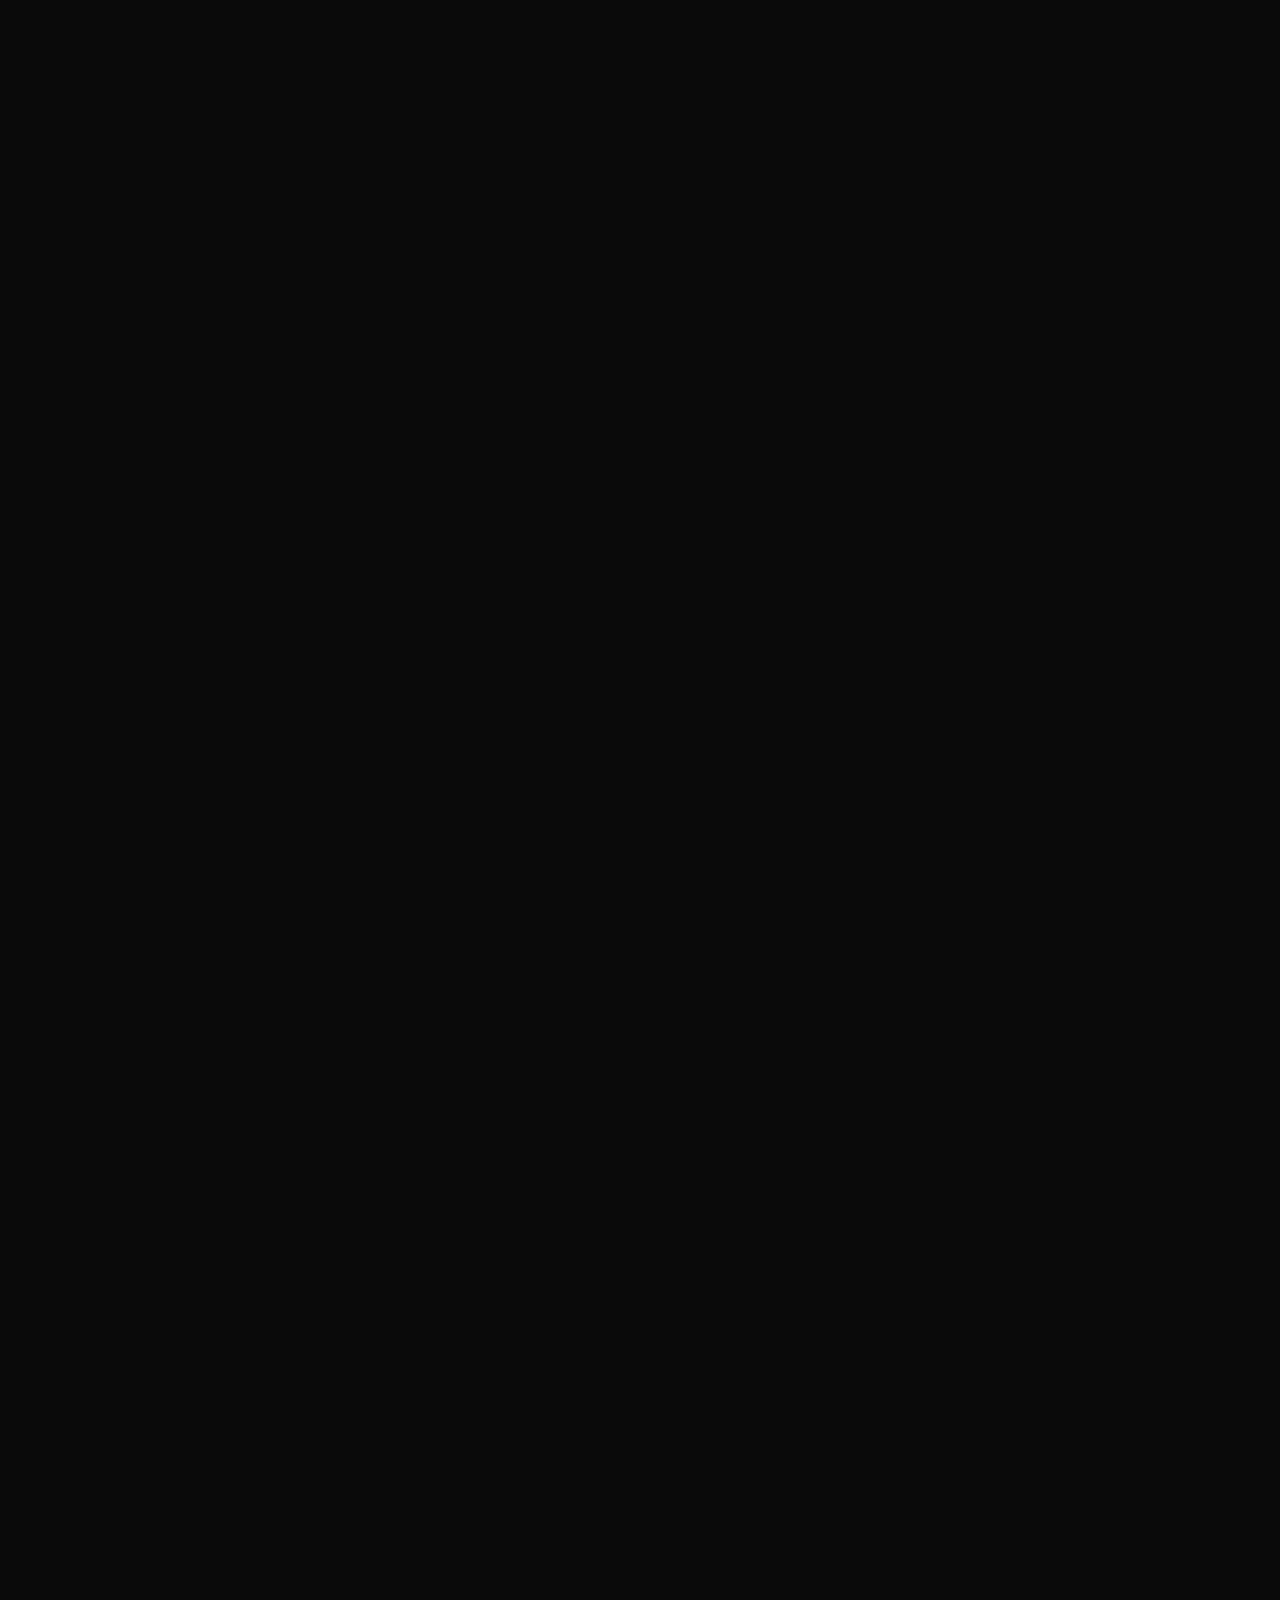
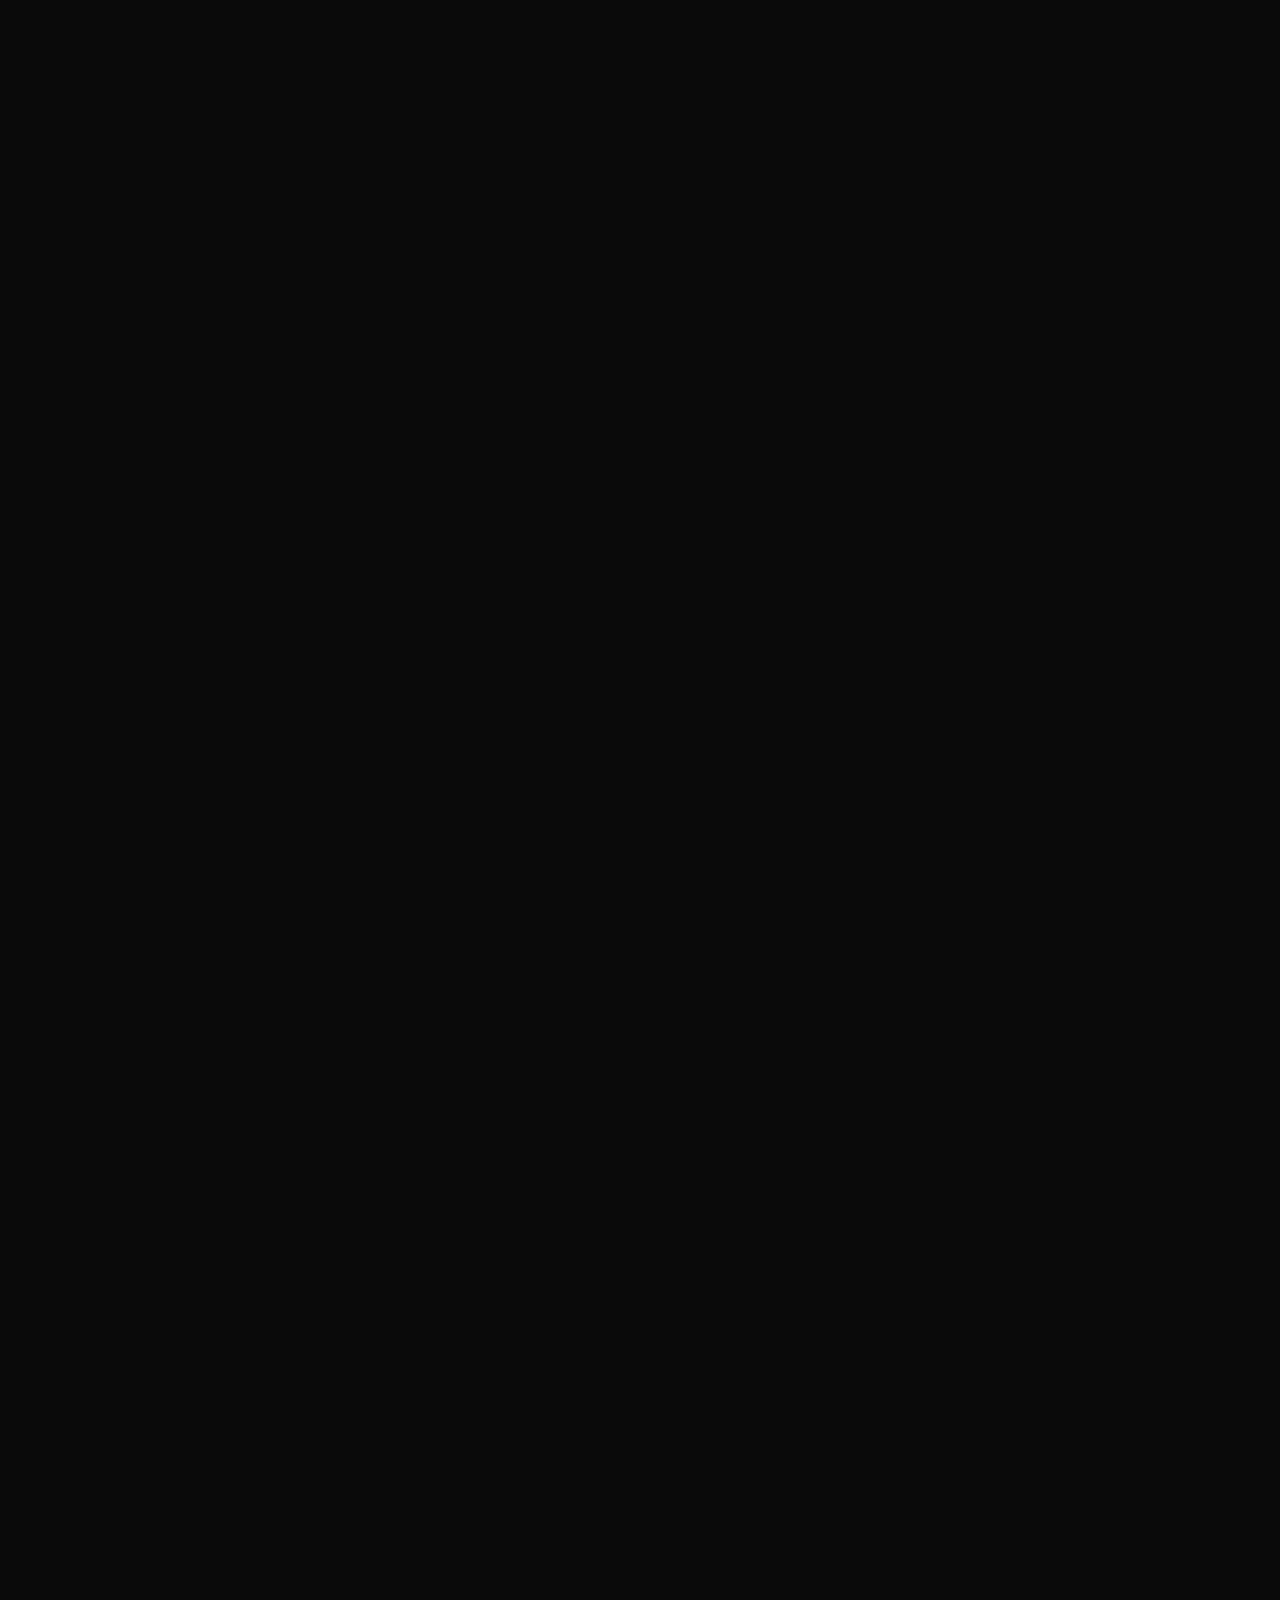
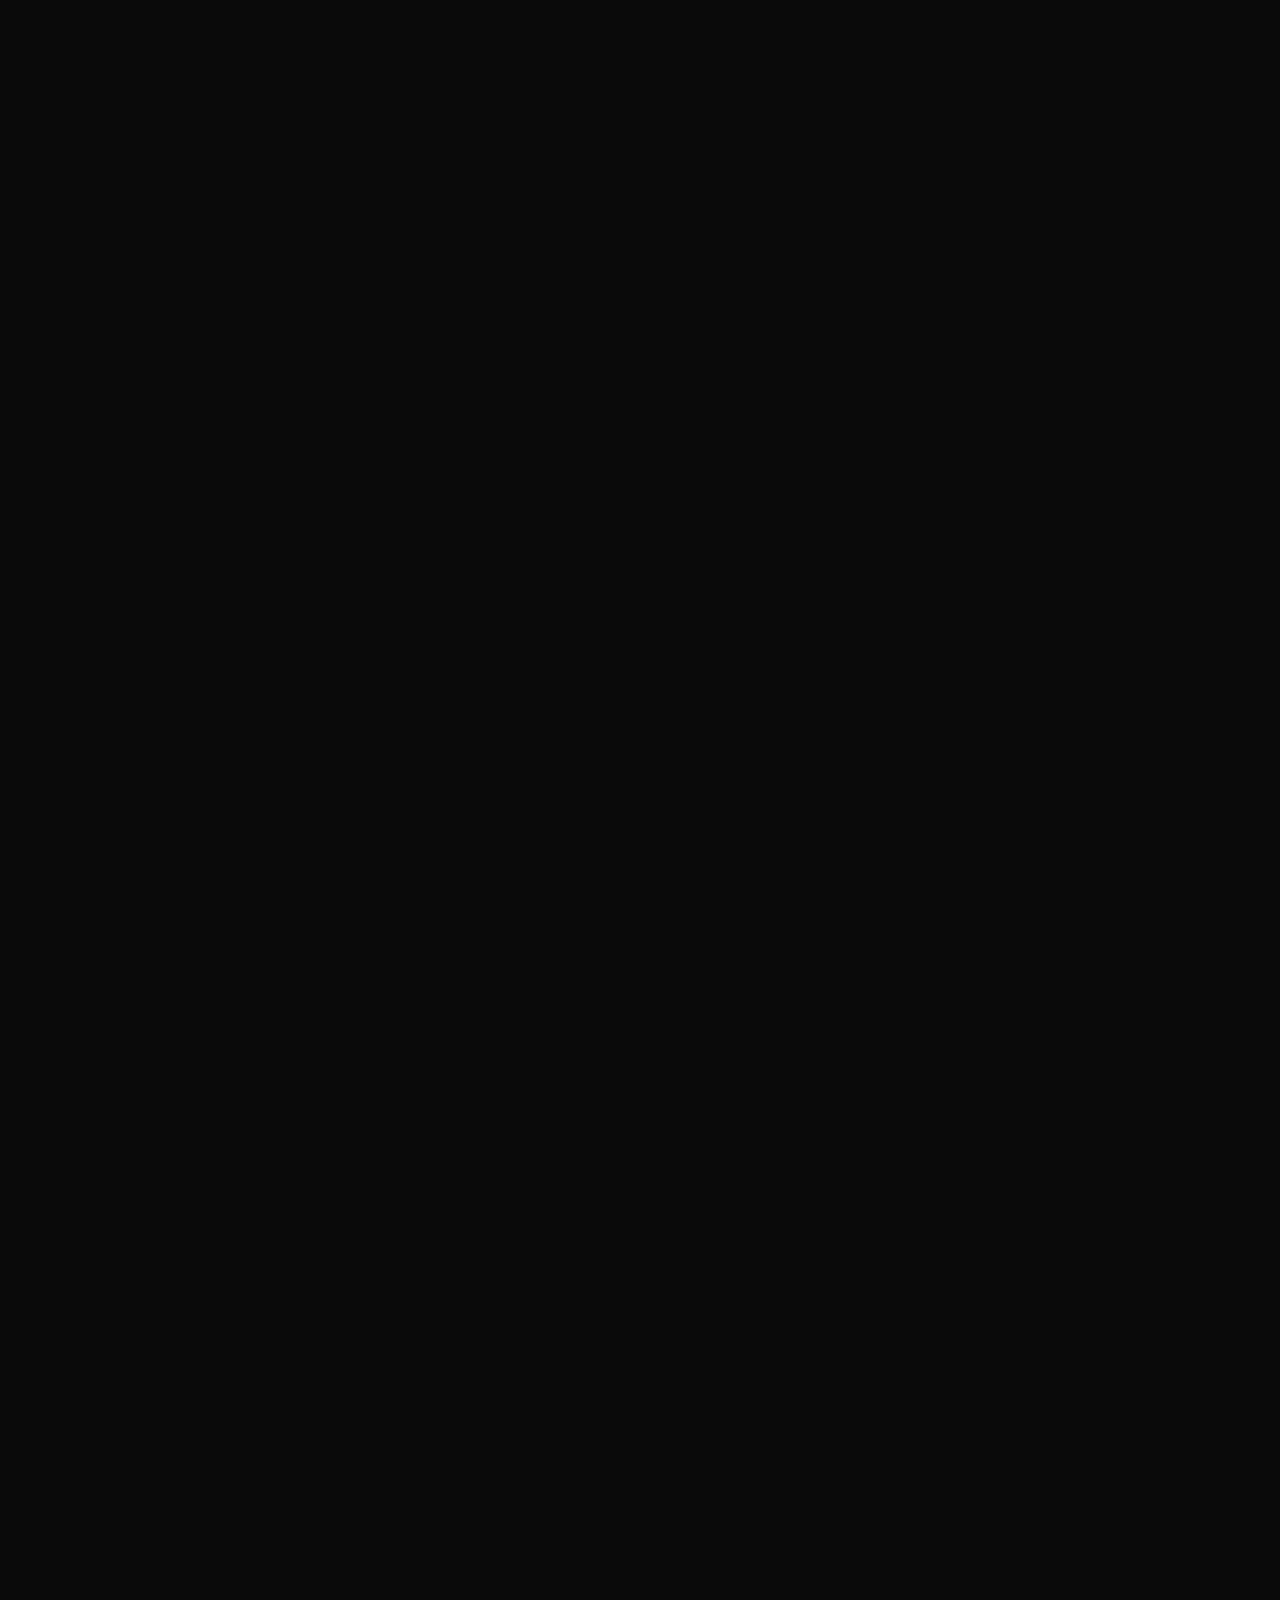
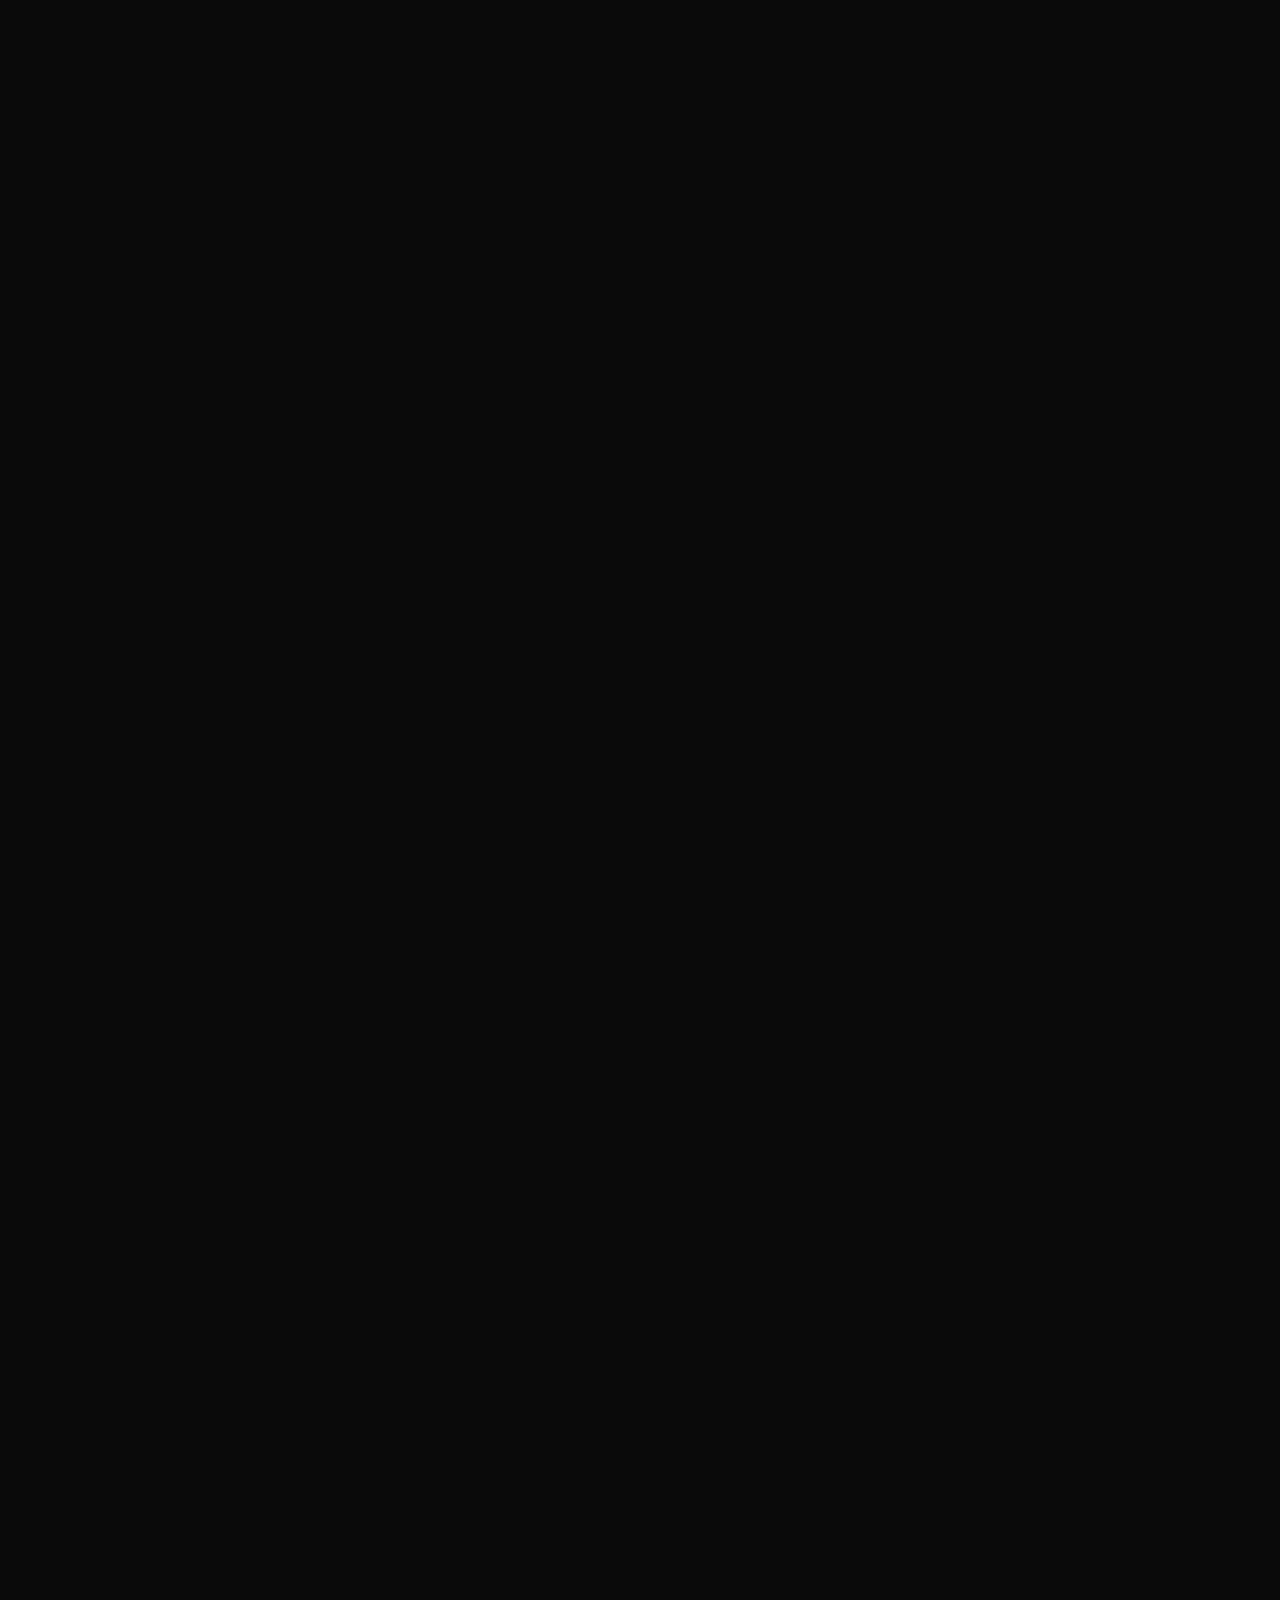
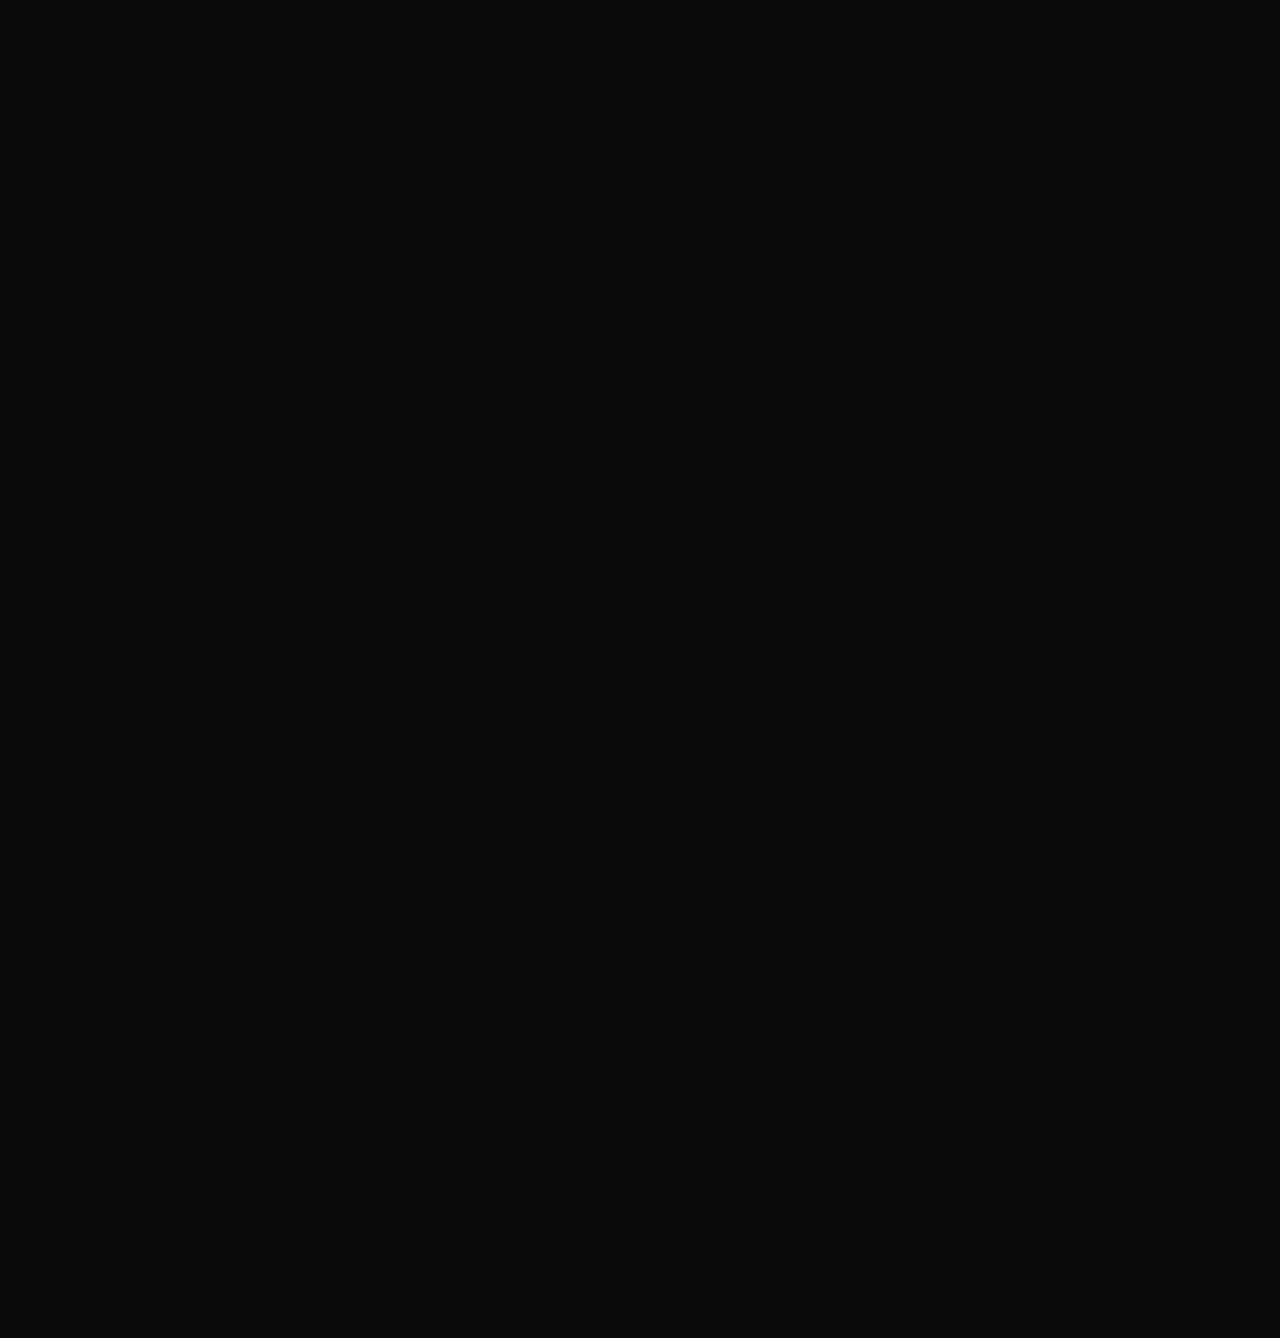
<file: integrate/sep-demos-page.html>
<!DOCTYPE html>
<html lang="en">
<head>
    <meta charset="UTF-8">
    <meta name="viewport" content="width=device-width, initial-scale=1.0">
    <title>SEP Framework - Interactive Demos</title>
    <style>
        * {
            margin: 0;
            padding: 0;
            box-sizing: border-box;
        }

        body {
            font-family: -apple-system, BlinkMacSystemFont, 'Segoe UI', Roboto, Oxygen, Ubuntu, Cantarell, sans-serif;
            background: #0a0a0a;
            color: #ffffff;
            overflow-x: hidden;
        }

        .hero {
            min-height: 100vh;
            display: flex;
            flex-direction: column;
            justify-content: center;
            align-items: center;
            background: radial-gradient(ellipse at center, #1a1a2e 0%, #0a0a0a 100%);
            position: relative;
            overflow: hidden;
        }

        .hero::before {
            content: '';
            position: absolute;
            width: 200%;
            height: 200%;
            background: repeating-linear-gradient(
                0deg,
                transparent,
                transparent 2px,
                rgba(255, 255, 255, 0.03) 2px,
                rgba(255, 255, 255, 0.03) 4px
            );
            animation: scan 8s linear infinite;
        }

        @keyframes scan {
            0% { transform: translateY(-100%); }
            100% { transform: translateY(100%); }
        }

        h1 {
            font-size: 4rem;
            font-weight: 300;
            letter-spacing: -2px;
            margin-bottom: 1rem;
            background: linear-gradient(135deg, #667eea 0%, #764ba2 100%);
            -webkit-background-clip: text;
            -webkit-text-fill-color: transparent;
            z-index: 1;
        }

        .subtitle {
            font-size: 1.5rem;
            color: #888;
            margin-bottom: 3rem;
            z-index: 1;
        }

        .demos-container {
            max-width: 1400px;
            margin: 0 auto;
            padding: 4rem 2rem;
        }

        .demo-section {
            margin-bottom: 6rem;
            opacity: 0;
            transform: translateY(30px);
            animation: fadeInUp 0.8s ease forwards;
        }

        .demo-section:nth-child(1) { animation-delay: 0.1s; }
        .demo-section:nth-child(2) { animation-delay: 0.2s; }
        .demo-section:nth-child(3) { animation-delay: 0.3s; }
        .demo-section:nth-child(4) { animation-delay: 0.4s; }
        .demo-section:nth-child(5) { animation-delay: 0.5s; }
        .demo-section:nth-child(6) { animation-delay: 0.6s; }
        .demo-section:nth-child(7) { animation-delay: 0.7s; }
        .demo-section:nth-child(8) { animation-delay: 0.8s; }
        .demo-section:nth-child(9) { animation-delay: 0.9s; }
        .demo-section:nth-child(10) { animation-delay: 1.0s; }
        .demo-section:nth-child(11) { animation-delay: 1.1s; }
        .demo-section:nth-child(12) { animation-delay: 1.2s; }

        @keyframes fadeInUp {
            to {
                opacity: 1;
                transform: translateY(0);
            }
        }

        .demo-header {
            display: flex;
            align-items: center;
            margin-bottom: 2rem;
            position: relative;
        }

        .demo-number {
            font-size: 5rem;
            font-weight: 900;
            color: #1a1a2e;
            margin-right: 2rem;
            line-height: 1;
        }

        .demo-title {
            flex: 1;
        }

        .demo-title h2 {
            font-size: 2.5rem;
            font-weight: 300;
            margin-bottom: 0.5rem;
            background: linear-gradient(135deg, #667eea 0%, #764ba2 100%);
            -webkit-background-clip: text;
            -webkit-text-fill-color: transparent;
        }

        .demo-title p {
            color: #888;
            font-size: 1.1rem;
        }

        .demo-canvas {
            background: #0f0f0f;
            border-radius: 20px;
            padding: 2rem;
            position: relative;
            overflow: hidden;
            box-shadow: 0 20px 60px rgba(0, 0, 0, 0.5);
            border: 1px solid rgba(255, 255, 255, 0.1);
        }

        canvas {
            display: block;
            width: 100%;
            border-radius: 10px;
            cursor: crosshair;
        }

        .controls {
            margin-top: 1.5rem;
            display: flex;
            gap: 1rem;
            flex-wrap: wrap;
        }

        button {
            background: linear-gradient(135deg, #667eea 0%, #764ba2 100%);
            color: white;
            border: none;
            padding: 0.75rem 2rem;
            border-radius: 50px;
            font-size: 1rem;
            cursor: pointer;
            transition: all 0.3s ease;
            position: relative;
            overflow: hidden;
        }

        button::before {
            content: '';
            position: absolute;
            top: 0;
            left: -100%;
            width: 100%;
            height: 100%;
            background: rgba(255, 255, 255, 0.2);
            transition: left 0.5s ease;
        }

        button:hover::before {
            left: 100%;
        }

        button:hover {
            transform: translateY(-2px);
            box-shadow: 0 10px 20px rgba(102, 126, 234, 0.3);
        }

        .slider-container {
            display: flex;
            align-items: center;
            gap: 1rem;
            background: rgba(255, 255, 255, 0.05);
            padding: 0.75rem 1.5rem;
            border-radius: 50px;
        }

        input[type="range"] {
            width: 150px;
            height: 5px;
            background: #333;
            outline: none;
            border-radius: 5px;
            -webkit-appearance: none;
        }

        input[type="range"]::-webkit-slider-thumb {
            -webkit-appearance: none;
            width: 20px;
            height: 20px;
            background: linear-gradient(135deg, #667eea 0%, #764ba2 100%);
            border-radius: 50%;
            cursor: pointer;
        }

        .info-panel {
            background: rgba(255, 255, 255, 0.05);
            border-radius: 10px;
            padding: 1.5rem;
            margin-top: 1rem;
            font-family: 'Courier New', monospace;
        }

        .quantum-glow {
            position: absolute;
            width: 300px;
            height: 300px;
            background: radial-gradient(circle, rgba(102, 126, 234, 0.3) 0%, transparent 70%);
            pointer-events: none;
            filter: blur(40px);
            animation: float 6s ease-in-out infinite;
        }

        @keyframes float {
            0%, 100% { transform: translate(0, 0) scale(1); }
            50% { transform: translate(30px, -30px) scale(1.1); }
        }

        .loading {
            display: inline-block;
            width: 20px;
            height: 20px;
            border: 2px solid rgba(255, 255, 255, 0.3);
            border-radius: 50%;
            border-top-color: #667eea;
            animation: spin 1s ease-in-out infinite;
        }

        @keyframes spin {
            to { transform: rotate(360deg); }
        }
    </style>
</head>
<body>
    <div class="hero">
        <div class="quantum-glow" style="top: 10%; left: 10%;"></div>
        <div class="quantum-glow" style="bottom: 10%; right: 10%;"></div>
        <h1>SEP Framework</h1>
        <p class="subtitle">Quantum-Inspired Computational Demonstrations</p>
    </div>

    <div class="demos-container">
        <!-- Scene 1: Wave Interference -->
        <div class="demo-section">
            <div class="demo-header">
                <div class="demo-number">01</div>
                <div class="demo-title">
                    <h2>The Hidden Code</h2>
                    <p>Wave Interference & Sine/Cosine Emergence</p>
                </div>
            </div>
            <div class="demo-canvas">
                <canvas id="wave-canvas" width="1200" height="400"></canvas>
                <div class="controls">
                    <button onclick="toggleWaveAnimation(1)">Play/Pause</button>
                    <div class="slider-container">
                        <label>Frequency:</label>
                        <input type="range" id="freq1" min="1" max="10" value="3" step="0.1">
                        <span id="freq1-value">3</span>
                    </div>
                    <div class="slider-container">
                        <label>Amplitude:</label>
                        <input type="range" id="amp1" min="0" max="100" value="50">
                    </div>
                </div>
                <div class="info-panel" id="wave-info">
                    <div>Phase: <span id="phase-display">0.00</span> rad</div>
                    <div>Interference: <span id="interference-display">Constructive</span></div>
                </div>
            </div>
        </div>

        <!-- Scene 2: Geometric Classification -->
        <div class="demo-section">
            <div class="demo-header">
                <div class="demo-number">02</div>
                <div class="demo-title">
                    <h2>Identity Through Distinction</h2>
                    <p>Euclid's Angle Classification System</p>
                </div>
            </div>
            <div class="demo-canvas">
                <canvas id="angle-canvas" width="1200" height="400"></canvas>
                <div class="controls">
                    <button onclick="randomizeAngle()">Random Angle</button>
                    <button onclick="toggleAngleAnimation()">Animate</button>
                </div>
                <div class="info-panel">
                    <div>Angle: <span id="angle-value">45.00</span>°</div>
                    <div>Type: <span id="angle-type">Acute</span></div>
                    <div>Cosine: <span id="cosine-value">0.707</span></div>
                </div>
            </div>
        </div>

        <!-- Scene 3: Cosine Alignment -->
        <div class="demo-section">
            <div class="demo-header">
                <div class="demo-number">03</div>
                <div class="demo-title">
                    <h2>Cosine Alignment</h2>
                    <p>Billiard Ball Collision Dynamics</p>
                </div>
            </div>
            <div class="demo-canvas">
                <canvas id="billiard-canvas" width="1200" height="400"></canvas>
                <div class="controls">
                    <button onclick="resetBilliards()">Reset</button>
                    <button onclick="toggleBilliardAnimation()">Play/Pause</button>
                    <div class="slider-container">
                        <label>Impact Angle:</label>
                        <input type="range" id="impact-angle" min="0" max="180" value="45">
                    </div>
                </div>
                <div class="info-panel">
                    <div>Impact Cosine: <span id="impact-cosine">0.707</span></div>
                    <div>Energy Transfer: <span id="energy-transfer">50%</span></div>
                </div>
            </div>
        </div>

        <!-- Scene 4: Sine Deviation -->
        <div class="demo-section">
            <div class="demo-header">
                <div class="demo-number">04</div>
                <div class="demo-title">
                    <h2>Sine Deviation</h2>
                    <p>Tangent Explosion at Boundaries</p>
                </div>
            </div>
            <div class="demo-canvas">
                <canvas id="tangent-canvas" width="1200" height="400"></canvas>
                <div class="controls">
                    <button onclick="toggleTangentAnimation()">Animate</button>
                    <div class="slider-container">
                        <label>Angle:</label>
                        <input type="range" id="tangent-angle" min="0" max="89" value="45" step="0.1">
                        <span id="tangent-angle-value">45°</span>
                    </div>
                </div>
                <div class="info-panel">
                    <div>Sine: <span id="sine-value">0.707</span></div>
                    <div>Cosine: <span id="cos-value">0.707</span></div>
                    <div>Tangent: <span id="tan-value">1.000</span></div>
                </div>
            </div>
        </div>

        <!-- Scene 5: Three-Body Problem -->
        <div class="demo-section">
            <div class="demo-header">
                <div class="demo-number">05</div>
                <div class="demo-title">
                    <h2>Angle Reality Classification</h2>
                    <p>Three-Body Gravitational System</p>
                </div>
            </div>
            <div class="demo-canvas">
                <canvas id="gravity-canvas" width="1200" height="600"></canvas>
                <div class="controls">
                    <button onclick="resetGravity()">Reset</button>
                    <button onclick="toggleGravityAnimation()">Play/Pause</button>
                    <button onclick="addTrails()">Toggle Trails</button>
                </div>
                <div class="info-panel">
                    <div>System Energy: <span id="system-energy">-1.234</span></div>
                    <div>Stability: <span id="stability">Chaotic</span></div>
                </div>
            </div>
        </div>

        <!-- Scene 6: Billiard Pi -->
        <div class="demo-section">
            <div class="demo-header">
                <div class="demo-number">06</div>
                <div class="demo-title">
                    <h2>Boundary Enforcement</h2>
                    <p>Computing π Through Collisions</p>
                </div>
            </div>
            <div class="demo-canvas">
                <canvas id="pi-canvas" width="1200" height="400"></canvas>
                <div class="controls">
                    <button onclick="startPiCalculation()">Start</button>
                    <button onclick="resetPiCalculation()">Reset</button>
                    <div class="slider-container">
                        <label>Mass Ratio:</label>
                        <input type="range" id="mass-ratio" min="1" max="6" value="2">
                        <span>10<sup id="mass-power">2</sup></span>
                    </div>
                </div>
                <div class="info-panel">
                    <div>Collisions: <span id="collision-count">0</span></div>
                    <div>π Approximation: <span id="pi-approximation">0.000</span></div>
                    <div>Error: <span id="pi-error">100%</span></div>
                </div>
            </div>
        </div>

        <!-- Scene 7: Prime Spiral -->
        <div class="demo-section">
            <div class="demo-header">
                <div class="demo-number">07</div>
                <div class="demo-title">
                    <h2>Prime Uniqueness</h2>
                    <p>Ulam Spiral & Trajectory Mapping</p>
                </div>
            </div>
            <div class="demo-canvas">
                <canvas id="prime-canvas" width="1200" height="600"></canvas>
                <div class="controls">
                    <button onclick="togglePrimeAnimation()">Animate</button>
                    <button onclick="switchPrimeView()">Switch View</button>
                    <div class="slider-container">
                        <label>Zoom:</label>
                        <input type="range" id="prime-zoom" min="1" max="10" value="5">
                    </div>
                </div>
                <div class="info-panel">
                    <div>Primes Found: <span id="prime-count">0</span></div>
                    <div>Density: <span id="prime-density">0%</span></div>
                </div>
            </div>
        </div>

        <!-- Scene 8: Flocking -->
        <div class="demo-section">
            <div class="demo-header">
                <div class="demo-number">08</div>
                <div class="demo-title">
                    <h2>Multi-Perspective Coherence</h2>
                    <p>Trigonometric Flocking Behavior</p>
                </div>
            </div>
            <div class="demo-canvas">
                <canvas id="flock-canvas" width="1200" height="600"></canvas>
                <div class="controls">
                    <button onclick="resetFlock()">Reset</button>
                    <button onclick="toggleFlockAnimation()">Play/Pause</button>
                    <div class="slider-container">
                        <label>Coherence:</label>
                        <input type="range" id="coherence" min="0" max="100" value="50">
                    </div>
                </div>
                <div class="info-panel">
                    <div>Boids: <span id="boid-count">50</span></div>
                    <div>Average Alignment: <span id="alignment">0.00</span></div>
                </div>
            </div>
        </div>

        <!-- Scene 9: SEP Framework -->
        <div class="demo-section">
            <div class="demo-header">
                <div class="demo-number">09</div>
                <div class="demo-title">
                    <h2>SEP Operationalization</h2>
                    <p>64-bit Quantum State Detection</p>
                </div>
            </div>
            <div class="demo-canvas">
                <canvas id="sep-canvas" width="1200" height="600"></canvas>
                <div class="controls">
                    <button onclick="runQBSA()">Run QBSA</button>
                    <button onclick="runQFH()">Run QFH</button>
                    <button onclick="resetSEP()">Reset</button>
                </div>
                <div class="info-panel">
                    <div>State Vector: <span id="state-vector">|000...000⟩</span></div>
                    <div>Coherence: <span id="coherence-level">1.000</span></div>
                    <div>Ruptures Detected: <span id="rupture-count">0</span></div>
                </div>
            </div>
        </div>

        <!-- Scene 10: Fluid Dynamics -->
        <div class="demo-section">
            <div class="demo-header">
                <div class="demo-number">10</div>
                <div class="demo-title">
                    <h2>Particle Fluid</h2>
                    <p>Particle-based fluid with boundary rotation</p>
                </div>
            </div>
            <div class="demo-canvas">
                <canvas id="fluid-canvas" width="1200" height="600"></canvas>
                <div class="controls">
                    <button onclick="resetFluid()">Reset</button>
                    <button onclick="toggleFluidAnimation()">Play/Pause</button>
                    <button onclick="addVortex()">Add Vortex</button>
                </div>
                <div class="info-panel">
                    <div>Vorticity: <span id="vorticity">0.00</span></div>
                    <div>Reynolds Number: <span id="reynolds">1000</span></div>
                </div>
            </div>
        </div>

        <!-- Scene 11: Black-Scholes -->
        <div class="demo-section">
            <div class="demo-header">
                <div class="demo-number">11</div>
                <div class="demo-title">
                    <h2>Derivative Applications</h2>
                    <p>Black-Scholes with SEP Enhancement</p>
                </div>
            </div>
            <div class="demo-canvas">
                <canvas id="options-canvas" width="1200" height="600"></canvas>
                <div class="controls">
                    <button onclick="calculateOptions()">Calculate</button>
                    <div class="slider-container">
                        <label>Volatility:</label>
                        <input type="range" id="volatility" min="10" max="100" value="30">
                        <span id="vol-value">30%</span>
                    </div>
                </div>
                <div class="info-panel">
                    <div>Traditional Time: <span id="trad-time">0.00ms</span></div>
                    <div>SEP Time: <span id="sep-time">0.00ms</span></div>
                    <div>Speedup: <span id="speedup">0.0x</span></div>
                </div>
            </div>
        </div>

        <!-- Scene 12: Reality's Code -->
        <div class="demo-section">
            <div class="demo-header">
                <div class="demo-number">12</div>
                <div class="demo-title">
                    <h2>Reality's Code</h2>
                    <p>Unified Meta-Visualization</p>
                </div>
            </div>
            <div class="demo-canvas">
                <canvas id="meta-canvas" width="1200" height="800"></canvas>
                <div class="controls">
                    <button onclick="toggleMetaAnimation()">Play/Pause</button>
                    <button onclick="cycleMetaMode()">Change Mode</button>
                </div>
                <div class="info-panel">
                    <div>Integration Level: <span id="integration">0%</span></div>
                    <div>Framework Status: <span id="framework-status">Initializing...</span></div>
                </div>
            </div>
        </div>
    </div>

    <script>
        // Global animation states
        let animations = {};
        
        // Scene 1: Wave Interference
        function initWaveDemo() {
            const canvas = document.getElementById('wave-canvas');
            const ctx = canvas.getContext('2d');
            let time = 0;
            let isPlaying = true;
            
            function drawWave() {
                ctx.fillStyle = '#0f0f0f';
                ctx.fillRect(0, 0, canvas.width, canvas.height);
                
                const freq1 = parseFloat(document.getElementById('freq1').value);
                const amp1 = parseFloat(document.getElementById('amp1').value);
                
                // Draw grid
                ctx.strokeStyle = 'rgba(255, 255, 255, 0.1)';
                ctx.lineWidth = 1;
                for (let i = 0; i < canvas.width; i += 50) {
                    ctx.beginPath();
                    ctx.moveTo(i, 0);
                    ctx.lineTo(i, canvas.height);
                    ctx.stroke();
                }
                
                // Draw multiple waves
                for (let wave = 0; wave < 3; wave++) {
                    ctx.strokeStyle = `hsl(${240 + wave * 30}, 70%, 60%)`;
                    ctx.lineWidth = 2;
                    ctx.beginPath();
                    
                    for (let x = 0; x < canvas.width; x++) {
                        const y1 = canvas.height/2 + amp1 * Math.sin((x + time * 2) * freq1 * 0.01 + wave * Math.PI/3);
                        if (x === 0) ctx.moveTo(x, y1);
                        else ctx.lineTo(x, y1);
                    }
                    ctx.stroke();
                }
                
                // Draw interference pattern
                ctx.strokeStyle = '#ff00ff';
                ctx.lineWidth = 3;
                ctx.beginPath();
                for (let x = 0; x < canvas.width; x++) {
                    let y = canvas.height/2;
                    for (let wave = 0; wave < 3; wave++) {
                        y += amp1/3 * Math.sin((x + time * 2) * freq1 * 0.01 + wave * Math.PI/3);
                    }
                    if (x === 0) ctx.moveTo(x, y);
                    else ctx.lineTo(x, y);
                }
                ctx.stroke();
                
                // Update info
                document.getElementById('phase-display').textContent = ((time * 0.02) % (2 * Math.PI)).toFixed(2);
                document.getElementById('freq1-value').textContent = freq1;
                
                if (isPlaying) {
                    time++;
                    requestAnimationFrame(drawWave);
                }
            }
            
            drawWave();
            animations.wave = { draw: drawWave, isPlaying };
        }
        
        function toggleWaveAnimation() {
            animations.wave.isPlaying = !animations.wave.isPlaying;
            if (animations.wave.isPlaying) animations.wave.draw();
        }
        
        // Scene 2: Angle Classification
        function initAngleDemo() {
            const canvas = document.getElementById('angle-canvas');
            const ctx = canvas.getContext('2d');
            let angle = 45;
            let targetAngle = 45;
            let isAnimating = false;
            
            function drawAngle() {
                ctx.fillStyle = '#0f0f0f';
                ctx.fillRect(0, 0, canvas.width, canvas.height);
                
                const centerX = canvas.width / 2;
                const centerY = canvas.height / 2;
                const radius = 150;
                
                // Draw coordinate system
                ctx.strokeStyle = 'rgba(255, 255, 255, 0.2)';
                ctx.lineWidth = 1;
                ctx.beginPath();
                ctx.moveTo(0, centerY);
                ctx.lineTo(canvas.width, centerY);
                ctx.moveTo(centerX, 0);
                ctx.lineTo(centerX, canvas.height);
                ctx.stroke();
                
                // Draw angle arc
                const angleRad = angle * Math.PI / 180;
                ctx.beginPath();
                ctx.arc(centerX, centerY, radius/2, 0, angleRad, false);
                
                // Color based on angle type
                let color, type;
                if (angle < 90) {
                    color = '#00ff00';
                    type = 'Acute';
                } else if (angle === 90) {
                    color = '#ff0000';
                    type = 'Right';
                } else {
                    color = '#0088ff';
                    type = 'Obtuse';
                }
                
                ctx.strokeStyle = color;
                ctx.lineWidth = 3;
                ctx.stroke();
                
                // Draw angle lines
                ctx.beginPath();
                ctx.moveTo(centerX, centerY);
                ctx.lineTo(centerX + radius * Math.cos(0), centerY + radius * Math.sin(0));
                ctx.moveTo(centerX, centerY);
                ctx.lineTo(centerX + radius * Math.cos(angleRad), centerY + radius * Math.sin(angleRad));
                ctx.stroke();
                
                // Draw angle value
                ctx.fillStyle = color;
                ctx.font = '24px monospace';
                ctx.fillText(`${angle.toFixed(1)}°`, centerX + 20, centerY - 20);
                
                // Update info
                document.getElementById('angle-value').textContent = angle.toFixed(2);
                document.getElementById('angle-type').textContent = type;
                document.getElementById('cosine-value').textContent = Math.cos(angleRad).toFixed(3);
                
                if (isAnimating) {
                    angle += 0.5;
                    if (angle > 180) angle = 0;
                    requestAnimationFrame(drawAngle);
                } else if (Math.abs(angle - targetAngle) > 0.1) {
                    angle += (targetAngle - angle) * 0.1;
                    requestAnimationFrame(drawAngle);
                }
            }
            
            drawAngle();
            animations.angle = { draw: drawAngle, isAnimating };
            
            // Add mouse interaction
            canvas.addEventListener('mousemove', (e) => {
                if (!isAnimating) {
                    const rect = canvas.getBoundingClientRect();
                    const x = e.clientX - rect.left - canvas.width/2;
                    const y = e.clientY - rect.top - canvas.height/2;
                    targetAngle = Math.atan2(y, x) * 180 / Math.PI;
                    if (targetAngle < 0) targetAngle += 360;
                    if (targetAngle > 180) targetAngle = 180;
                    drawAngle();
                }
            });
        }
        
        function toggleAngleAnimation() {
            animations.angle.isAnimating = !animations.angle.isAnimating;
            if (animations.angle.isAnimating) animations.angle.draw();
        }
        
        function randomizeAngle() {
            animations.angle.targetAngle = Math.random() * 180;
            animations.angle.draw();
        }
        
        // Scene 3: Billiard Collision
        function initBilliardDemo() {
            const canvas = document.getElementById('billiard-canvas');
            const ctx = canvas.getContext('2d');
            
            let balls = [
                { x: 200, y: 200, vx: 5, vy: 0, r: 20, color: '#ff0000' },
                { x: 600, y: 200, vx: -3, vy: 0, r: 20, color: '#0088ff' }
            ];
            let isPlaying = true;
            let impactAngle = 45;
            
            function drawBilliards() {
                ctx.fillStyle = '#0f0f0f';
                ctx.fillRect(0, 0, canvas.width, canvas.height);
                
                // Draw table
                ctx.strokeStyle = '#00ff00';
                ctx.lineWidth = 3;
                ctx.strokeRect(50, 50, canvas.width - 100, canvas.height - 100);
                
                // Update and draw balls
                balls.forEach((ball, i) => {
                    if (isPlaying) {
                        ball.x += ball.vx;
                        ball.y += ball.vy;
                        
                        // Wall collision
                        if (ball.x - ball.r <= 50 || ball.x + ball.r >= canvas.width - 50) {
                            ball.vx *= -0.9;
                            ball.x = Math.max(50 + ball.r, Math.min(canvas.width - 50 - ball.r, ball.x));
                        }
                        if (ball.y - ball.r <= 50 || ball.y + ball.r >= canvas.height - 50) {
                            ball.vy *= -0.9;
                            ball.y = Math.max(50 + ball.r, Math.min(canvas.height - 50 - ball.r, ball.y));
                        }
                        
                        // Ball collision
                        for (let j = i + 1; j < balls.length; j++) {
                            const other = balls[j];
                            const dx = other.x - ball.x;
                            const dy = other.y - ball.y;
                            const dist = Math.sqrt(dx * dx + dy * dy);
                            
                            if (dist < ball.r + other.r) {
                                // Calculate collision angle
                                const angle = Math.atan2(dy, dx);
                                const sin = Math.sin(angle);
                                const cos = Math.cos(angle);
                                
                                // Rotate velocities
                                const vx1 = ball.vx * cos + ball.vy * sin;
                                const vy1 = ball.vy * cos - ball.vx * sin;
                                const vx2 = other.vx * cos + other.vy * sin;
                                const vy2 = other.vy * cos - other.vx * sin;
                                
                                // Swap velocities
                                ball.vx = vx2 * cos - vy1 * sin;
                                ball.vy = vy1 * cos + vx2 * sin;
                                other.vx = vx1 * cos - vy2 * sin;
                                other.vy = vy2 * cos + vx1 * sin;
                                
                                // Separate balls
                                const overlap = ball.r + other.r - dist;
                                ball.x -= overlap * cos / 2;
                                ball.y -= overlap * sin / 2;
                                other.x += overlap * cos / 2;
                                other.y += overlap * sin / 2;
                                
                                // Update impact info
                                const impactCos = Math.cos(angle);
                                document.getElementById('impact-cosine').textContent = impactCos.toFixed(3);
                                document.getElementById('energy-transfer').textContent = (Math.abs(impactCos) * 100).toFixed(0) + '%';
                            }
                        }
                    }
                    
                    // Draw ball
                    ctx.beginPath();
                    ctx.arc(ball.x, ball.y, ball.r, 0, Math.PI * 2);
                    ctx.fillStyle = ball.color;
                    ctx.fill();
                    ctx.strokeStyle = '#ffffff';
                    ctx.lineWidth = 2;
                    ctx.stroke();
                    
                    // Draw velocity vector
                    ctx.beginPath();
                    ctx.moveTo(ball.x, ball.y);
                    ctx.lineTo(ball.x + ball.vx * 10, ball.y + ball.vy * 10);
                    ctx.strokeStyle = ball.color;
                    ctx.stroke();
                });
                
                if (isPlaying) {
                    requestAnimationFrame(drawBilliards);
                }
            }
            
            drawBilliards();
            animations.billiard = { draw: drawBilliards, isPlaying };
        }
        
        function resetBilliards() {
            const impactAngle = parseFloat(document.getElementById('impact-angle').value);
            const rad = impactAngle * Math.PI / 180;
            animations.billiard.balls = [
                { x: 200, y: 200, vx: 5 * Math.cos(rad), vy: 5 * Math.sin(rad), r: 20, color: '#ff0000' },
                { x: 600, y: 200, vx: -3, vy: 0, r: 20, color: '#0088ff' }
            ];
            animations.billiard.draw();
        }
        
        function toggleBilliardAnimation() {
            animations.billiard.isPlaying = !animations.billiard.isPlaying;
            if (animations.billiard.isPlaying) animations.billiard.draw();
        }
        
        // Scene 4: Tangent Explosion
        function initTangentDemo() {
            const canvas = document.getElementById('tangent-canvas');
            const ctx = canvas.getContext('2d');
            let animationAngle = 0;
            let isAnimating = false;
            
            function drawTangent() {
                ctx.fillStyle = '#0f0f0f';
                ctx.fillRect(0, 0, canvas.width, canvas.height);
                
                const angle = isAnimating ? animationAngle : parseFloat(document.getElementById('tangent-angle').value);
                const rad = angle * Math.PI / 180;
                
                // Draw coordinate system
                const centerX = 200;
                const centerY = canvas.height / 2;
                ctx.strokeStyle = 'rgba(255, 255, 255, 0.2)';
                ctx.lineWidth = 1;
                ctx.beginPath();
                ctx.moveTo(0, centerY);
                ctx.lineTo(canvas.width, centerY);
                ctx.moveTo(centerX, 0);
                ctx.lineTo(centerX, canvas.height);
                ctx.stroke();
                
                // Draw unit circle
                ctx.beginPath();
                ctx.arc(centerX, centerY, 100, 0, Math.PI * 2);
                ctx.stroke();
                
                // Draw angle
                ctx.strokeStyle = '#00ff00';
                ctx.lineWidth = 2;
                ctx.beginPath();
                ctx.moveTo(centerX, centerY);
                ctx.lineTo(centerX + 100 * Math.cos(rad), centerY - 100 * Math.sin(rad));
                ctx.stroke();
                
                // Draw functions
                const graphX = 400;
                const graphWidth = canvas.width - graphX - 50;
                
                // Sin curve
                ctx.strokeStyle = '#ff0000';
                ctx.beginPath();
                for (let x = 0; x < graphWidth; x++) {
                    const a = (x / graphWidth) * Math.PI / 2;
                    const y = centerY - 150 * Math.sin(a);
                    if (x === 0) ctx.moveTo(graphX + x, y);
                    else ctx.lineTo(graphX + x, y);
                }
                ctx.stroke();
                
                // Cos curve
                ctx.strokeStyle = '#0088ff';
                ctx.beginPath();
                for (let x = 0; x < graphWidth; x++) {
                    const a = (x / graphWidth) * Math.PI / 2;
                    const y = centerY - 150 * Math.cos(a);
                    if (x === 0) ctx.moveTo(graphX + x, y);
                    else ctx.lineTo(graphX + x, y);
                }
                ctx.stroke();
                
                // Tan curve (with clipping for explosion)
                ctx.strokeStyle = '#ff00ff';
                ctx.beginPath();
                for (let x = 0; x < graphWidth; x++) {
                    const a = (x / graphWidth) * Math.PI / 2;
                    let tanVal = Math.tan(a);
                    tanVal = Math.max(-5, Math.min(5, tanVal)); // Clamp for visibility
                    const y = centerY - 30 * tanVal;
                    if (x === 0) ctx.moveTo(graphX + x, y);
                    else ctx.lineTo(graphX + x, y);
                }
                ctx.stroke();
                
                // Draw current angle marker
                const markerX = graphX + (rad / (Math.PI / 2)) * graphWidth;
                ctx.strokeStyle = '#ffffff';
                ctx.beginPath();
                ctx.moveTo(markerX, 50);
                ctx.lineTo(markerX, canvas.height - 50);
                ctx.stroke();
                
                // Update values
                document.getElementById('tangent-angle-value').textContent = angle.toFixed(0) + '°';
                document.getElementById('sine-value').textContent = Math.sin(rad).toFixed(3);
                document.getElementById('cos-value').textContent = Math.cos(rad).toFixed(3);
                document.getElementById('tan-value').textContent = Math.tan(rad).toFixed(3);
                
                if (isAnimating) {
                    animationAngle = (animationAngle + 0.5) % 90;
                    requestAnimationFrame(drawTangent);
                }
            }
            
            drawTangent();
            animations.tangent = { draw: drawTangent, isAnimating };
            
            document.getElementById('tangent-angle').addEventListener('input', () => {
                if (!isAnimating) drawTangent();
            });
        }
        
        function toggleTangentAnimation() {
            animations.tangent.isAnimating = !animations.tangent.isAnimating;
            if (animations.tangent.isAnimating) animations.tangent.draw();
        }
        
        // Scene 5: Three-Body Problem
        function initGravityDemo() {
            const canvas = document.getElementById('gravity-canvas');
            const ctx = canvas.getContext('2d');
            const G = 0.5;

            const gravityState = {
                bodies: [
                    { x: 400, y: 300, vx: 0, vy: -0.5, m: 20, color: '#ff0000', trail: [] },
                    { x: 600, y: 300, vx: 0, vy: 0.5, m: 20, color: '#0088ff', trail: [] },
                    { x: 500, y: 200, vx: 0.5, vy: 0, m: 20, color: '#00ff00', trail: [] }
                ],
                showTrails: false,
                isPlaying: true,
                draw: null
            };

            function drawGravity() {
                const { bodies, showTrails, isPlaying } = gravityState;
                if (!showTrails) {
                    ctx.fillStyle = 'rgba(15, 15, 15, 0.1)';
                    ctx.fillRect(0, 0, canvas.width, canvas.height);
                }

                if (isPlaying) {
                    // Update forces
                    bodies.forEach((body, i) => {
                        let fx = 0, fy = 0;
                        
                        bodies.forEach((other, j) => {
                            if (i !== j) {
                                const dx = other.x - body.x;
                                const dy = other.y - body.y;
                                const r2 = dx * dx + dy * dy;
                                const r = Math.sqrt(r2);
                                const f = G * body.m * other.m / r2;
                                
                                fx += f * dx / r;
                                fy += f * dy / r;
                            }
                        });
                        
                        body.vx += fx / body.m;
                        body.vy += fy / body.m;
                    });
                    
                    // Update positions
                    bodies.forEach(body => {
                        body.x += body.vx;
                        body.y += body.vy;
                        
                        // Add to trail
                        body.trail.push({ x: body.x, y: body.y });
                        if (body.trail.length > 200) body.trail.shift();
                    });
                }
                
                // Draw trails
                if (showTrails) {
                    bodies.forEach(body => {
                        ctx.strokeStyle = body.color;
                        ctx.lineWidth = 1;
                        ctx.globalAlpha = 0.5;
                        ctx.beginPath();
                        body.trail.forEach((point, i) => {
                            if (i === 0) ctx.moveTo(point.x, point.y);
                            else ctx.lineTo(point.x, point.y);
                        });
                        ctx.stroke();
                        ctx.globalAlpha = 1;
                    });
                }
                
                // Draw bodies
                bodies.forEach(body => {
                    ctx.beginPath();
                    ctx.arc(body.x, body.y, body.m, 0, Math.PI * 2);
                    ctx.fillStyle = body.color;
                    ctx.fill();
                    ctx.strokeStyle = '#ffffff';
                    ctx.lineWidth = 2;
                    ctx.stroke();
                });
                
                // Draw angle indicators
                ctx.strokeStyle = 'rgba(255, 255, 255, 0.3)';
                ctx.lineWidth = 1;
                for (let i = 0; i < bodies.length; i++) {
                    for (let j = i + 1; j < bodies.length; j++) {
                        ctx.beginPath();
                        ctx.moveTo(bodies[i].x, bodies[i].y);
                        ctx.lineTo(bodies[j].x, bodies[j].y);
                        ctx.stroke();
                    }
                }
                
                if (isPlaying) {
                    requestAnimationFrame(drawGravity);
                }
            }

            gravityState.draw = drawGravity;
            animations.gravity = gravityState;
            drawGravity();
        }

        function resetGravity() {
            animations.gravity.bodies = [
                { x: 400, y: 300, vx: 0, vy: -0.5, m: 20, color: '#ff0000', trail: [] },
                { x: 600, y: 300, vx: 0, vy: 0.5, m: 20, color: '#0088ff', trail: [] },
                { x: 500, y: 200, vx: 0.5, vy: 0, m: 20, color: '#00ff00', trail: [] }
            ];
            animations.gravity.draw();
        }

        function toggleGravityAnimation() {
            animations.gravity.isPlaying = !animations.gravity.isPlaying;
            if (animations.gravity.isPlaying) animations.gravity.draw();
        }

        function addTrails() {
            animations.gravity.showTrails = !animations.gravity.showTrails;
        }
        
        // Scene 6: Pi Calculation
        function initPiDemo() {
            const canvas = document.getElementById('pi-canvas');
            const ctx = canvas.getContext('2d');
            let collisions = 0;
            let isCalculating = false;
            let digitString = '';
            let lastCollisions = 0;
            
            let block1 = { x: 200, vx: 0, m: 1, w: 50 };
            let block2 = { x: 400, vx: -1, m: 100, w: 100 };
            
           function drawPi() {
                if (animations.pi) {
                    collisions = animations.pi.collisions;
                    block1 = animations.pi.block1;
                    block2 = animations.pi.block2;
                    digitString = animations.pi.digitString;
                }
                ctx.fillStyle = '#0f0f0f';
                ctx.fillRect(0, 0, canvas.width, canvas.height);
                
                // Draw floor
                ctx.strokeStyle = '#ffffff';
                ctx.lineWidth = 2;
                ctx.beginPath();
                ctx.moveTo(0, canvas.height - 50);
                ctx.lineTo(canvas.width, canvas.height - 50);
                ctx.stroke();
                
                // Draw wall
                ctx.fillStyle = '#333333';
                ctx.fillRect(0, 100, 20, canvas.height - 150);
                
                // Update physics
                if (isCalculating) {
                    // Block collision
                    if (block1.x + block1.w >= block2.x) {
                        const v1 = block1.vx;
                        const v2 = block2.vx;
                        const m1 = block1.m;
                        const m2 = block2.m;
                        
                        block1.vx = ((m1 - m2) * v1 + 2 * m2 * v2) / (m1 + m2);
                        block2.vx = ((m2 - m1) * v2 + 2 * m1 * v1) / (m1 + m2);
                        collisions++;
                    }
                    
                    // Wall collision
                    if (block1.x <= 20) {
                        block1.vx = Math.abs(block1.vx);
                        collisions++;
                    }
                    
                    // Update positions
                    block1.x += block1.vx * 5;
                    block2.x += block2.vx * 5;

                    if (collisions > lastCollisions) {
                        const str = collisions.toString();
                        digitString = str.length > 1 ? str[0] + '.' + str.slice(1) : str;
                        lastCollisions = collisions;
                        animations.pi.digitString = digitString;
                    }
                    animations.pi.collisions = collisions;
                    animations.pi.block1 = block1;
                    animations.pi.block2 = block2;
                }
                
                // Draw blocks
                const groundY = canvas.height - 50;
                
                // Block 1
                ctx.fillStyle = '#ff0000';
                ctx.fillRect(block1.x, groundY - block1.w, block1.w, block1.w);
                ctx.strokeStyle = '#ffffff';
                ctx.strokeRect(block1.x, groundY - block1.w, block1.w, block1.w);
                
                // Block 2
                ctx.fillStyle = '#0088ff';
                ctx.fillRect(block2.x, groundY - block2.w, block2.w, block2.w);
                ctx.strokeStyle = '#ffffff';
                ctx.strokeRect(block2.x, groundY - block2.w, block2.w, block2.w);
                
                // Draw velocities
                ctx.font = '16px monospace';
                ctx.fillStyle = '#ffffff';
                ctx.fillText(`v1: ${block1.vx.toFixed(2)}`, block1.x, groundY - block1.w - 10);
                ctx.fillText(`v2: ${block2.vx.toFixed(2)}`, block2.x, groundY - block2.w - 10);

                // Update info
                document.getElementById('collision-count').textContent = collisions;
                const piApprox = collisions / Math.pow(10, Math.floor(Math.log10(block2.m) / 2));
                document.getElementById('pi-approximation').textContent = piApprox.toFixed(6);
                document.getElementById('pi-error').textContent = (Math.abs(piApprox - Math.PI) / Math.PI * 100).toFixed(2) + '%';

                ctx.font = '24px monospace';
                ctx.fillStyle = '#00ff00';
                ctx.fillText(digitString, 20, 40);
                
                if (isCalculating && Math.abs(block2.vx) > 0.001) {
                    requestAnimationFrame(drawPi);
                } else {
                    isCalculating = false;
                }
            }
            
            drawPi();
            animations.pi = { draw: drawPi, isCalculating, collisions, block1, block2, digitString };
            animations.pi.digitString = digitString;
        }
        
        function startPiCalculation() {
            animations.pi.isCalculating = true;
            animations.pi.draw();
            animations.pi.digitString = digitString;
        }
        
        function resetPiCalculation() {
            const power = parseInt(document.getElementById('mass-ratio').value);
            animations.pi.collisions = 0;
            animations.pi.block1 = { x: 200, vx: 0, m: 1, w: 50 };
            animations.pi.block2 = { x: 400, vx: -1, m: Math.pow(100, power), w: 100 };
            animations.pi.isCalculating = false;
            animations.pi.digitString = '';
            document.getElementById('mass-power').textContent = power * 2;
            animations.pi.draw();
        }
        
        // Initialize all demos
        window.onload = function() {
            initWaveDemo();
            initAngleDemo();
            initBilliardDemo();
            initTangentDemo();
            initGravityDemo();
            initPiDemo();
            
            // Initialize remaining demos with placeholder canvases
            const remainingCanvases = ['prime-canvas', 'flock-canvas', 'sep-canvas', 'fluid-canvas', 'options-canvas'];
            remainingCanvases.forEach(id => {
                const canvas = document.getElementById(id);
                const ctx = canvas.getContext('2d');
                ctx.fillStyle = '#0f0f0f';
                ctx.fillRect(0, 0, canvas.width, canvas.height);
                ctx.fillStyle = '#333';
                ctx.font = '24px monospace';
                ctx.textAlign = 'center';
                ctx.fillText('Demo Loading...', canvas.width/2, canvas.height/2);
            });
        };
    </script>

    <!-- Module script for Scene12 -->
    <script type="module">
        import Scene12 from '../assets/js/demos/scenes/scene12.js';
        import Physics from '../assets/js/demos/utils/physics.js';
        import MathLib from '../assets/js/demos/utils/math-lib.js';
        import EventManager from '../assets/js/demos/core/event-manager.js';
        import StateManager from '../assets/js/demos/core/state-manager.js';
        import RenderPipeline from '../assets/js/demos/core/render-pipeline.js';

        // Global Scene12 instance
        let scene12;

        async function initMetaDemo() {
            const canvas = document.getElementById('meta-canvas');
            const ctx = canvas.getContext('2d');
            
            const settings = { speed: 1 };
            const physics = new Physics();
            await physics.init();
            const math = new MathLib();
            const eventManager = new EventManager(canvas);
            await eventManager.init();
            const stateManager = new StateManager(settings);
            const renderPipeline = new RenderPipeline(canvas, ctx);

            scene12 = new Scene12(canvas, ctx, settings, physics, math, eventManager, stateManager, renderPipeline);
            await scene12.init();
            requestAnimationFrame(animateMeta);
        }

        function animateMeta(timestamp) {
            scene12.animate(timestamp);
            requestAnimationFrame(animateMeta);
        }

        // Button handlers
        window.toggleMetaAnimation = function() {
            if (scene12) {
                scene12.paused = !scene12.paused;
            }
        };

        window.cycleMetaMode = function() {
            if (scene12) {
                scene12.activeVisualization = (scene12.activeVisualization + 1) % scene12.visualizationNames.length;
            }
        };

        // Call init on load
        window.addEventListener('load', () => initMetaDemo());
    </script>
</body>
</html>
</file>
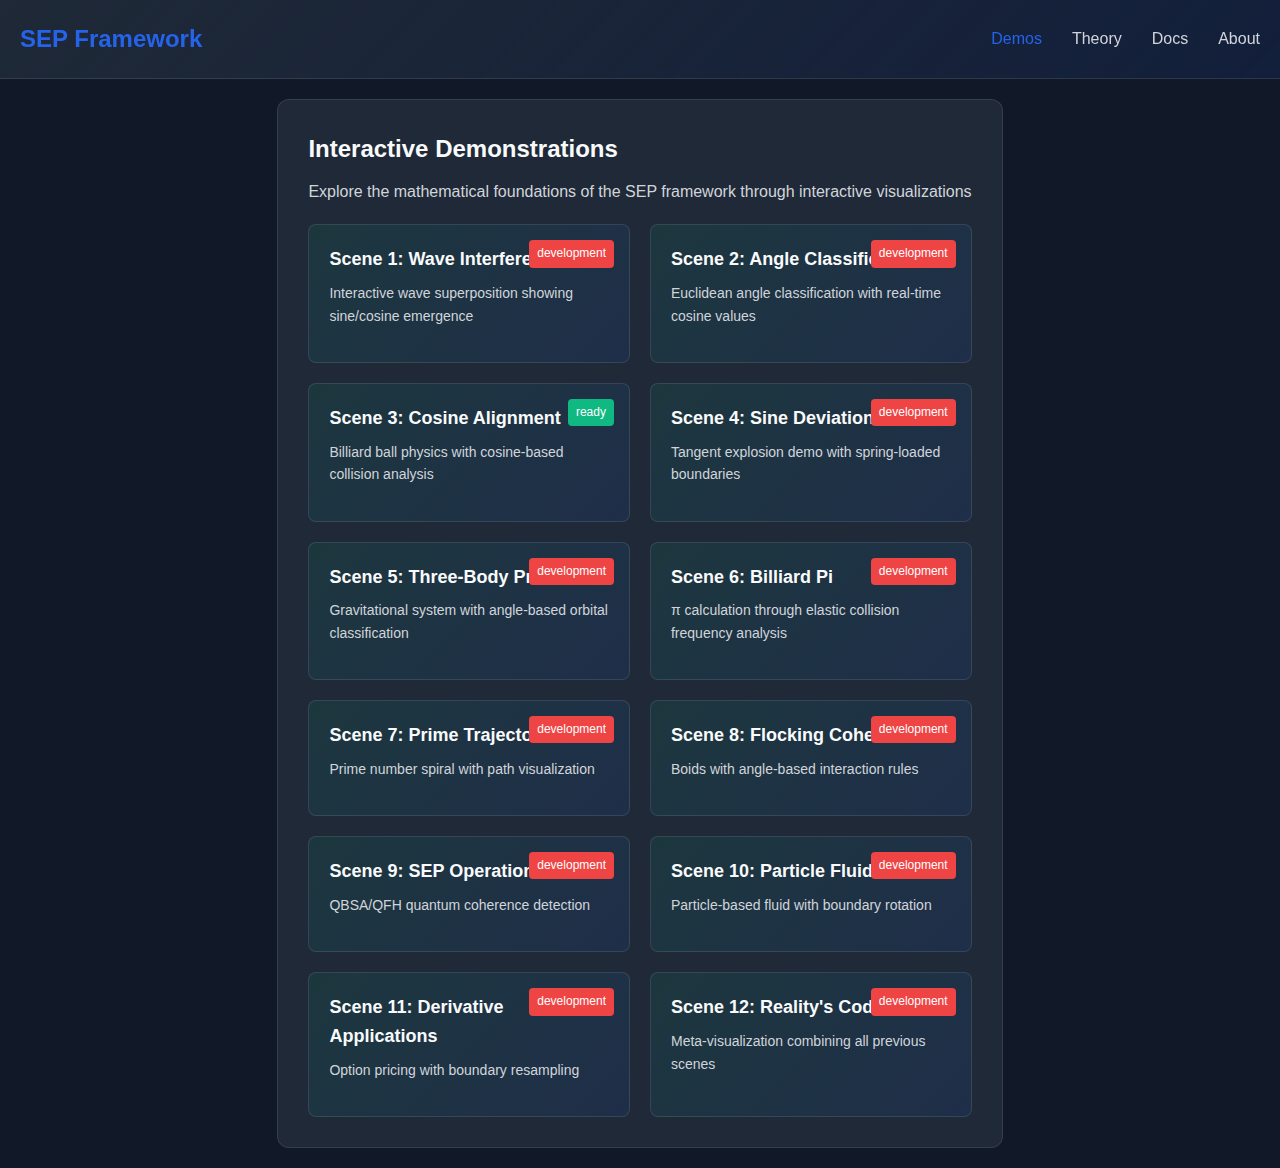
<file: integrate/sep_demo_base.html>
<!DOCTYPE html>
<html lang="en">
<head>
    <meta charset="UTF-8">
    <meta name="viewport" content="width=device-width, initial-scale=1.0">
    <title>SEP Framework - Interactive Demos</title>
    <style>
        :root {
            --primary-blue: #2563eb;
            --accent-green: #10b981;
            --warning-red: #ef4444;
            --neutral-gray: #6b7280;
            --background: #111827;
            --surface: #1f2937;
            --text-primary: #f9fafb;
            --text-secondary: #d1d5db;
        }

        * {
            margin: 0;
            padding: 0;
            box-sizing: border-box;
        }

        body {
            font-family: 'Inter', -apple-system, BlinkMacSystemFont, sans-serif;
            background: var(--background);
            color: var(--text-primary);
            line-height: 1.6;
            overflow-x: hidden;
        }

        .container {
            max-width: 1400px;
            margin: 0 auto;
            padding: 0 20px;
        }

        /* Header */
        .header {
            background: linear-gradient(135deg, var(--surface) 0%, rgba(37, 99, 235, 0.1) 100%);
            padding: 20px 0;
            border-bottom: 1px solid rgba(255, 255, 255, 0.1);
            position: sticky;
            top: 0;
            z-index: 100;
            backdrop-filter: blur(10px);
        }

        .header-content {
            display: flex;
            justify-content: space-between;
            align-items: center;
        }

        .logo {
            font-size: 24px;
            font-weight: 700;
            color: var(--primary-blue);
            text-decoration: none;
        }

        .nav {
            display: flex;
            gap: 30px;
        }

        .nav-item {
            color: var(--text-secondary);
            text-decoration: none;
            font-weight: 500;
            transition: color 0.3s ease;
            cursor: pointer;
        }

        .nav-item:hover, .nav-item.active {
            color: var(--primary-blue);
        }

        /* Main Content */
        .main-content {
            min-height: calc(100vh - 80px);
            display: flex;
            flex-direction: column;
        }

        .scene-selector {
            background: var(--surface);
            padding: 30px;
            margin: 20px 0;
            border-radius: 12px;
            border: 1px solid rgba(255, 255, 255, 0.1);
        }

        .scene-grid {
            display: grid;
            grid-template-columns: repeat(auto-fit, minmax(300px, 1fr));
            gap: 20px;
            margin-top: 20px;
        }

        .scene-card {
            background: linear-gradient(135deg, rgba(16, 185, 129, 0.1) 0%, rgba(37, 99, 235, 0.1) 100%);
            padding: 20px;
            border-radius: 8px;
            border: 1px solid rgba(255, 255, 255, 0.1);
            cursor: pointer;
            transition: all 0.3s ease;
            position: relative;
            overflow: hidden;
        }

        .scene-card:hover {
            transform: translateY(-2px);
            box-shadow: 0 8px 25px rgba(37, 99, 235, 0.2);
        }

        .scene-card.active {
            border-color: var(--primary-blue);
            background: linear-gradient(135deg, rgba(37, 99, 235, 0.2) 0%, rgba(16, 185, 129, 0.1) 100%);
        }

        .scene-title {
            font-size: 18px;
            font-weight: 600;
            color: var(--text-primary);
            margin-bottom: 8px;
        }

        .scene-description {
            font-size: 14px;
            color: var(--text-secondary);
            margin-bottom: 15px;
        }

        .scene-status {
            display: inline-block;
            padding: 4px 8px;
            border-radius: 4px;
            font-size: 12px;
            font-weight: 500;
            position: absolute;
            top: 15px;
            right: 15px;
        }

        .scene-status.ready {
            background: var(--accent-green);
            color: white;
        }

        .scene-status.development {
            background: var(--warning-red);
            color: white;
        }

        /* Demo Container */
        .demo-container {
            background: var(--surface);
            border-radius: 12px;
            padding: 30px;
            margin: 20px 0;
            border: 1px solid rgba(255, 255, 255, 0.1);
            min-height: 600px;
        }

        .demo-header {
            display: flex;
            justify-content: space-between;
            align-items: center;
            margin-bottom: 20px;
            padding-bottom: 20px;
            border-bottom: 1px solid rgba(255, 255, 255, 0.1);
        }

        .demo-title {
            font-size: 24px;
            font-weight: 700;
            color: var(--primary-blue);
        }

        .demo-controls {
            display: flex;
            gap: 15px;
        }

        .btn {
            padding: 8px 16px;
            border: none;
            border-radius: 6px;
            font-weight: 500;
            cursor: pointer;
            transition: all 0.3s ease;
            text-decoration: none;
            display: inline-flex;
            align-items: center;
            gap: 8px;
        }

        .btn-primary {
            background: var(--primary-blue);
            color: white;
        }

        .btn-primary:hover {
            background: #1d4ed8;
        }

        .btn-secondary {
            background: transparent;
            color: var(--text-secondary);
            border: 1px solid rgba(255, 255, 255, 0.2);
        }

        .btn-secondary:hover {
            background: rgba(255, 255, 255, 0.1);
            color: var(--text-primary);
        }

        /* Canvas and Demo Styles */
        .canvas-container {
            position: relative;
            border: 2px solid rgba(255, 255, 255, 0.1);
            border-radius: 8px;
            overflow: hidden;
            background: #000;
            margin: 20px 0;
        }

        .demo-canvas {
            display: block;
            width: 100%;
            height: auto;
            cursor: crosshair;
        }

        .canvas-overlay {
            position: absolute;
            top: 10px;
            left: 10px;
            background: rgba(0, 0, 0, 0.7);
            color: white;
            padding: 10px;
            border-radius: 4px;
            font-family: monospace;
            font-size: 12px;
            pointer-events: none;
        }

        .demo-info {
            display: grid;
            grid-template-columns: 1fr 1fr;
            gap: 30px;
            margin-top: 20px;
        }

        .info-panel {
            background: rgba(255, 255, 255, 0.05);
            padding: 20px;
            border-radius: 8px;
            border: 1px solid rgba(255, 255, 255, 0.1);
        }

        .info-title {
            font-size: 16px;
            font-weight: 600;
            color: var(--primary-blue);
            margin-bottom: 10px;
        }

        .legend {
            display: flex;
            flex-direction: column;
            gap: 8px;
        }

        .legend-item {
            display: flex;
            align-items: center;
            gap: 10px;
            font-size: 14px;
        }

        .legend-color {
            width: 16px;
            height: 16px;
            border-radius: 4px;
            border: 1px solid rgba(255, 255, 255, 0.2);
        }

        .parameters {
            display: flex;
            flex-direction: column;
            gap: 15px;
        }

        .parameter {
            display: flex;
            flex-direction: column;
            gap: 5px;
        }

        .parameter label {
            font-size: 14px;
            color: var(--text-secondary);
        }

        .parameter input[type="range"] {
            width: 100%;
            accent-color: var(--primary-blue);
        }

        .parameter-value {
            font-family: monospace;
            color: var(--primary-blue);
            font-size: 14px;
        }

        /* Responsive Design */
        @media (max-width: 768px) {
            .scene-grid {
                grid-template-columns: 1fr;
            }
            
            .demo-info {
                grid-template-columns: 1fr;
            }
            
            .nav {
                display: none;
            }
        }

        /* Loading and Error States */
        .loading {
            display: flex;
            justify-content: center;
            align-items: center;
            height: 400px;
            color: var(--text-secondary);
        }

        .error {
            background: rgba(239, 68, 68, 0.1);
            border: 1px solid rgba(239, 68, 68, 0.3);
            color: var(--warning-red);
            padding: 20px;
            border-radius: 8px;
            margin: 20px 0;
        }

        /* Animation utilities */
        .fade-in {
            animation: fadeIn 0.5s ease-in-out;
        }

        @keyframes fadeIn {
            from { opacity: 0; transform: translateY(20px); }
            to { opacity: 1; transform: translateY(0); }
        }

        .pulse {
            animation: pulse 2s cubic-bezier(0.4, 0, 0.6, 1) infinite;
        }

        @keyframes pulse {
            0%, 100% { opacity: 1; }
            50% { opacity: 0.5; }
        }
    </style>
</head>
<body>
    <header class="header">
        <div class="container">
            <div class="header-content">
                <a href="#" class="logo">SEP Framework</a>
                <nav class="nav">
                    <a href="#" class="nav-item active" data-section="demos">Demos</a>
                    <a href="#" class="nav-item" data-section="theory">Theory</a>
                    <a href="#" class="nav-item" data-section="documentation">Docs</a>
                    <a href="#" class="nav-item" data-section="about">About</a>
                </nav>
            </div>
        </div>
    </header>

    <main class="main-content">
        <div class="container">
            <section class="scene-selector" id="scene-selector">
                <h2 style="margin-bottom: 10px;">Interactive Demonstrations</h2>
                <p style="color: var(--text-secondary); margin-bottom: 20px;">
                    Explore the mathematical foundations of the SEP framework through interactive visualizations
                </p>
                
                <div class="scene-grid" id="scene-grid">
                    <!-- Scene cards will be populated by JavaScript -->
                </div>
            </section>

            <section class="demo-container" id="demo-container" style="display: none;">
                <div class="demo-header">
                    <h2 class="demo-title" id="demo-title">Demo Title</h2>
                    <div class="demo-controls">
                        <button class="btn btn-secondary" onclick="resetDemo()">Reset</button>
                        <button class="btn btn-primary" onclick="pauseDemo()">Pause</button>
                    </div>
                </div>
                
                <div class="canvas-container">
                    <canvas class="demo-canvas" id="demo-canvas" width="800" height="600"></canvas>
                    <div class="canvas-overlay" id="canvas-overlay">
                        <div id="fps-counter">FPS: --</div>
                        <div id="demo-stats"></div>
                    </div>
                </div>
                
                <div class="demo-info">
                    <div class="info-panel">
                        <h3 class="info-title">Legend</h3>
                        <div class="legend" id="demo-legend">
                            <!-- Legend items will be populated by active demo -->
                        </div>
                    </div>
                    
                    <div class="info-panel">
                        <h3 class="info-title">Parameters</h3>
                        <div class="parameters" id="demo-parameters">
                            <!-- Parameters will be populated by active demo -->
                        </div>
                    </div>
                </div>
            </section>
        </div>
    </main>

    <!-- Demo Scripts -->
    <script>
        // Global demo system
        class SEPDemoSystem {
            constructor() {
                this.demos = new Map();
                this.currentDemo = null;
                this.canvas = null;
                this.ctx = null;
                this.animationId = null;
                this.isPaused = false;
                
                this.initializeSystem();
                this.setupEventListeners();
            }
            
            initializeSystem() {
                this.canvas = document.getElementById('demo-canvas');
                this.ctx = this.canvas.getContext('2d');
                
                // High DPI support
                const dpr = window.devicePixelRatio || 1;
                const rect = this.canvas.getBoundingClientRect();
                this.canvas.width = rect.width * dpr;
                this.canvas.height = rect.height * dpr;
                this.canvas.style.width = rect.width + 'px';
                this.canvas.style.height = rect.height + 'px';
                this.ctx.scale(dpr, dpr);
                
                this.setupScenes();
            }
            
            setupScenes() {
                // Scene definitions
                const scenes = [
                    {
                        id: 'wave-interference',
                        title: 'Scene 1: Wave Interference',
                        description: 'Interactive wave superposition showing sine/cosine emergence',
                        status: 'development',
                        category: 'foundation'
                    },
                    {
                        id: 'angle-classification',
                        title: 'Scene 2: Angle Classification',
                        description: 'Euclidean angle classification with real-time cosine values',
                        status: 'development',
                        category: 'foundation'
                    },
                    {
                        id: 'cosine-alignment',
                        title: 'Scene 3: Cosine Alignment',
                        description: 'Billiard ball physics with cosine-based collision analysis',
                        status: 'ready',
                        category: 'physics'
                    },
                    {
                        id: 'sine-deviation',
                        title: 'Scene 4: Sine Deviation',
                        description: 'Tangent explosion demo with spring-loaded boundaries',
                        status: 'development',
                        category: 'physics'
                    },
                    {
                        id: 'three-body',
                        title: 'Scene 5: Three-Body Problem',
                        description: 'Gravitational system with angle-based orbital classification',
                        status: 'development',
                        category: 'physics'
                    },
                    {
                        id: 'billiard-pi',
                        title: 'Scene 6: Billiard Pi',
                        description: 'π calculation through elastic collision frequency analysis',
                        status: 'development',
                        category: 'emergence'
                    },
                    {
                        id: 'prime-trajectories',
                        title: 'Scene 7: Prime Trajectories',
                        description: 'Prime number spiral with path visualization',
                        status: 'development',
                        category: 'emergence'
                    },
                    {
                        id: 'flocking-coherence',
                        title: 'Scene 8: Flocking Coherence',
                        description: 'Boids with angle-based interaction rules',
                        status: 'development',
                        category: 'emergence'
                    },
                    {
                        id: 'qbsa-demo',
                        title: 'Scene 9: SEP Operationalization',
                        description: 'QBSA/QFH quantum coherence detection',
                        status: 'development',
                        category: 'sep'
                    },
                    {
                        id: 'navier-stokes',
                        title: 'Scene 10: Particle Fluid',
                        description: 'Particle-based fluid with boundary rotation',
                        status: 'development',
                        category: 'sep'
                    },
                    {
                        id: 'black-scholes',
                        title: 'Scene 11: Derivative Applications',
                        description: 'Option pricing with boundary resampling',
                        status: 'development',
                        category: 'applications'
                    },
                    {
                        id: 'unified-field',
                        title: 'Scene 12: Reality\'s Code',
                        description: 'Meta-visualization combining all previous scenes',
                        status: 'development',
                        category: 'applications'
                    }
                ];
                
                this.populateSceneGrid(scenes);
            }
            
            populateSceneGrid(scenes) {
                const sceneGrid = document.getElementById('scene-grid');
                sceneGrid.innerHTML = '';
                
                scenes.forEach(scene => {
                    const card = document.createElement('div');
                    card.className = 'scene-card';
                    card.dataset.sceneId = scene.id;
                    
                    card.innerHTML = `
                        <div class="scene-status ${scene.status}">${scene.status}</div>
                        <h3 class="scene-title">${scene.title}</h3>
                        <p class="scene-description">${scene.description}</p>
                    `;
                    
                    card.addEventListener('click', () => this.loadDemo(scene.id));
                    sceneGrid.appendChild(card);
                });
            }
            
            setupEventListeners() {
                // Navigation
                document.querySelectorAll('.nav-item').forEach(item => {
                    item.addEventListener('click', (e) => {
                        e.preventDefault();
                        this.switchSection(item.dataset.section);
                    });
                });
                
                // Canvas resize
                window.addEventListener('resize', () => {
                    if (this.currentDemo) {
                        this.resizeCanvas();
                    }
                });
                
                // Global keyboard shortcuts
                document.addEventListener('keydown', (e) => {
                    if (this.currentDemo) {
                        switch (e.key) {
                            case 'r':
                                this.resetDemo();
                                break;
                            case ' ':
                                e.preventDefault();
                                this.pauseDemo();
                                break;
                            case 'Escape':
                                this.closeDemo();
                                break;
                        }
                    }
                });
            }
            
            registerDemo(id, demoClass) {
                this.demos.set(id, demoClass);
            }
            
            loadDemo(id) {
                // Clean up previous demo
                if (this.currentDemo) {
                    this.currentDemo.destroy();
                    this.currentDemo = null;
                }
                
                if (this.animationId) {
                    cancelAnimationFrame(this.animationId);
                }
                
                // Check if demo exists
                if (!this.demos.has(id)) {
                    this.showError(`Demo "${id}" not found or not yet implemented.`);
                    return;
                }
                
                // Show demo container
                document.getElementById('scene-selector').style.display = 'none';
                document.getElementById('demo-container').style.display = 'block';
                
                // Update active scene card
                document.querySelectorAll('.scene-card').forEach(card => {
                    card.classList.remove('active');
                });
                document.querySelector(`[data-scene-id="${id}"]`).classList.add('active');
                
                // Load demo
                try {
                    const DemoClass = this.demos.get(id);
                    this.currentDemo = new DemoClass(this.canvas, this.ctx);
                    
                    // Update UI
                    document.getElementById('demo-title').textContent = this.currentDemo.title || 'Demo';
                    this.populateLegend(this.currentDemo.legend || []);
                    this.populateParameters(this.currentDemo.parameters || []);
                    
                    // Start animation loop
                    this.startAnimationLoop();
                    
                } catch (error) {
                    this.showError(`Failed to load demo: ${error.message}`);
                }
            }
            
            populateLegend(legend) {
                const legendContainer = document.getElementById('demo-legend');
                legendContainer.innerHTML = '';
                
                legend.forEach(item => {
                    const legendItem = document.createElement('div');
                    legendItem.className = 'legend-item';
                    legendItem.innerHTML = `
                        <div class="legend-color" style="background-color: ${item.color}"></div>
                        <span>${item.label}</span>
                    `;
                    legendContainer.appendChild(legendItem);
                });
            }
            
            populateParameters(parameters) {
                const paramContainer = document.getElementById('demo-parameters');
                paramContainer.innerHTML = '';
                
                parameters.forEach(param => {
                    const paramDiv = document.createElement('div');
                    paramDiv.className = 'parameter';
                    
                    const label = document.createElement('label');
                    label.textContent = param.label;
                    
                    const input = document.createElement('input');
                    input.type = 'range';
                    input.min = param.min;
                    input.max = param.max;
                    input.step = param.step || 0.1;
                    input.value = param.value;
                    
                    const valueDisplay = document.createElement('span');
                    valueDisplay.className = 'parameter-value';
                    valueDisplay.textContent = param.value;
                    
                    input.addEventListener('input', (e) => {
                        const value = parseFloat(e.target.value);
                        valueDisplay.textContent = value.toFixed(2);
                        if (this.currentDemo && this.currentDemo.updateParameter) {
                            this.currentDemo.updateParameter(param.id, value);
                        }
                    });
                    
                    paramDiv.appendChild(label);
                    paramDiv.appendChild(input);
                    paramDiv.appendChild(valueDisplay);
                    paramContainer.appendChild(paramDiv);
                });
            }
            
            startAnimationLoop() {
                let lastTime = 0;
                let frameCount = 0;
                let lastFpsUpdate = 0;
                
                const animate = (currentTime) => {
                    if (this.isPaused) {
                        this.animationId = requestAnimationFrame(animate);
                        return;
                    }
                    
                    const deltaTime = Math.min((currentTime - lastTime) / 16.67, 2);
                    lastTime = currentTime;
                    
                    // Update FPS counter
                    frameCount++;
                    if (currentTime - lastFpsUpdate >= 1000) {
                        document.getElementById('fps-counter').textContent = `FPS: ${frameCount}`;
                        frameCount = 0;
                        lastFpsUpdate = currentTime;
                    }
                    
                    // Update demo
                    if (this.currentDemo && this.currentDemo.update) {
                        this.currentDemo.update(deltaTime);
                    }
                    
                    // Render demo
                    if (this.currentDemo && this.currentDemo.render) {
                        this.currentDemo.render(this.ctx);
                    }
                    
                    // Update stats
                    if (this.currentDemo && this.currentDemo.getStats) {
                        const stats = this.currentDemo.getStats();
                        document.getElementById('demo-stats').innerHTML = 
                            Object.entries(stats).map(([key, value]) => `${key}: ${value}`).join('<br>');
                    }
                    
                    this.animationId = requestAnimationFrame(animate);
                };
                
                this.animationId = requestAnimationFrame(animate);
            }
            
            resizeCanvas() {
                const rect = this.canvas.getBoundingClientRect();
                const dpr = window.devicePixelRatio || 1;
                this.canvas.width = rect.width * dpr;
                this.canvas.height = rect.height * dpr;
                this.canvas.style.width = rect.width + 'px';
                this.canvas.style.height = rect.height + 'px';
                this.ctx.scale(dpr, dpr);
                
                if (this.currentDemo && this.currentDemo.resize) {
                    this.currentDemo.resize(rect.width, rect.height);
                }
            }
            
            showError(message) {
                const demoContainer = document.getElementById('demo-container');
                demoContainer.innerHTML = `
                    <div class="error">
                        <h3>Error</h3>
                        <p>${message}</p>
                        <button class="btn btn-primary" onclick="demoSystem.closeDemo()">Back to Demos</button>
                    </div>
                `;
                demoContainer.style.display = 'block';
                document.getElementById('scene-selector').style.display = 'none';
            }
            
            closeDemo() {
                if (this.currentDemo) {
                    this.currentDemo.destroy();
                    this.currentDemo = null;
                }
                
                if (this.animationId) {
                    cancelAnimationFrame(this.animationId);
                }
                
                document.getElementById('demo-container').style.display = 'none';
                document.getElementById('scene-selector').style.display = 'block';
                
                document.querySelectorAll('.scene-card').forEach(card => {
                    card.classList.remove('active');
                });
            }
            
            resetDemo() {
                if (this.currentDemo && this.currentDemo.reset) {
                    this.currentDemo.reset();
                }
            }
            
            pauseDemo() {
                this.isPaused = !this.isPaused;
                const pauseBtn = document.querySelector('.demo-controls .btn-primary');
                pauseBtn.textContent = this.isPaused ? 'Resume' : 'Pause';
            }
            
            switchSection(section) {
                document.querySelectorAll('.nav-item').forEach(item => {
                    item.classList.remove('active');
                });
                document.querySelector(`[data-section="${section}"]`).classList.add('active');
                
                // Handle section switching logic here
                // For now, just show/hide demos
                if (section === 'demos') {
                    this.closeDemo();
                }
            }
        }
        
        // Global functions for demo controls
        function resetDemo() {
            if (window.demoSystem) {
                window.demoSystem.resetDemo();
            }
        }
        
        function pauseDemo() {
            if (window.demoSystem) {
                window.demoSystem.pauseDemo();
            }
        }
        
        // Initialize the demo system when DOM is ready
        document.addEventListener('DOMContentLoaded', () => {
            window.demoSystem = new SEPDemoSystem();
        });
    </script>
</body>
</html>
</file>
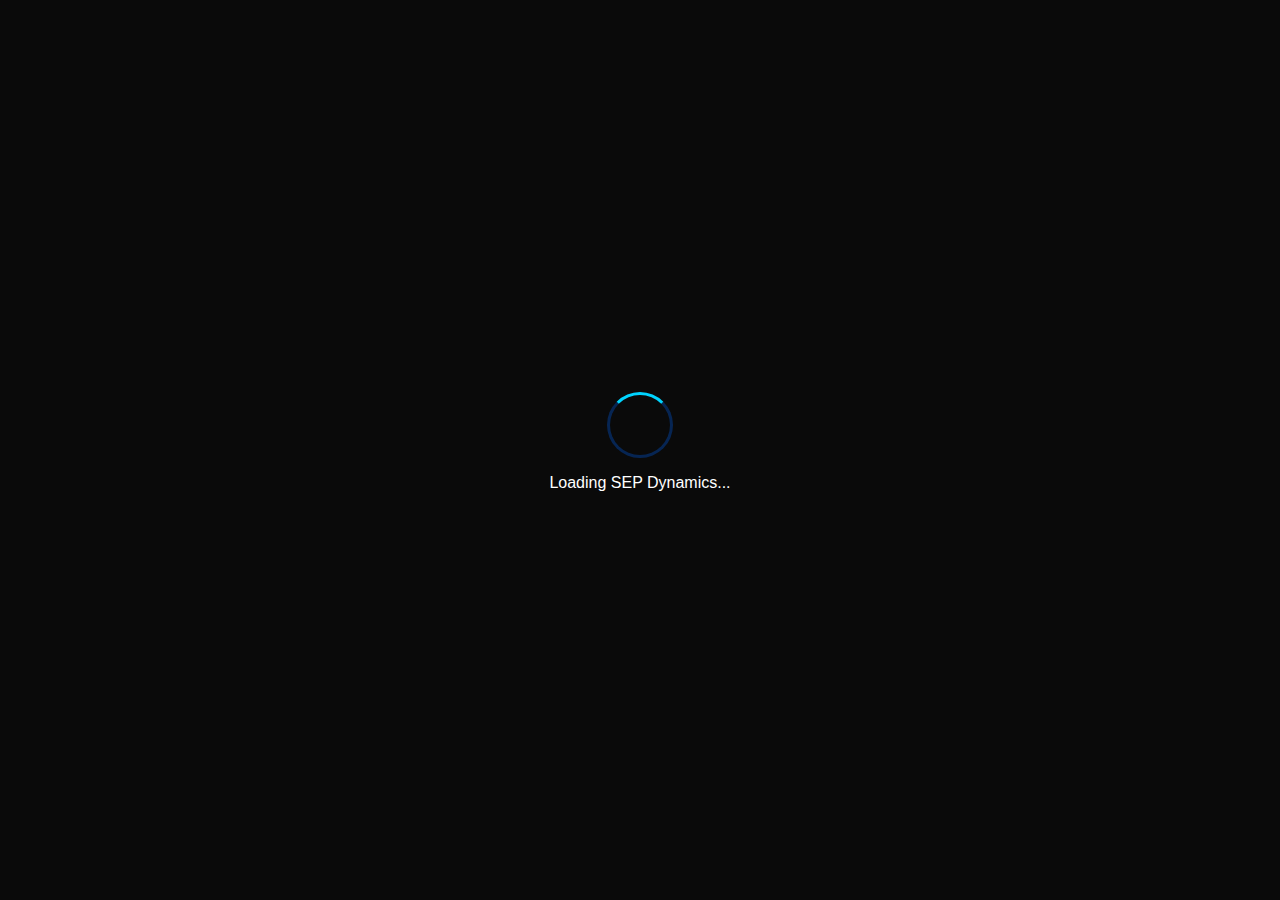
<file: assets/js/demos/demo.html>
<!DOCTYPE html>
<html lang="en">
<head>
    <meta charset="UTF-8">
    <meta name="viewport" content="width=device-width, initial-scale=1.0">
    <title>SEP Demo</title>
    <style>
        html, body {
            margin: 0;
            padding: 0;
            height: 100%;
            overflow: hidden;
            background: #0a0a0a;
            color: #ffffff;
            font-family: Arial, sans-serif;
        }
        #demo-canvas {
            width: 100%;
            height: 100%;
            display: block;
        }
        .loading-screen {
            position: fixed;
            top: 0;
            left: 0;
            width: 100%;
            height: 100%;
            background: #0a0a0a;
            display: flex;
            align-items: center;
            justify-content: center;
            z-index: 1000;
            opacity: 0;
            visibility: hidden;
            transition: opacity 0.3s;
        }
        .loading-screen.active {
            opacity: 1;
            visibility: visible;
        }
        .loading-spinner {
            width: 60px;
            height: 60px;
            border: 3px solid rgba(0, 102, 255, 0.3);
            border-radius: 50%;
            border-top-color: #00d4ff;
            animation: spin 1s linear infinite;
            margin: 0 auto 1rem;
        }
        @keyframes spin { to { transform: rotate(360deg); } }
    </style>
</head>
<body>
    <div class="loading-screen active" id="loadingScreen">
        <div>
            <div class="loading-spinner"></div>
            <p>Loading SEP Dynamics...</p>
        </div>
    </div>
    <canvas id="demo-canvas"></canvas>
    <script type="module">
        import { initializeApp } from './app-loader.js';

        const hideLoading = () => {
            document.getElementById('loadingScreen').classList.remove('active');
        };

        const params = new URLSearchParams(window.location.search);
        const sceneParam = params.get('scene');

        const start = async () => {
            await initializeApp();
            const wait = setInterval(() => {
                if (window.sepApp) {
                    if (sceneParam) {
                        window.sepApp.changeScene(sceneParam);
                    }
                    hideLoading();
                    clearInterval(wait);
                }
            }, 50);
        };

        start();
    </script>
</body>
</html>
</file>
